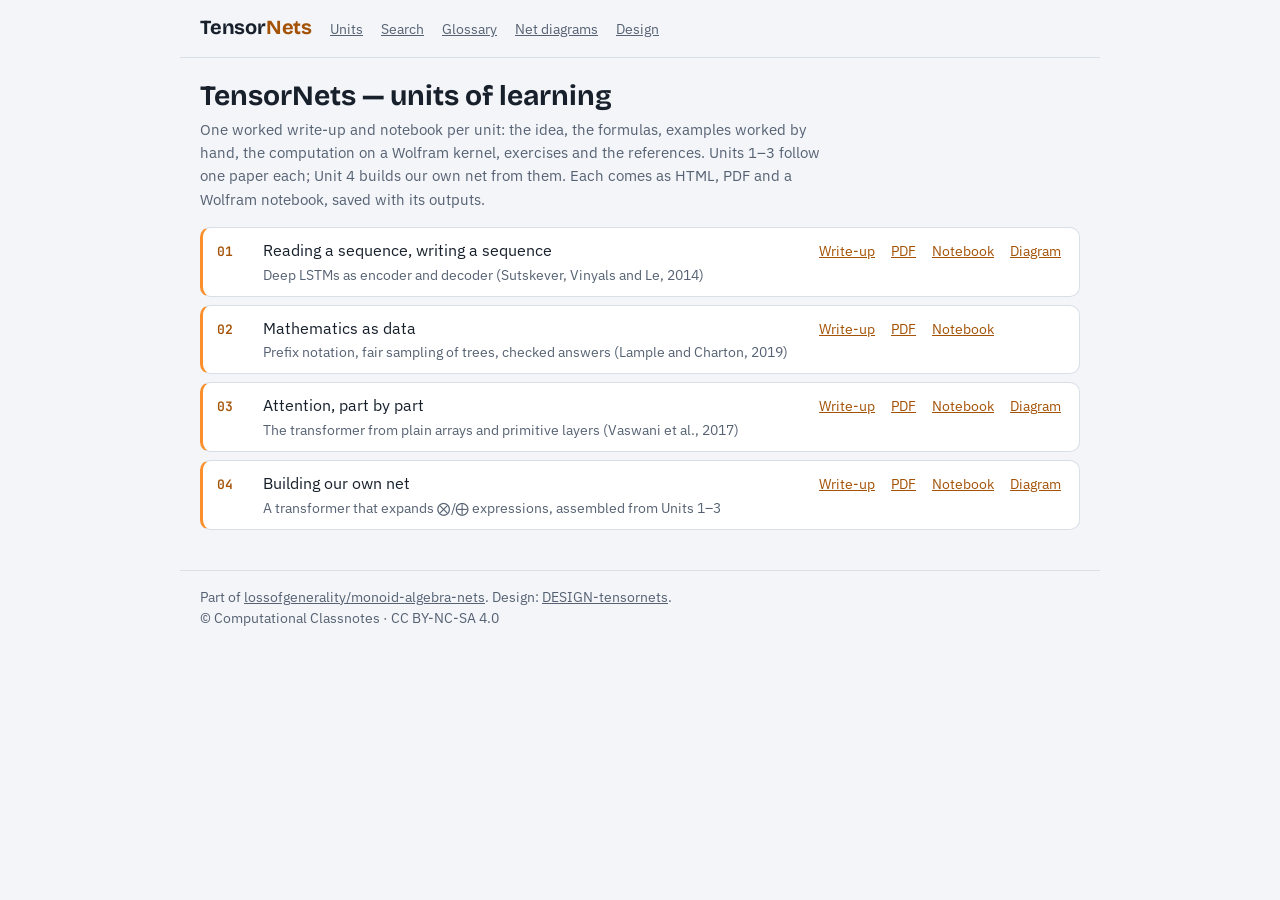
<file: index.html>
<!DOCTYPE html>
<html lang="en"><head><meta charset="utf-8"><meta name="viewport" content="width=device-width, initial-scale=1">
<title>TensorNets</title>
<meta http-equiv="refresh" content="0; url=docs/units/index.html">
</head><body style="font:16px system-ui;margin:40px">
<p><a href="docs/units/index.html">TensorNets · Units of learning</a> · <a href="docs/design.html">design</a> · <a href="docs/glossary.html">glossary</a> · <a href="docs/net-diagrams.html">net diagrams</a> · <a href="search.html">search</a></p>
<p>© 2026 Computational Classnotes · CC BY-NC-SA 4.0</p>
</body></html>
</file>
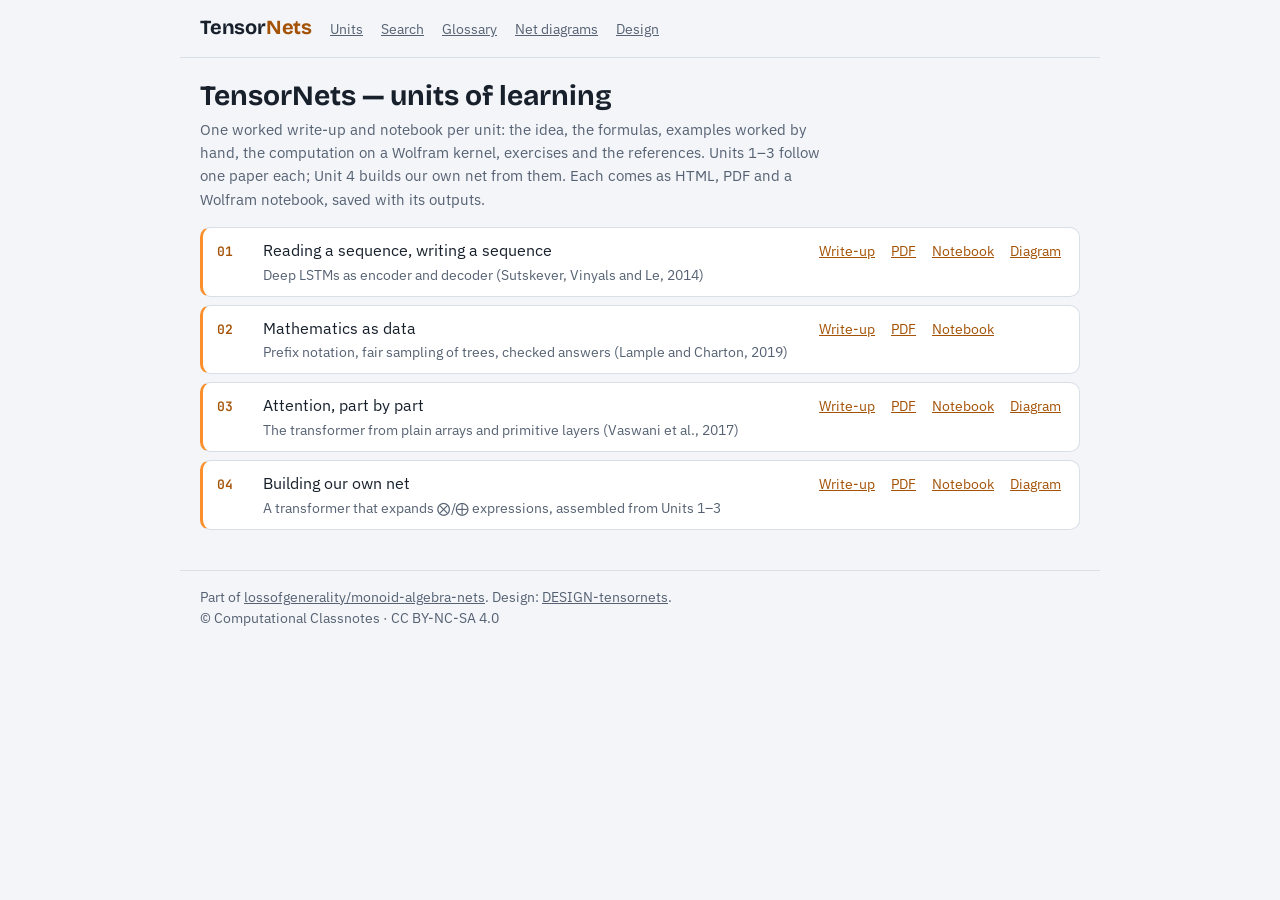
<file: docs/units/index.html>
<!DOCTYPE html>
<html lang="en"><head><meta charset="utf-8"><meta name="viewport" content="width=device-width, initial-scale=1">
<title>TensorNets — units of learning · Computational Classnotes</title>
<link rel="stylesheet" href="../../brand/ccn-tokens.css">
<style>
*{box-sizing:border-box} body{margin:0;background:var(--ccn-page);color:var(--ccn-ink);font:16px/1.55 var(--ccn-f-body)}
.top{display:flex;flex-wrap:wrap;gap:6px 18px;align-items:baseline;max-width:920px;margin:0 auto;padding:16px 20px;border-bottom:1px solid var(--ccn-line)}
.wm{font:700 20px/1.1 var(--ccn-f-display);letter-spacing:-.01em;white-space:nowrap;color:inherit;text-decoration:none} .wm b{color:var(--ccn-orange-ink)}
.top a.l{color:var(--ccn-soft);font-size:14px} .top a.l:first-of-type{margin-left:auto}
main{max-width:920px;margin:0 auto;padding:22px 20px 40px}
h1{font:700 clamp(24px,2.4vw,28px)/1.15 var(--ccn-f-display);margin:0 0 6px} .lede{color:var(--ccn-soft);font-size:15px;margin:0 0 16px;max-width:72ch}
footer{max-width:920px;margin:0 auto;padding:16px 20px 40px;color:var(--ccn-soft);font-size:13.5px;border-top:1px solid var(--ccn-line)} footer a{color:inherit}

ol{list-style:none;margin:0;padding:0;display:grid;gap:8px}
li{display:grid;grid-template-columns:34px 1fr auto;gap:12px;align-items:baseline;padding:10px 14px;background:var(--ccn-panel);border:1px solid var(--ccn-line);border-radius:10px}
li.on{border-left:3px solid var(--ccn-orange)}
.n{font:600 13px var(--ccn-f-mono);color:var(--ccn-soft)} li.on .n{color:var(--ccn-orange-ink)}
.t small{display:block;color:var(--ccn-soft);font-size:13.5px;margin-top:2px}
li .l{min-width:246px} .l a{color:var(--ccn-orange-ink);margin-left:12px;font-size:14px} li .l a:first-child{margin-left:0}
@media (max-width:640px){li{grid-template-columns:28px 1fr} li .l{grid-column:2;min-width:0} .l a:first-child{margin-left:0}}
</style></head><body>
<div class="top"><a class="wm" href="../../docs/units/index.html">Tensor<b>Nets</b></a><a class="l" href="../../docs/units/index.html">Units</a><a class="l" href="../../search.html">Search</a><a class="l" href="../../docs/glossary.html">Glossary</a><a class="l" href="../../docs/net-diagrams.html">Net diagrams</a><a class="l" href="../../docs/design.html">Design</a></div>
<main><h1>TensorNets — units of learning</h1><p class="lede">One worked write-up and notebook per unit: the idea, the formulas, examples worked by hand, the computation on a Wolfram kernel, exercises and the references. Units 1–3 follow one paper each; Unit 4 builds our own net from them. Each comes as HTML, PDF and a Wolfram notebook, saved with its outputs.</p><ol><li class="on"><span class="n">01</span><span class="t">Reading a sequence, writing a sequence<small>Deep LSTMs as encoder and decoder (Sutskever, Vinyals and Le, 2014)</small></span><span class="l"><a href="01-seq2seq.html">Write-up</a> <a href="01-seq2seq.pdf">PDF</a> <a href="../../unit1_seq2seq.nb" download>Notebook</a> <a href="https://lossofgenerality.github.io/ccn-nets/editor/net-diagram-editor.html?example=seq2seq">Diagram</a></span></li><li class="on"><span class="n">02</span><span class="t">Mathematics as data<small>Prefix notation, fair sampling of trees, checked answers (Lample and Charton, 2019)</small></span><span class="l"><a href="02-symbolic-data.html">Write-up</a> <a href="02-symbolic-data.pdf">PDF</a> <a href="../../unit2_symbolic_data.nb" download>Notebook</a></span></li><li class="on"><span class="n">03</span><span class="t">Attention, part by part<small>The transformer from plain arrays and primitive layers (Vaswani et al., 2017)</small></span><span class="l"><a href="03-transformer.html">Write-up</a> <a href="03-transformer.pdf">PDF</a> <a href="../../unit3_transformer.nb" download>Notebook</a> <a href="https://lossofgenerality.github.io/ccn-nets/editor/net-diagram-editor.html?example=transformer">Diagram</a></span></li><li class="on"><span class="n">04</span><span class="t">Building our own net<small>A transformer that expands ⨂/⨁ expressions, assembled from Units 1–3</small></span><span class="l"><a href="04-build-your-own.html">Write-up</a> <a href="04-build-your-own.pdf">PDF</a> <a href="../../unit4_build_your_own.nb" download>Notebook</a> <a href="https://lossofgenerality.github.io/ccn-nets/editor/net-diagram-editor.html?example=ownet">Diagram</a></span></li></ol></main>
<footer>Part of <a href="https://github.com/lossofgenerality/monoid-algebra-nets">lossofgenerality/monoid-algebra-nets</a>. Design: <a href="../design.html">DESIGN-tensornets</a>.<br>© Computational Classnotes · CC BY-NC-SA 4.0</footer>
</body></html>
</file>
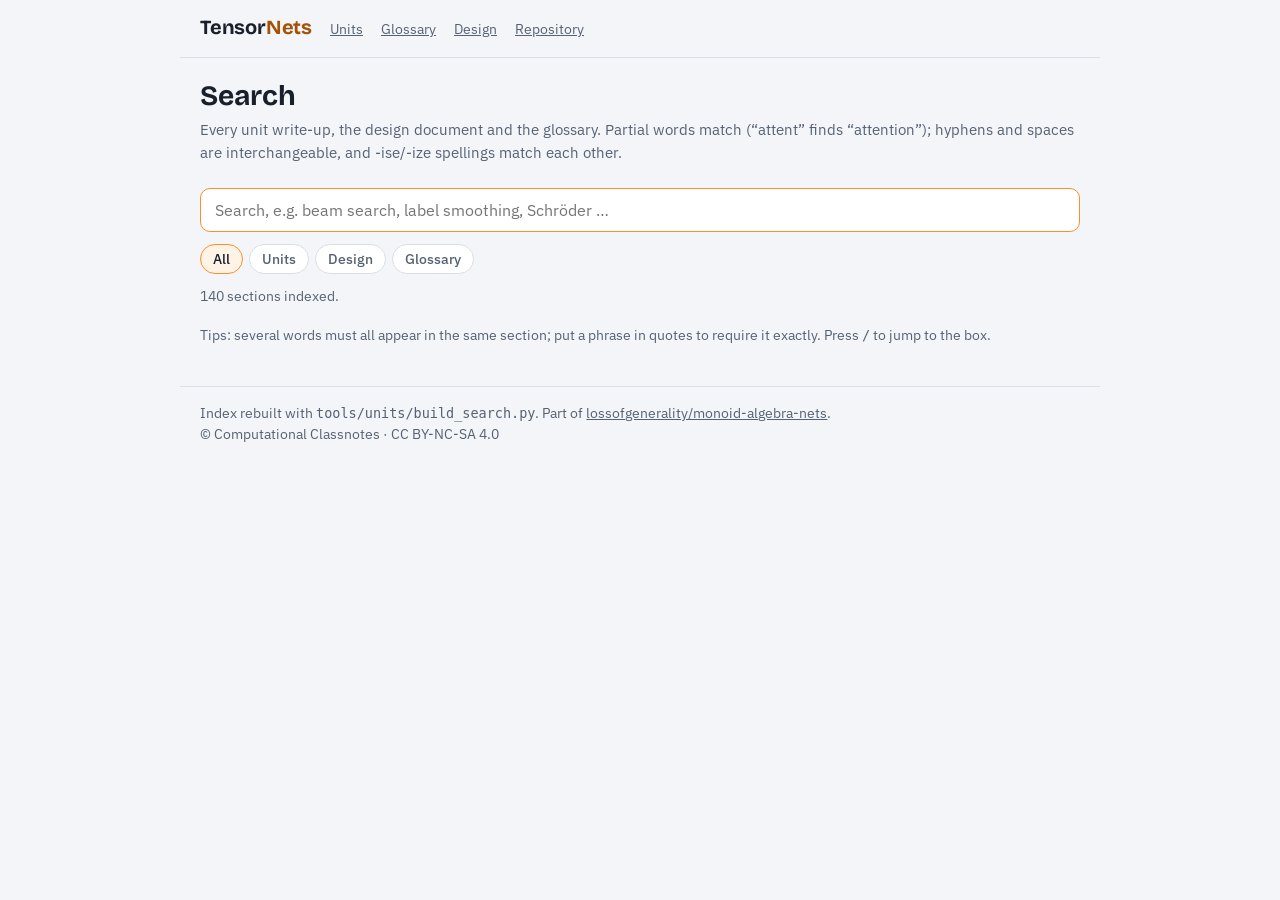
<file: search.html>
<!DOCTYPE html>
<html lang="en">
<head>
<meta charset="utf-8">
<meta name="viewport" content="width=device-width, initial-scale=1">
<title>Search — TensorNets · Computational Classnotes</title>
<link rel="stylesheet" href="brand/ccn-tokens.css">
<style>
*{box-sizing:border-box}
body{margin:0;background:var(--ccn-page);color:var(--ccn-ink);font:16px/1.55 var(--ccn-f-body)}
.top{display:flex;flex-wrap:wrap;gap:6px 18px;align-items:baseline;max-width:920px;margin:0 auto;padding:16px 20px;border-bottom:1px solid var(--ccn-line)}
.wm{font:700 20px/1.1 var(--ccn-f-display);letter-spacing:-.01em;white-space:nowrap;color:inherit;text-decoration:none}
.wm b{color:var(--ccn-orange-ink)}
.top a.l{color:var(--ccn-soft);font-size:14px} .top a.l:first-of-type{margin-left:auto}
main{max-width:920px;margin:0 auto;padding:22px 20px 40px}
h1{font:700 clamp(24px,2.4vw,28px)/1.15 var(--ccn-f-display);margin:0 0 6px}
p.lede{margin:0 0 16px;color:var(--ccn-soft);font-size:15px}
.box{display:flex;gap:8px;position:sticky;top:0;background:var(--ccn-page);padding:8px 0 10px;z-index:2}
#q{flex:1;font:16px var(--ccn-f-body);padding:11px 14px;border:1.5px solid var(--ccn-line);border-radius:10px;background:var(--ccn-panel);color:var(--ccn-ink);outline:none}
#q:focus{border-color:var(--ccn-orange)}
.filters{display:flex;flex-wrap:wrap;gap:6px;margin:2px 0 12px}
.filters button{font:500 13.5px var(--ccn-f-body);padding:5px 12px;border-radius:999px;border:1px solid var(--ccn-line);background:var(--ccn-panel);color:var(--ccn-soft);cursor:pointer}
.filters button.on{border-color:var(--ccn-orange);color:var(--ccn-ink);background:var(--ccn-orange-tint)}
#count{font-size:13.5px;color:var(--ccn-soft);margin:0 0 10px}
.r{display:block;text-decoration:none;color:inherit;background:var(--ccn-panel);border:1px solid var(--ccn-line);border-radius:10px;padding:12px 16px;margin-bottom:9px}
.r:hover,.r:focus{border-color:var(--ccn-orange);outline:none}
.r .src{font:600 11.5px var(--ccn-f-mono);letter-spacing:.06em;text-transform:uppercase;color:var(--ccn-orange-ink)}
.r .ttl{font:700 16.5px/1.3 var(--ccn-f-display);margin:2px 0 4px}
.r .ttl span{font:400 14px var(--ccn-f-body);color:var(--ccn-soft)}
.r .snip{font-size:14.5px;color:var(--ccn-ink)}
mark{background:#ffe0bf;color:inherit;border-radius:3px;padding:0 1px}
.empty{color:var(--ccn-soft);padding:20px 0}
.tips{font-size:13.5px;color:var(--ccn-soft);margin-top:18px}
footer{max-width:920px;margin:0 auto;padding:16px 20px 40px;color:var(--ccn-soft);font-size:13.5px;border-top:1px solid var(--ccn-line)}
footer a{color:inherit}
</style>
</head>
<body>
<div class="top"><a class="wm" href="docs/units/index.html">Tensor<b>Nets</b></a>
<a class="l" href="docs/units/index.html">Units</a><a class="l" href="docs/glossary.html">Glossary</a><a class="l" href="docs/design.html">Design</a><a class="l" href="https://github.com/lossofgenerality/monoid-algebra-nets">Repository</a></div>
<main>
<h1>Search</h1>
<p class="lede">Every unit write-up, the design document and the glossary. Partial words match (“attent” finds “attention”); hyphens and spaces are interchangeable, and -ise/-ize spellings match each other.</p>
<div class="box"><input id="q" type="search" placeholder="Search, e.g. beam search, label smoothing, Schröder …" autocomplete="off" autofocus aria-label="Search TensorNets"></div>
<div class="filters" role="group" aria-label="Filter by source">
<button data-f="" class="on">All</button><button data-f="Unit">Units</button><button data-f="Design">Design</button><button data-f="Glossary">Glossary</button></div>
<div id="count" aria-live="polite"></div>
<div id="res"></div>
<div class="tips">Tips: several words must all appear in the same section; put a phrase in quotes to require it exactly. Press <kbd>/</kbd> to jump to the box.</div>
</main>
<footer>Index rebuilt with <code>tools/units/build_search.py</code>. Part of <a href="https://github.com/lossofgenerality/monoid-algebra-nets">lossofgenerality/monoid-algebra-nets</a>.<br>© Computational Classnotes · CC BY-NC-SA 4.0</footer>
<script>
(() => {
  const SUB = { '₀':'0','₁':'1','₂':'2','₃':'3','₄':'4','₅':'5','₆':'6','₇':'7','₈':'8','₉':'9','⁰':'0','¹':'1','²':'2','³':'3','⁴':'4','⁵':'5','⁶':'6','⁷':'7','⁸':'8','⁹':'9','ₙ':'n','ₓ':'x' };
  // normalise a string, keeping a map from each normalised character back to the original index
  function norm(s) {
    let out = '', map = [];
    for (let i = 0; i < s.length; i++) {
      let c = SUB[s[i]] || s[i];
      c = c.normalize('NFD').replace(/[̀-ͯ]/g, '').toLowerCase();
      if (/[\-‐‑‒–—−_\s]/.test(c)) c = ' ';
      for (const ch of c) {
        if (ch === ' ' && out.endsWith(' ')) continue;
        out += ch; map.push(i);
      }
    }
    // -ise / -ize, -isation / -ization
    out = out.replace(/iz/g, 'is');
    return { out, map };
  }
  let DATA = [], filt = '';
  const $ = id => document.getElementById(id), q = $('q');
  const esc = s => s.replace(/[&<>"]/g, c => ({ '&': '&amp;', '<': '&lt;', '>': '&gt;', '"': '&quot;' }[c]));
  function terms(raw) {
    const t = [], re = /"([^"]+)"|(\S+)/g; let m;
    while ((m = re.exec(raw))) { const n = norm(m[1] || m[2]).out.trim(); if (n) t.push(n); }
    // a query typed with hyphens ("random-walk") also arrives as one phrase "random walk"
    return t;
  }
  function snippet(e, ts) {
    const N = e.nx || (e.nx = norm(e.x));
    let pos = -1, len = 0;
    for (const t of ts) { const p = N.out.indexOf(t); if (p >= 0 && (pos < 0 || p < pos)) { pos = p; len = t.length; } }
    if (pos < 0) return esc(e.x.slice(0, 200)) + (e.x.length > 200 ? ' …' : '');
    const a = N.map[pos], b = (N.map[pos + len - 1] ?? a) + 1;
    const from = Math.max(0, a - 90), to = Math.min(e.x.length, b + 140);
    let s = esc(e.x.slice(from, to));
    // highlight every term occurrence inside the window
    const W = norm(e.x.slice(from, to)), marks = [];
    for (const t of ts) { let p = -1; while ((p = W.out.indexOf(t, p + 1)) >= 0) marks.push([W.map[p], (W.map[p + t.length - 1] ?? W.map[p]) + 1]); }
    marks.sort((x, y) => x[0] - y[0]);
    const raw = e.x.slice(from, to); let html = '', at = 0;
    for (const [x, y] of marks) { if (x < at) continue; html += esc(raw.slice(at, x)) + '<mark>' + esc(raw.slice(x, y)) + '</mark>'; at = y; }
    html += esc(raw.slice(at));
    return (from > 0 ? '… ' : '') + html + (to < e.x.length ? ' …' : '');
  }
  function run() {
    const raw = q.value.trim(), ts = terms(raw), res = $('res');
    history.replaceState(null, '', raw ? '?q=' + encodeURIComponent(raw) : location.pathname);
    if (!ts.length) { res.innerHTML = ''; $('count').textContent = DATA.length + ' sections indexed.'; return; }
    const hits = [];
    for (const e of DATA) {
      if (filt && e.s !== filt) continue;
      const N = e.nx || (e.nx = norm(e.x)), H = e.nh || (e.nh = norm(e.t + ' ' + e.h).out);
      if (!ts.every(t => N.out.includes(t) || H.includes(t))) continue;
      let score = 0;
      for (const t of ts) { score += (H.includes(t) ? 8 : 0) + Math.min(5, N.out.split(t).length - 1); }
      if (ts.length > 1 && N.out.includes(ts.join(' '))) score += 10;
      hits.push([score, e]);
    }
    hits.sort((a, b) => b[0] - a[0]);
    $('count').textContent = hits.length ? hits.length + ' section' + (hits.length > 1 ? 's' : '') + ' found' : '';
    res.innerHTML = hits.length ? hits.slice(0, 60).map(([, e]) =>
      `<a class="r" href="${esc(e.u)}"><div class="src">${esc(e.s)} · ${esc(e.t)}</div><div class="ttl">${esc(e.h)}</div><div class="snip">${snippet(e, ts)}</div></a>`).join('')
      : '<div class="empty">No section contains all of these words. Try fewer words or part of a word.</div>';
  }
  document.querySelectorAll('.filters button').forEach(b => b.onclick = () => {
    document.querySelectorAll('.filters button').forEach(x => x.classList.toggle('on', x === b)); filt = b.dataset.f; run(); });
  let t; q.addEventListener('input', () => { clearTimeout(t); t = setTimeout(run, 120); });
  addEventListener('keydown', e => { if (e.key === '/' && document.activeElement !== q) { e.preventDefault(); q.focus(); q.select(); } });
  fetch('search-index.json').then(r => r.json()).then(d => {
    DATA = d; const p = new URLSearchParams(location.search).get('q'); if (p) q.value = p; run();
  }).catch(() => { $('count').textContent = 'The search index could not be loaded.'; });
})();
</script>
</body>
</html>
</file>
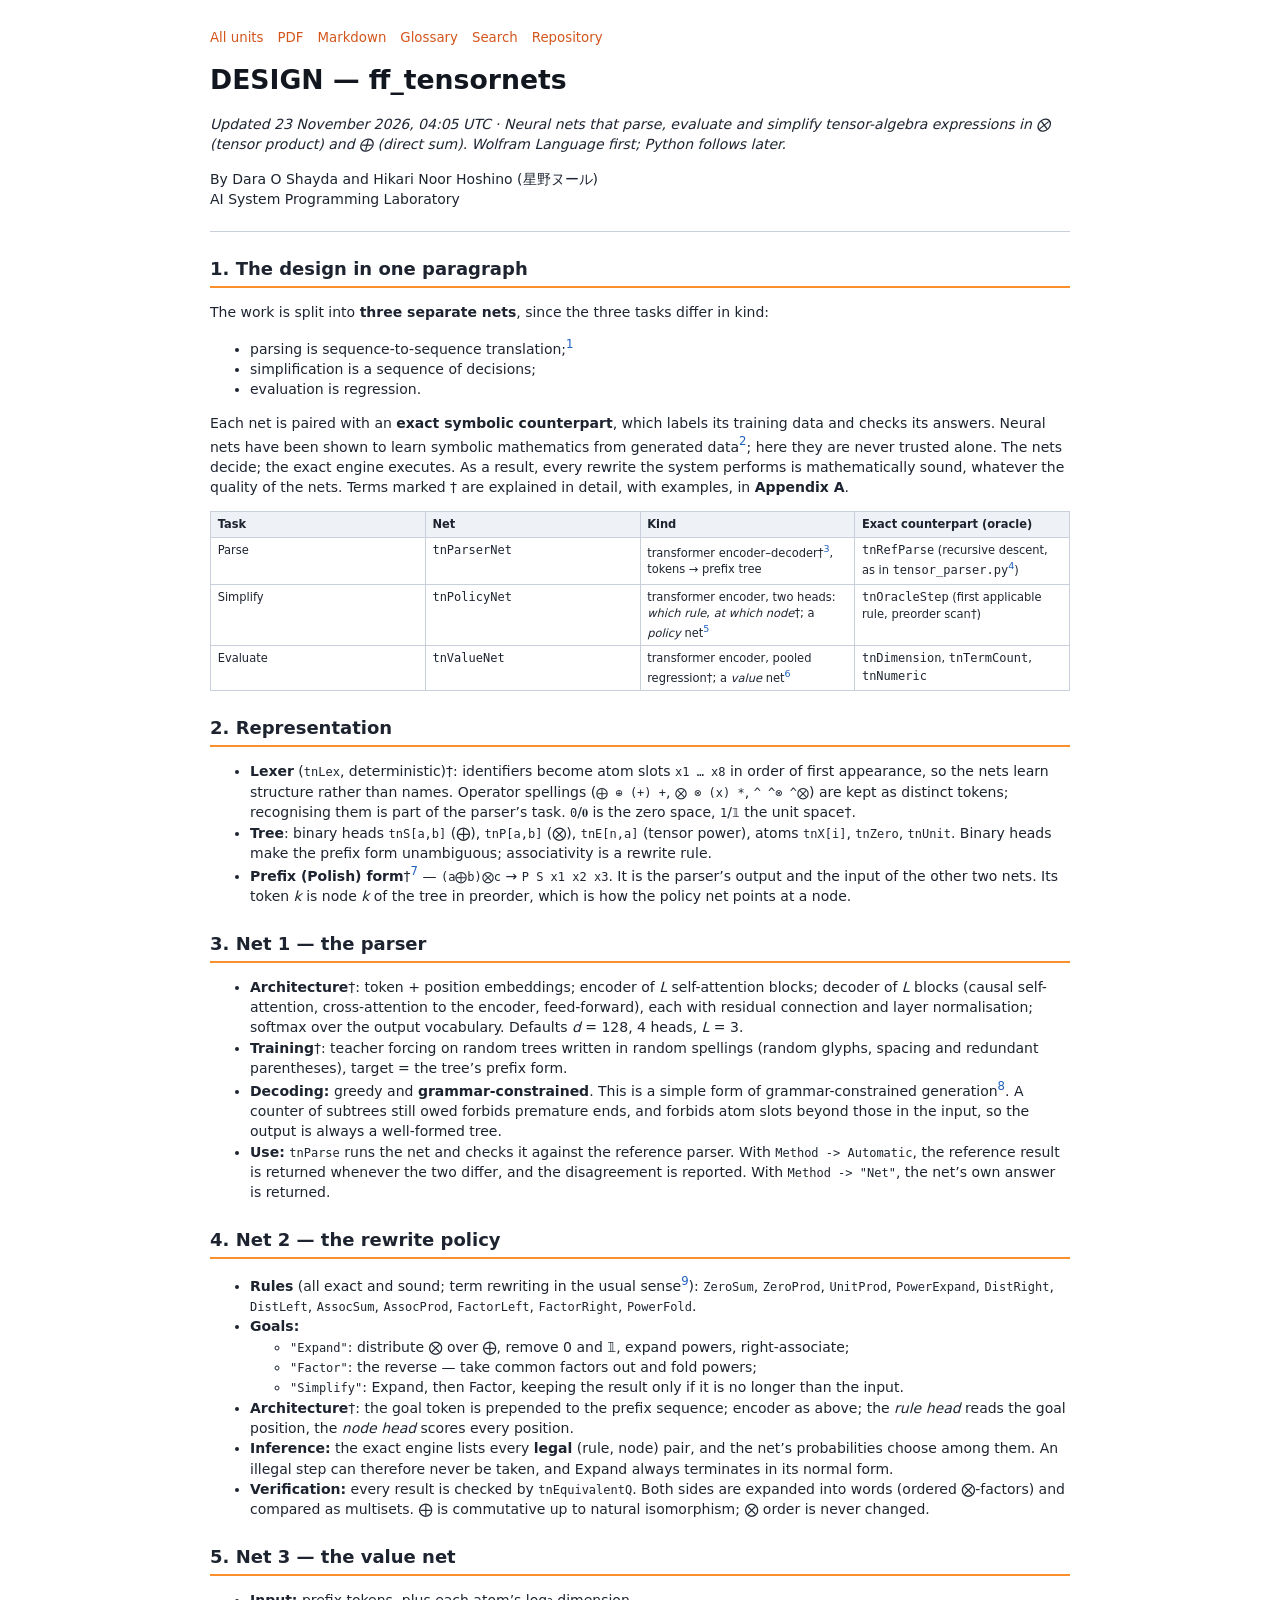
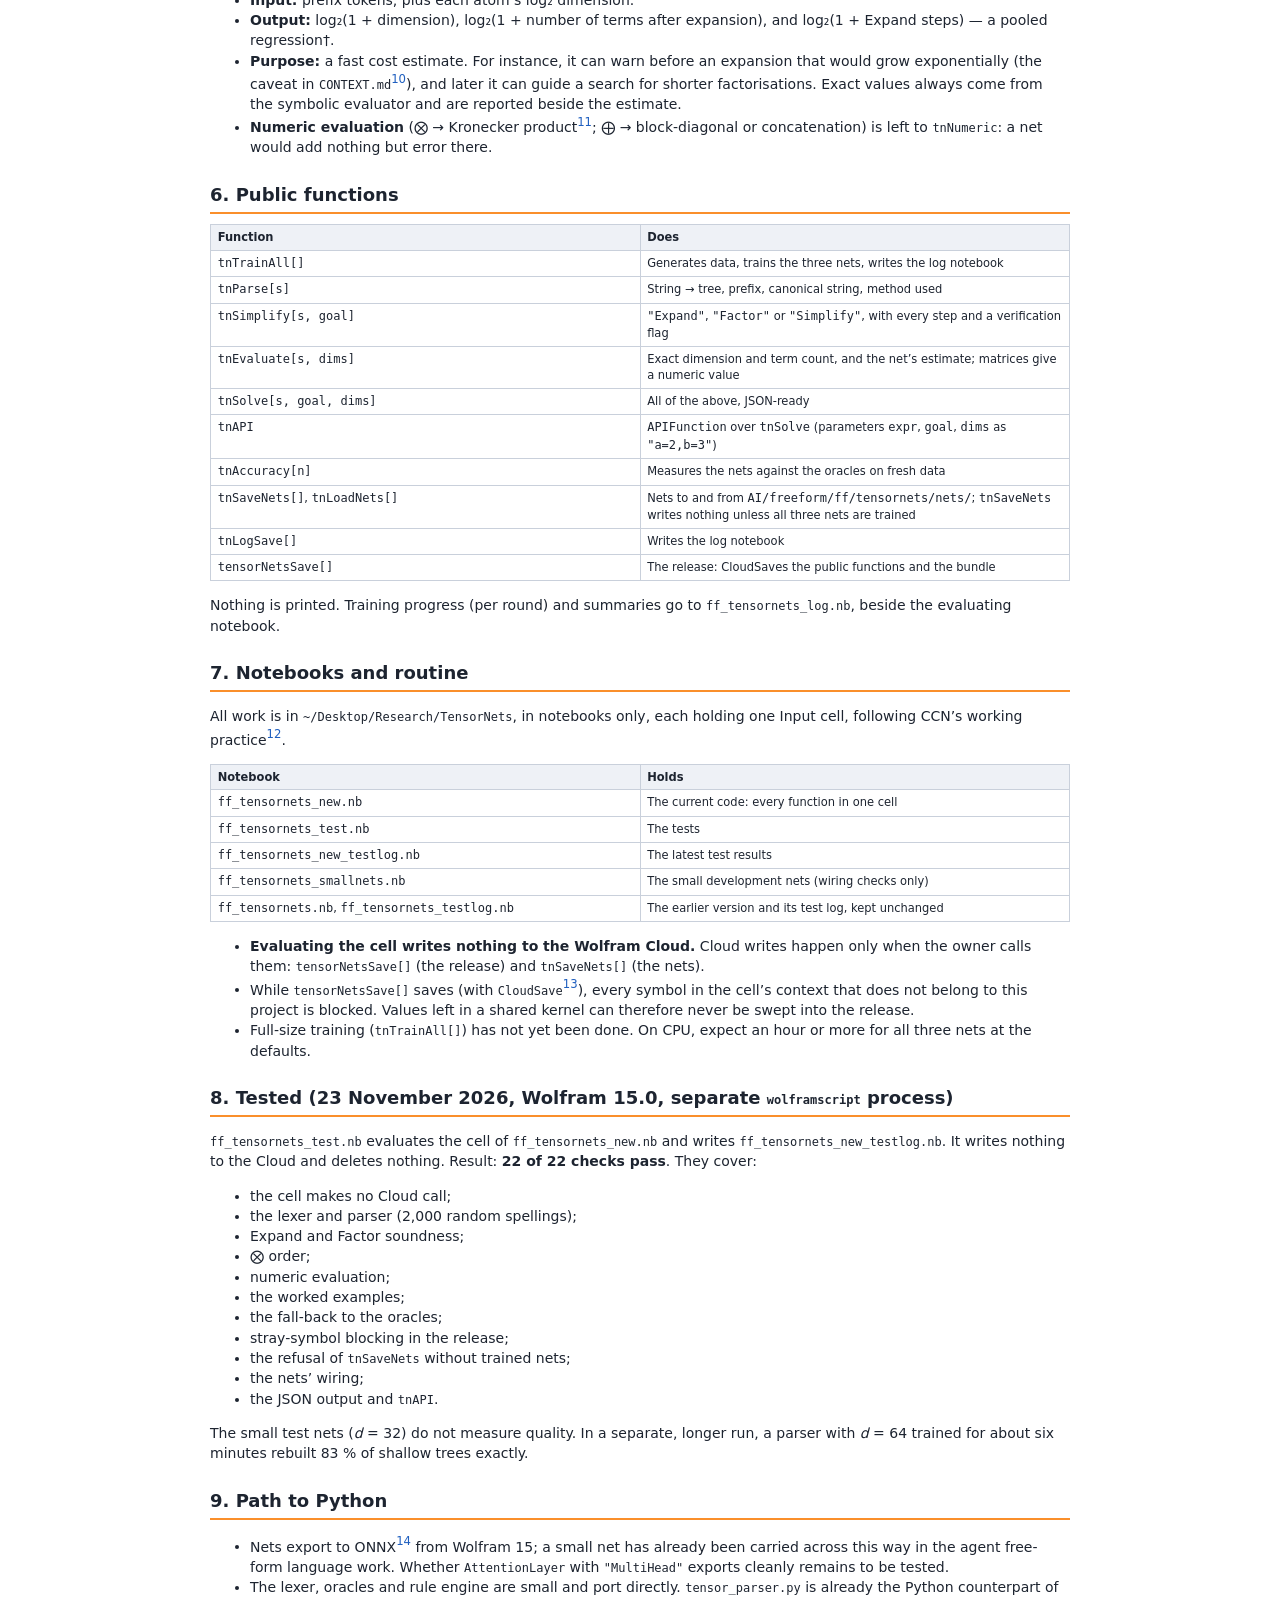
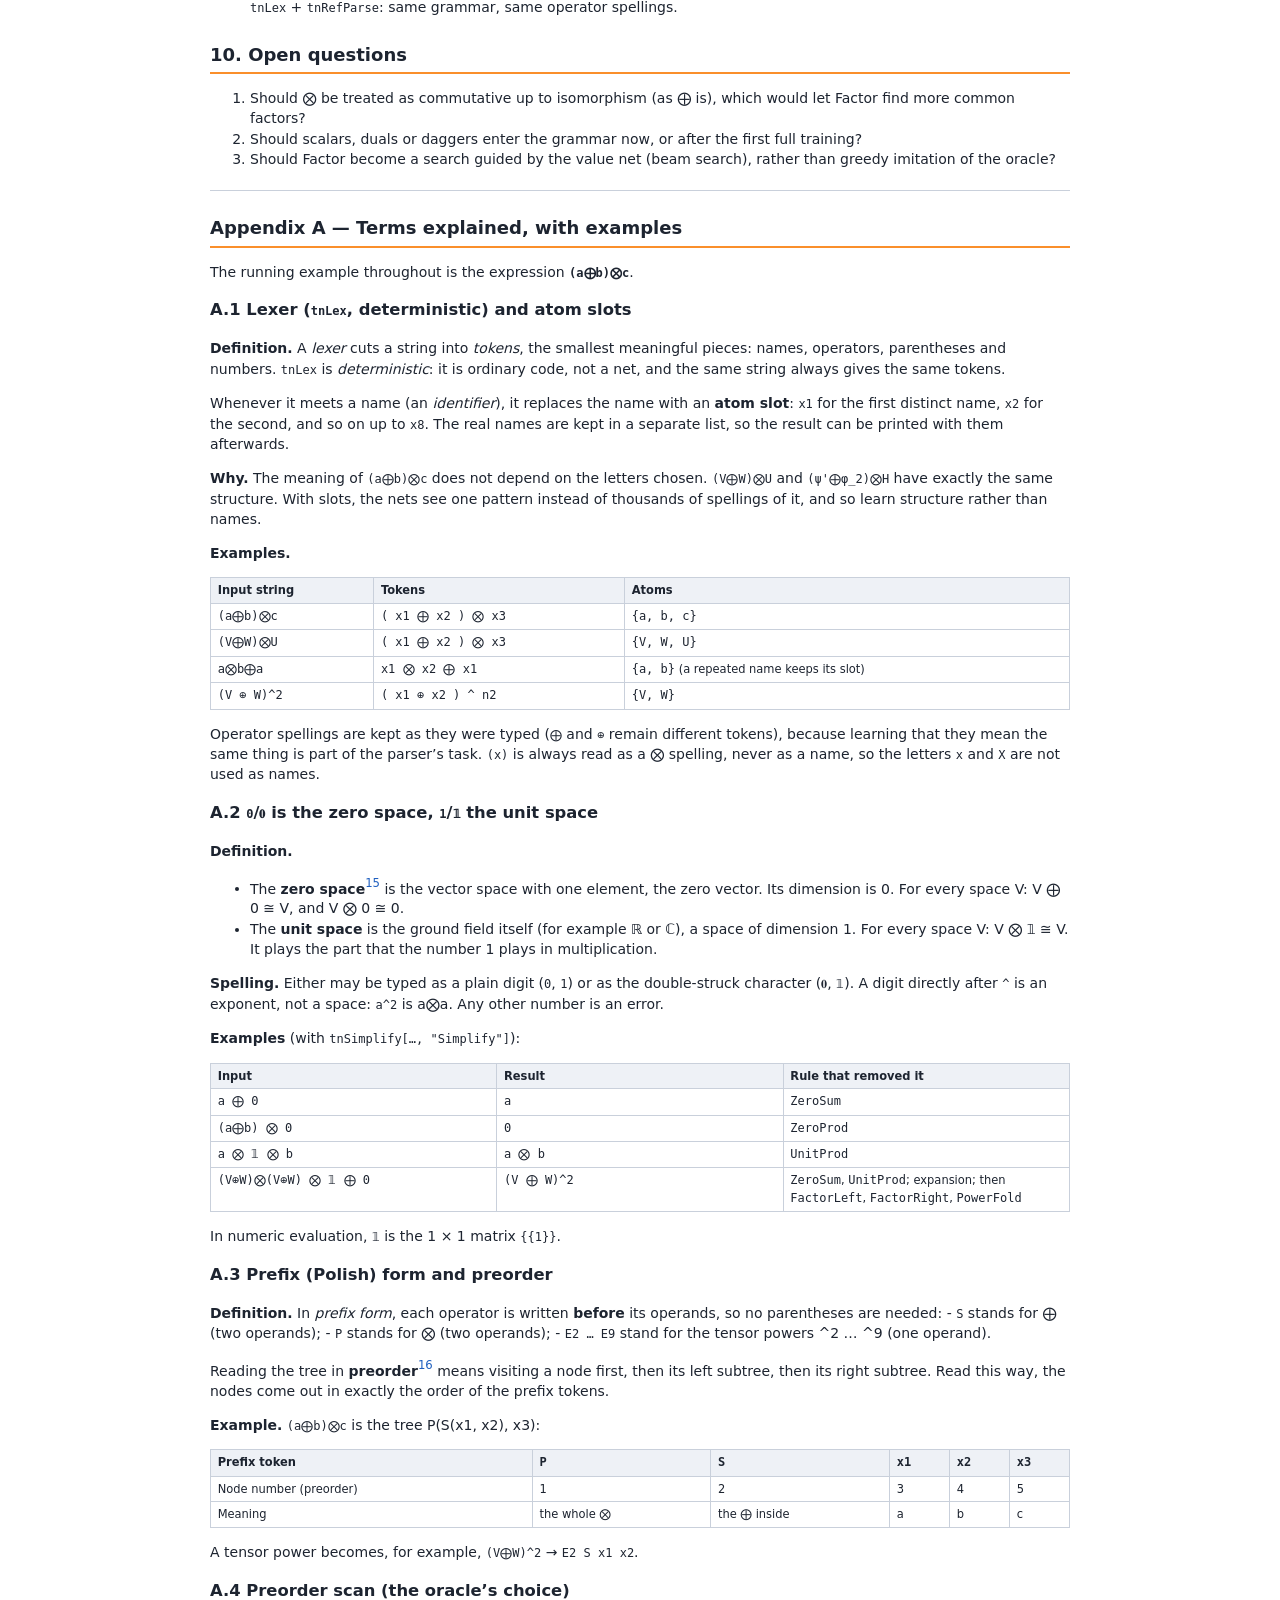
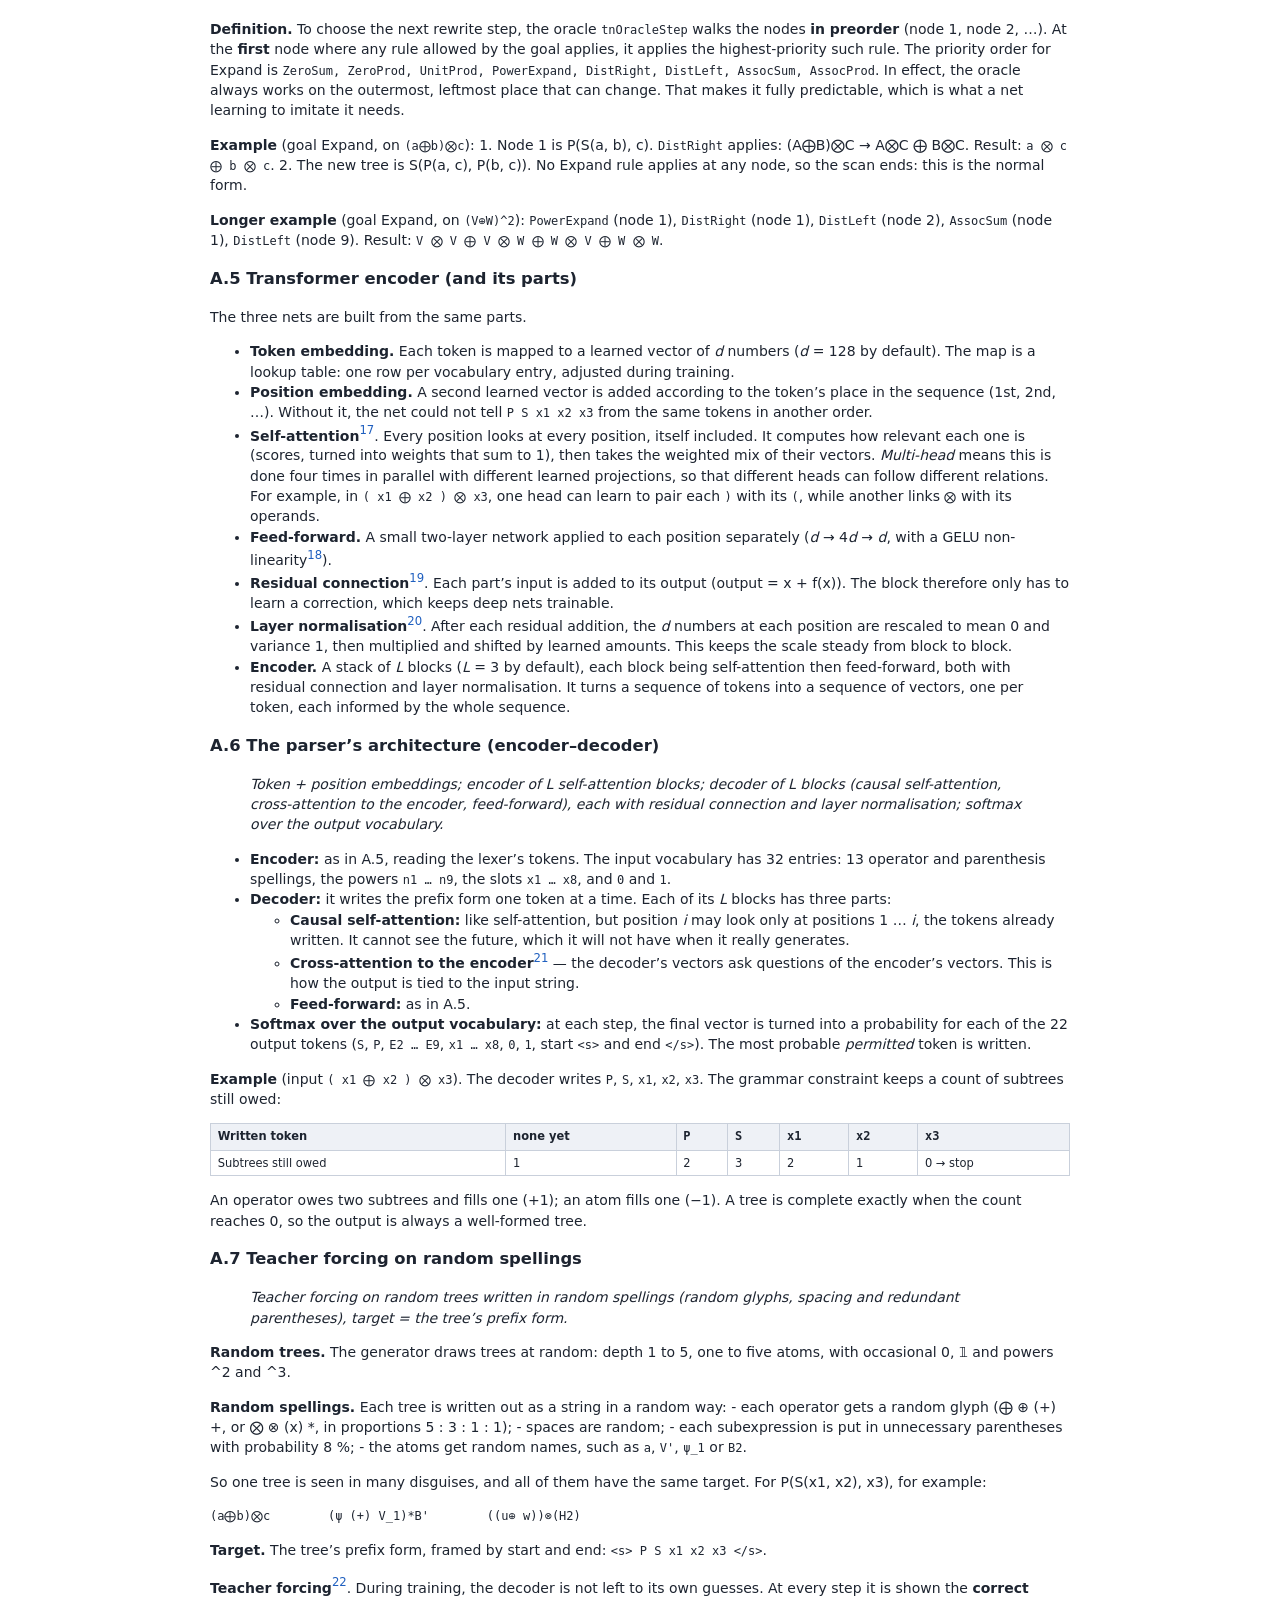
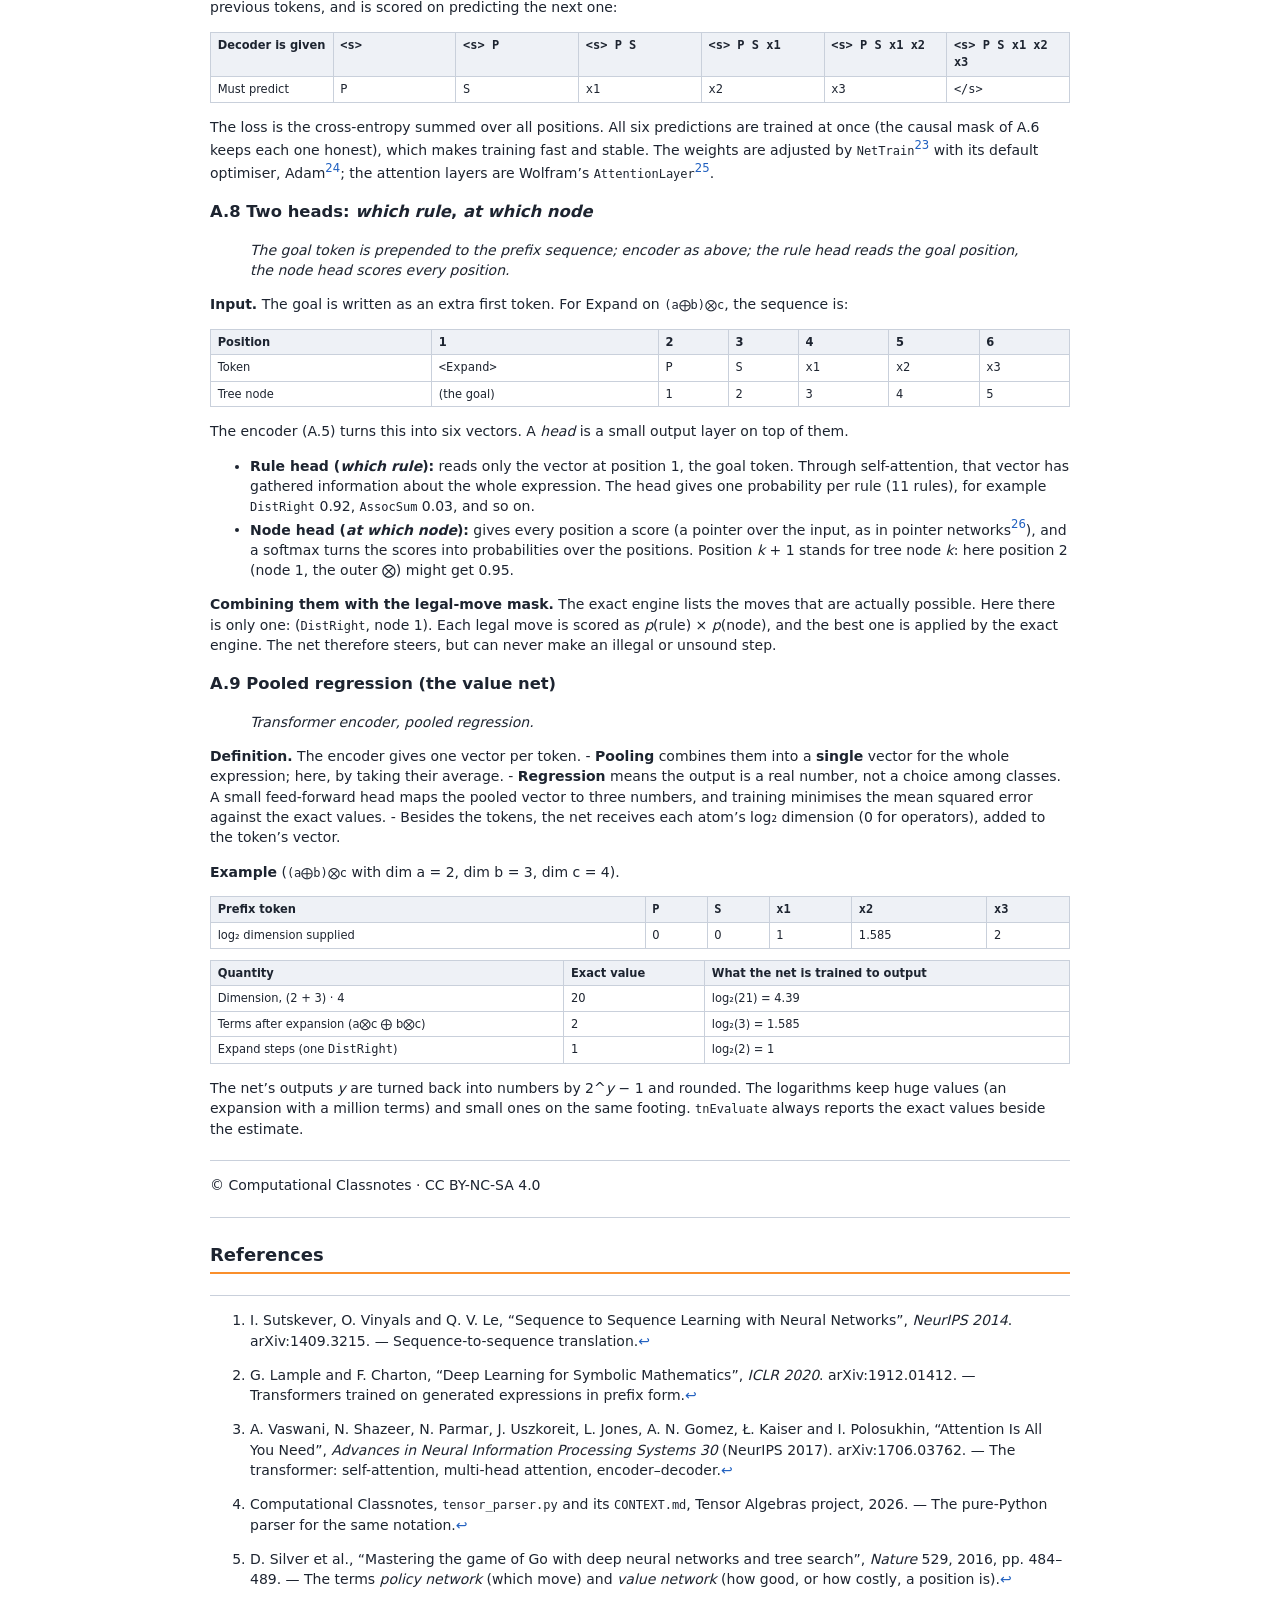
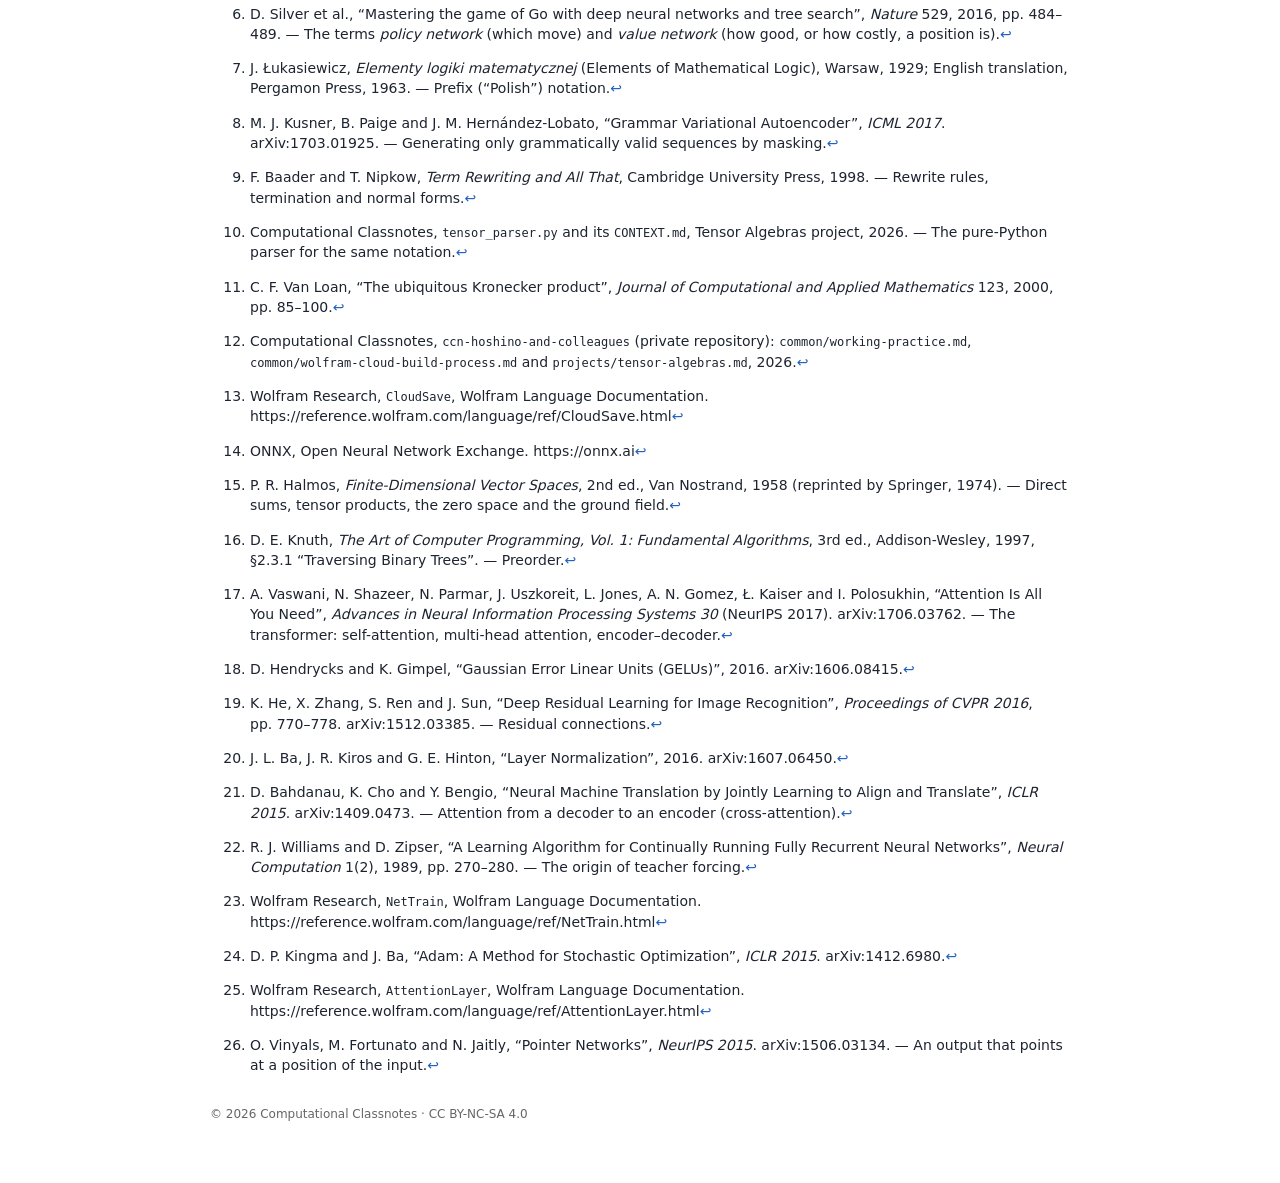
<file: docs/design.html>
<!DOCTYPE html>
<html lang="en"><head><meta charset="utf-8"><meta name="viewport" content="width=device-width, initial-scale=1"><title>DESIGN — ff_tensornets — Computational Classnotes</title><style>@page { size: A4; margin: 20mm 18mm 22mm 18mm;
  @bottom-center { content: "© 2026 Computational Classnotes · CC BY-NC-SA 4.0"; } }
body { font-family: "DejaVu Sans", sans-serif; font-size: 10.5pt; line-height: 1.45; color: #1d2430; }
h1 { font-size: 20pt; margin: 0 0 4pt; color: #11161f; }
h2 { font-size: 13.5pt; margin: 18pt 0 6pt; padding-bottom: 3pt; border-bottom: 2px solid rgb(250,143,43); break-after: avoid; }
p, li { orphans: 3; widows: 3; }
code { font-family: "DejaVu Sans Mono", monospace; font-size: 9pt; }
table { border-collapse: collapse; width: 100%; font-size: 8.6pt; margin: 8pt 0; break-inside: auto; }
th, td { border: 1px solid #c9d0db; padding: 3pt 5pt; vertical-align: top; text-align: left; }
th { background: #eef1f6; }
tr { break-inside: avoid; }
img { max-width: 100%; max-height: 105mm; display: block; margin: 4pt auto; }
figure { margin: 6pt 0; }
figcaption { display: none; }
math { font-family: "Latin Modern Math", "STIX Two Math", serif; }
math[display="block"] { display: block; margin: 8pt 0; font-size: 11pt; }
a { color: #1f5fbf; text-decoration: none; }
hr { border: 0; border-top: 1px solid #c9d0db; margin: 16pt 0 8pt; }
table { break-inside: avoid; }
body{max-width:860px;margin:0 auto;padding:28px 22px 60px;background:#fff} img{max-width:100%;height:auto}nav.wtop{font-size:10pt;margin-bottom:14px;display:flex;gap:14px;flex-wrap:wrap} nav.wtop a{color:rgb(212,86,28)} @media print{nav.wtop{display:none}}</style></head><body><nav class="wtop"><a href="units/index.html">All units</a><a href="../DESIGN-tensornets.pdf">PDF</a><a href="https://github.com/lossofgenerality/monoid-algebra-nets/blob/main/DESIGN-tensornets.md">Markdown</a><a href="glossary.html">Glossary</a><a href="../search.html">Search</a><a href="https://github.com/lossofgenerality/monoid-algebra-nets">Repository</a></nav><h1 id="design-ff_tensornets">DESIGN — ff_tensornets</h1>
<p><em>Updated 23 November 2026, 04:05 UTC · Neural nets that parse,
evaluate and simplify tensor-algebra expressions in ⨂ (tensor product)
and ⨁ (direct sum). Wolfram Language first; Python follows
later.</em></p>
<p>By Dara O Shayda and Hikari Noor Hoshino (星野ヌール)<br />
AI System Programming Laboratory</p>
<hr />
<h2 id="the-design-in-one-paragraph">1. The design in one paragraph</h2>
<p>The work is split into <strong>three separate nets</strong>, since
the three tasks differ in kind:</p>
<ul>
<li>parsing is sequence-to-sequence translation;<a href="#fn1"
class="footnote-ref" id="fnref1"
role="doc-noteref"><sup>1</sup></a></li>
<li>simplification is a sequence of decisions;</li>
<li>evaluation is regression.</li>
</ul>
<p>Each net is paired with an <strong>exact symbolic
counterpart</strong>, which labels its training data and checks its
answers. Neural nets have been shown to learn symbolic mathematics from
generated data<a href="#fn2" class="footnote-ref" id="fnref2"
role="doc-noteref"><sup>2</sup></a>; here they are never trusted alone.
The nets decide; the exact engine executes. As a result, every rewrite
the system performs is mathematically sound, whatever the quality of the
nets. Terms marked † are explained in detail, with examples, in
<strong>Appendix A</strong>.</p>
<table>
<colgroup>
<col style="width: 25%" />
<col style="width: 25%" />
<col style="width: 25%" />
<col style="width: 25%" />
</colgroup>
<thead>
<tr class="header">
<th>Task</th>
<th>Net</th>
<th>Kind</th>
<th>Exact counterpart (oracle)</th>
</tr>
</thead>
<tbody>
<tr class="odd">
<td>Parse</td>
<td><code>tnParserNet</code></td>
<td>transformer encoder–decoder†<a href="#fn3" class="footnote-ref"
id="fnref3" role="doc-noteref"><sup>3</sup></a>, tokens → prefix
tree</td>
<td><code>tnRefParse</code> (recursive descent, as in
<code>tensor_parser.py</code><a href="#fn4" class="footnote-ref"
id="fnref4" role="doc-noteref"><sup>4</sup></a>)</td>
</tr>
<tr class="even">
<td>Simplify</td>
<td><code>tnPolicyNet</code></td>
<td>transformer encoder, two heads: <em>which rule</em>, <em>at which
node</em>†; a <em>policy</em> net<a href="#fn5" class="footnote-ref"
id="fnref5" role="doc-noteref"><sup>5</sup></a></td>
<td><code>tnOracleStep</code> (first applicable rule, preorder
scan†)</td>
</tr>
<tr class="odd">
<td>Evaluate</td>
<td><code>tnValueNet</code></td>
<td>transformer encoder, pooled regression†; a <em>value</em> net<a
href="#fn6" class="footnote-ref" id="fnref6"
role="doc-noteref"><sup>6</sup></a></td>
<td><code>tnDimension</code>, <code>tnTermCount</code>,
<code>tnNumeric</code></td>
</tr>
</tbody>
</table>
<h2 id="representation">2. Representation</h2>
<ul>
<li><strong>Lexer</strong> (<code>tnLex</code>, deterministic)†:
identifiers become atom slots <code>x1 … x8</code> in order of first
appearance, so the nets learn structure rather than names. Operator
spellings (<code>⨁ ⊕ (+) +</code>, <code>⨂ ⊗ (x) *</code>,
<code>^ ^⊗ ^⨂</code>) are kept as distinct tokens; recognising them is
part of the parser’s task. <code>0</code>/<code>𝟎</code> is the zero
space, <code>1</code>/<code>𝟙</code> the unit space†.</li>
<li><strong>Tree</strong>: binary heads <code>tnS[a,b]</code> (⨁),
<code>tnP[a,b]</code> (⨂), <code>tnE[n,a]</code> (tensor power), atoms
<code>tnX[i]</code>, <code>tnZero</code>, <code>tnUnit</code>. Binary
heads make the prefix form unambiguous; associativity is a rewrite
rule.</li>
<li><strong>Prefix (Polish) form</strong>†<a href="#fn7"
class="footnote-ref" id="fnref7" role="doc-noteref"><sup>7</sup></a> —
<code>(a⨁b)⨂c</code> → <code>P S x1 x2 x3</code>. It is the parser’s
output and the input of the other two nets. Its token <em>k</em> is node
<em>k</em> of the tree in preorder, which is how the policy net points
at a node.</li>
</ul>
<h2 id="net-1-the-parser">3. Net 1 — the parser</h2>
<ul>
<li><strong>Architecture</strong>†: token + position embeddings; encoder
of <em>L</em> self-attention blocks; decoder of <em>L</em> blocks
(causal self-attention, cross-attention to the encoder, feed-forward),
each with residual connection and layer normalisation; softmax over the
output vocabulary. Defaults <em>d</em> = 128, 4 heads, <em>L</em> =
3.</li>
<li><strong>Training</strong>†: teacher forcing on random trees written
in random spellings (random glyphs, spacing and redundant parentheses),
target = the tree’s prefix form.</li>
<li><strong>Decoding:</strong> greedy and
<strong>grammar-constrained</strong>. This is a simple form of
grammar-constrained generation<a href="#fn8" class="footnote-ref"
id="fnref8" role="doc-noteref"><sup>8</sup></a>. A counter of subtrees
still owed forbids premature ends, and forbids atom slots beyond those
in the input, so the output is always a well-formed tree.</li>
<li><strong>Use:</strong> <code>tnParse</code> runs the net and checks
it against the reference parser. With
<code>Method -&gt; Automatic</code>, the reference result is returned
whenever the two differ, and the disagreement is reported. With
<code>Method -&gt; "Net"</code>, the net’s own answer is returned.</li>
</ul>
<h2 id="net-2-the-rewrite-policy">4. Net 2 — the rewrite policy</h2>
<ul>
<li><strong>Rules</strong> (all exact and sound; term rewriting in the
usual sense<a href="#fn9" class="footnote-ref" id="fnref9"
role="doc-noteref"><sup>9</sup></a>): <code>ZeroSum</code>,
<code>ZeroProd</code>, <code>UnitProd</code>, <code>PowerExpand</code>,
<code>DistRight</code>, <code>DistLeft</code>, <code>AssocSum</code>,
<code>AssocProd</code>, <code>FactorLeft</code>,
<code>FactorRight</code>, <code>PowerFold</code>.</li>
<li><strong>Goals:</strong>
<ul>
<li><code>"Expand"</code>: distribute ⨂ over ⨁, remove 0 and 𝟙, expand
powers, right-associate;</li>
<li><code>"Factor"</code>: the reverse — take common factors out and
fold powers;</li>
<li><code>"Simplify"</code>: Expand, then Factor, keeping the result
only if it is no longer than the input.</li>
</ul></li>
<li><strong>Architecture</strong>†: the goal token is prepended to the
prefix sequence; encoder as above; the <em>rule head</em> reads the goal
position, the <em>node head</em> scores every position.</li>
<li><strong>Inference:</strong> the exact engine lists every
<strong>legal</strong> (rule, node) pair, and the net’s probabilities
choose among them. An illegal step can therefore never be taken, and
Expand always terminates in its normal form.</li>
<li><strong>Verification:</strong> every result is checked by
<code>tnEquivalentQ</code>. Both sides are expanded into words (ordered
⨂-factors) and compared as multisets. ⨁ is commutative up to natural
isomorphism; ⨂ order is never changed.</li>
</ul>
<h2 id="net-3-the-value-net">5. Net 3 — the value net</h2>
<ul>
<li><strong>Input:</strong> prefix tokens, plus each atom’s log₂
dimension.</li>
<li><strong>Output:</strong> log₂(1 + dimension), log₂(1 + number of
terms after expansion), and log₂(1 + Expand steps) — a pooled
regression†.</li>
<li><strong>Purpose:</strong> a fast cost estimate. For instance, it can
warn before an expansion that would grow exponentially (the caveat in
<code>CONTEXT.md</code><a href="#fn10" class="footnote-ref" id="fnref10"
role="doc-noteref"><sup>10</sup></a>), and later it can guide a search
for shorter factorisations. Exact values always come from the symbolic
evaluator and are reported beside the estimate.</li>
<li><strong>Numeric evaluation</strong> (⨂ → Kronecker product<a
href="#fn11" class="footnote-ref" id="fnref11"
role="doc-noteref"><sup>11</sup></a>; ⨁ → block-diagonal or
concatenation) is left to <code>tnNumeric</code>: a net would add
nothing but error there.</li>
</ul>
<h2 id="public-functions">6. Public functions</h2>
<table>
<colgroup>
<col style="width: 50%" />
<col style="width: 50%" />
</colgroup>
<thead>
<tr class="header">
<th>Function</th>
<th>Does</th>
</tr>
</thead>
<tbody>
<tr class="odd">
<td><code>tnTrainAll[]</code></td>
<td>Generates data, trains the three nets, writes the log notebook</td>
</tr>
<tr class="even">
<td><code>tnParse[s]</code></td>
<td>String → tree, prefix, canonical string, method used</td>
</tr>
<tr class="odd">
<td><code>tnSimplify[s, goal]</code></td>
<td><code>"Expand"</code>, <code>"Factor"</code> or
<code>"Simplify"</code>, with every step and a verification flag</td>
</tr>
<tr class="even">
<td><code>tnEvaluate[s, dims]</code></td>
<td>Exact dimension and term count, and the net’s estimate; matrices
give a numeric value</td>
</tr>
<tr class="odd">
<td><code>tnSolve[s, goal, dims]</code></td>
<td>All of the above, JSON-ready</td>
</tr>
<tr class="even">
<td><code>tnAPI</code></td>
<td><code>APIFunction</code> over <code>tnSolve</code> (parameters
<code>expr</code>, <code>goal</code>, <code>dims</code> as
<code>"a=2,b=3"</code>)</td>
</tr>
<tr class="odd">
<td><code>tnAccuracy[n]</code></td>
<td>Measures the nets against the oracles on fresh data</td>
</tr>
<tr class="even">
<td><code>tnSaveNets[]</code>, <code>tnLoadNets[]</code></td>
<td>Nets to and from <code>AI/freeform/ff/tensornets/nets/</code>;
<code>tnSaveNets</code> writes nothing unless all three nets are
trained</td>
</tr>
<tr class="odd">
<td><code>tnLogSave[]</code></td>
<td>Writes the log notebook</td>
</tr>
<tr class="even">
<td><code>tensorNetsSave[]</code></td>
<td>The release: CloudSaves the public functions and the bundle</td>
</tr>
</tbody>
</table>
<p>Nothing is printed. Training progress (per round) and summaries go to
<code>ff_tensornets_log.nb</code>, beside the evaluating notebook.</p>
<h2 id="notebooks-and-routine">7. Notebooks and routine</h2>
<p>All work is in <code>~/Desktop/Research/TensorNets</code>, in
notebooks only, each holding one Input cell, following CCN’s working
practice<a href="#fn12" class="footnote-ref" id="fnref12"
role="doc-noteref"><sup>12</sup></a>.</p>
<table>
<colgroup>
<col style="width: 50%" />
<col style="width: 50%" />
</colgroup>
<thead>
<tr class="header">
<th>Notebook</th>
<th>Holds</th>
</tr>
</thead>
<tbody>
<tr class="odd">
<td><code>ff_tensornets_new.nb</code></td>
<td>The current code: every function in one cell</td>
</tr>
<tr class="even">
<td><code>ff_tensornets_test.nb</code></td>
<td>The tests</td>
</tr>
<tr class="odd">
<td><code>ff_tensornets_new_testlog.nb</code></td>
<td>The latest test results</td>
</tr>
<tr class="even">
<td><code>ff_tensornets_smallnets.nb</code></td>
<td>The small development nets (wiring checks only)</td>
</tr>
<tr class="odd">
<td><code>ff_tensornets.nb</code>,
<code>ff_tensornets_testlog.nb</code></td>
<td>The earlier version and its test log, kept unchanged</td>
</tr>
</tbody>
</table>
<ul>
<li><strong>Evaluating the cell writes nothing to the Wolfram
Cloud.</strong> Cloud writes happen only when the owner calls them:
<code>tensorNetsSave[]</code> (the release) and
<code>tnSaveNets[]</code> (the nets).</li>
<li>While <code>tensorNetsSave[]</code> saves (with
<code>CloudSave</code><a href="#fn13" class="footnote-ref" id="fnref13"
role="doc-noteref"><sup>13</sup></a>), every symbol in the cell’s
context that does not belong to this project is blocked. Values left in
a shared kernel can therefore never be swept into the release.</li>
<li>Full-size training (<code>tnTrainAll[]</code>) has not yet been
done. On CPU, expect an hour or more for all three nets at the
defaults.</li>
</ul>
<h2
id="tested-23-november-2026-wolfram-15.0-separate-wolframscript-process">8.
Tested (23 November 2026, Wolfram 15.0, separate
<code>wolframscript</code> process)</h2>
<p><code>ff_tensornets_test.nb</code> evaluates the cell of
<code>ff_tensornets_new.nb</code> and writes
<code>ff_tensornets_new_testlog.nb</code>. It writes nothing to the
Cloud and deletes nothing. Result: <strong>22 of 22 checks
pass</strong>. They cover:</p>
<ul>
<li>the cell makes no Cloud call;</li>
<li>the lexer and parser (2,000 random spellings);</li>
<li>Expand and Factor soundness;</li>
<li>⨂ order;</li>
<li>numeric evaluation;</li>
<li>the worked examples;</li>
<li>the fall-back to the oracles;</li>
<li>stray-symbol blocking in the release;</li>
<li>the refusal of <code>tnSaveNets</code> without trained nets;</li>
<li>the nets’ wiring;</li>
<li>the JSON output and <code>tnAPI</code>.</li>
</ul>
<p>The small test nets (<em>d</em> = 32) do not measure quality. In a
separate, longer run, a parser with <em>d</em> = 64 trained for about
six minutes rebuilt 83 % of shallow trees exactly.</p>
<h2 id="path-to-python">9. Path to Python</h2>
<ul>
<li>Nets export to ONNX<a href="#fn14" class="footnote-ref" id="fnref14"
role="doc-noteref"><sup>14</sup></a> from Wolfram 15; a small net has
already been carried across this way in the agent free-form language
work. Whether <code>AttentionLayer</code> with <code>"MultiHead"</code>
exports cleanly remains to be tested.</li>
<li>The lexer, oracles and rule engine are small and port directly.
<code>tensor_parser.py</code> is already the Python counterpart of
<code>tnLex</code> + <code>tnRefParse</code>: same grammar, same
operator spellings.</li>
</ul>
<h2 id="open-questions">10. Open questions</h2>
<ol type="1">
<li>Should ⨂ be treated as commutative up to isomorphism (as ⨁ is),
which would let Factor find more common factors?</li>
<li>Should scalars, duals or daggers enter the grammar now, or after the
first full training?</li>
<li>Should Factor become a search guided by the value net (beam search),
rather than greedy imitation of the oracle?</li>
</ol>
<hr />
<h2 id="appendix-a-terms-explained-with-examples">Appendix A — Terms
explained, with examples</h2>
<p>The running example throughout is the expression
<strong><code>(a⨁b)⨂c</code></strong>.</p>
<h3 id="a.1-lexer-tnlex-deterministic-and-atom-slots">A.1 Lexer
(<code>tnLex</code>, deterministic) and atom slots</h3>
<p><strong>Definition.</strong> A <em>lexer</em> cuts a string into
<em>tokens</em>, the smallest meaningful pieces: names, operators,
parentheses and numbers. <code>tnLex</code> is <em>deterministic</em>:
it is ordinary code, not a net, and the same string always gives the
same tokens.</p>
<p>Whenever it meets a name (an <em>identifier</em>), it replaces the
name with an <strong>atom slot</strong>: <code>x1</code> for the first
distinct name, <code>x2</code> for the second, and so on up to
<code>x8</code>. The real names are kept in a separate list, so the
result can be printed with them afterwards.</p>
<p><strong>Why.</strong> The meaning of <code>(a⨁b)⨂c</code> does not
depend on the letters chosen. <code>(V⨁W)⨂U</code> and
<code>(ψ'⨁φ_2)⨂H</code> have exactly the same structure. With slots, the
nets see one pattern instead of thousands of spellings of it, and so
learn structure rather than names.</p>
<p><strong>Examples.</strong></p>
<table>
<thead>
<tr class="header">
<th>Input string</th>
<th>Tokens</th>
<th>Atoms</th>
</tr>
</thead>
<tbody>
<tr class="odd">
<td><code>(a⨁b)⨂c</code></td>
<td><code>( x1 ⨁ x2 ) ⨂ x3</code></td>
<td><code>{a, b, c}</code></td>
</tr>
<tr class="even">
<td><code>(V⨁W)⨂U</code></td>
<td><code>( x1 ⨁ x2 ) ⨂ x3</code></td>
<td><code>{V, W, U}</code></td>
</tr>
<tr class="odd">
<td><code>a⨂b⨁a</code></td>
<td><code>x1 ⨂ x2 ⨁ x1</code></td>
<td><code>{a, b}</code> (a repeated name keeps its slot)</td>
</tr>
<tr class="even">
<td><code>(V ⊕ W)^2</code></td>
<td><code>( x1 ⊕ x2 ) ^ n2</code></td>
<td><code>{V, W}</code></td>
</tr>
</tbody>
</table>
<p>Operator spellings are kept as they were typed (<code>⨁</code> and
<code>⊕</code> remain different tokens), because learning that they mean
the same thing is part of the parser’s task. <code>(x)</code> is always
read as a ⨂ spelling, never as a name, so the letters <code>x</code> and
<code>X</code> are not used as names.</p>
<h3 id="a.2-0𝟎-is-the-zero-space-1𝟙-the-unit-space">A.2
<code>0</code>/<code>𝟎</code> is the zero space,
<code>1</code>/<code>𝟙</code> the unit space</h3>
<p><strong>Definition.</strong></p>
<ul>
<li>The <strong>zero space</strong><a href="#fn15" class="footnote-ref"
id="fnref15" role="doc-noteref"><sup>15</sup></a> is the vector space
with one element, the zero vector. Its dimension is 0. For every space
V: V ⨁ 0 ≅ V, and V ⨂ 0 ≅ 0.</li>
<li>The <strong>unit space</strong> is the ground field itself (for
example ℝ or ℂ), a space of dimension 1. For every space V: V ⨂ 𝟙 ≅ V.
It plays the part that the number 1 plays in multiplication.</li>
</ul>
<p><strong>Spelling.</strong> Either may be typed as a plain digit
(<code>0</code>, <code>1</code>) or as the double-struck character
(<code>𝟎</code>, <code>𝟙</code>). A digit directly after <code>^</code>
is an exponent, not a space: <code>a^2</code> is a⨂a. Any other number
is an error.</p>
<p><strong>Examples</strong> (with
<code>tnSimplify[…, "Simplify"]</code>):</p>
<table>
<colgroup>
<col style="width: 33%" />
<col style="width: 33%" />
<col style="width: 33%" />
</colgroup>
<thead>
<tr class="header">
<th>Input</th>
<th>Result</th>
<th>Rule that removed it</th>
</tr>
</thead>
<tbody>
<tr class="odd">
<td><code>a ⨁ 0</code></td>
<td><code>a</code></td>
<td><code>ZeroSum</code></td>
</tr>
<tr class="even">
<td><code>(a⨁b) ⨂ 0</code></td>
<td><code>0</code></td>
<td><code>ZeroProd</code></td>
</tr>
<tr class="odd">
<td><code>a ⨂ 𝟙 ⨂ b</code></td>
<td><code>a ⨂ b</code></td>
<td><code>UnitProd</code></td>
</tr>
<tr class="even">
<td><code>(V⊕W)⨂(V⊕W) ⨂ 𝟙 ⨁ 0</code></td>
<td><code>(V ⨁ W)^2</code></td>
<td><code>ZeroSum</code>, <code>UnitProd</code>; expansion; then
<code>FactorLeft</code>, <code>FactorRight</code>,
<code>PowerFold</code></td>
</tr>
</tbody>
</table>
<p>In numeric evaluation, <code>𝟙</code> is the 1 × 1 matrix
<code>{{1}}</code>.</p>
<h3 id="a.3-prefix-polish-form-and-preorder">A.3 Prefix (Polish) form
and preorder</h3>
<p><strong>Definition.</strong> In <em>prefix form</em>, each operator
is written <strong>before</strong> its operands, so no parentheses are
needed: - <code>S</code> stands for ⨁ (two operands); - <code>P</code>
stands for ⨂ (two operands); - <code>E2 … E9</code> stand for the tensor
powers ^2 … ^9 (one operand).</p>
<p>Reading the tree in <strong>preorder</strong><a href="#fn16"
class="footnote-ref" id="fnref16" role="doc-noteref"><sup>16</sup></a>
means visiting a node first, then its left subtree, then its right
subtree. Read this way, the nodes come out in exactly the order of the
prefix tokens.</p>
<p><strong>Example.</strong> <code>(a⨁b)⨂c</code> is the tree P(S(x1,
x2), x3):</p>
<table>
<thead>
<tr class="header">
<th>Prefix token</th>
<th><code>P</code></th>
<th><code>S</code></th>
<th><code>x1</code></th>
<th><code>x2</code></th>
<th><code>x3</code></th>
</tr>
</thead>
<tbody>
<tr class="odd">
<td>Node number (preorder)</td>
<td>1</td>
<td>2</td>
<td>3</td>
<td>4</td>
<td>5</td>
</tr>
<tr class="even">
<td>Meaning</td>
<td>the whole ⨂</td>
<td>the ⨁ inside</td>
<td>a</td>
<td>b</td>
<td>c</td>
</tr>
</tbody>
</table>
<p>A tensor power becomes, for example, <code>(V⨁W)^2</code> →
<code>E2 S x1 x2</code>.</p>
<h3 id="a.4-preorder-scan-the-oracles-choice">A.4 Preorder scan (the
oracle’s choice)</h3>
<p><strong>Definition.</strong> To choose the next rewrite step, the
oracle <code>tnOracleStep</code> walks the nodes <strong>in
preorder</strong> (node 1, node 2, …). At the <strong>first</strong>
node where any rule allowed by the goal applies, it applies the
highest-priority such rule. The priority order for Expand is
<code>ZeroSum, ZeroProd, UnitProd, PowerExpand, DistRight, DistLeft, AssocSum, AssocProd</code>.
In effect, the oracle always works on the outermost, leftmost place that
can change. That makes it fully predictable, which is what a net
learning to imitate it needs.</p>
<p><strong>Example</strong> (goal Expand, on <code>(a⨁b)⨂c</code>): 1.
Node 1 is P(S(a, b), c). <code>DistRight</code> applies: (A⨁B)⨂C → A⨂C ⨁
B⨂C. Result: <code>a ⨂ c ⨁ b ⨂ c</code>. 2. The new tree is S(P(a, c),
P(b, c)). No Expand rule applies at any node, so the scan ends: this is
the normal form.</p>
<p><strong>Longer example</strong> (goal Expand, on
<code>(V⊕W)^2</code>): <code>PowerExpand</code> (node 1),
<code>DistRight</code> (node 1), <code>DistLeft</code> (node 2),
<code>AssocSum</code> (node 1), <code>DistLeft</code> (node 9). Result:
<code>V ⨂ V ⨁ V ⨂ W ⨁ W ⨂ V ⨁ W ⨂ W</code>.</p>
<h3 id="a.5-transformer-encoder-and-its-parts">A.5 Transformer encoder
(and its parts)</h3>
<p>The three nets are built from the same parts.</p>
<ul>
<li><strong>Token embedding.</strong> Each token is mapped to a learned
vector of <em>d</em> numbers (<em>d</em> = 128 by default). The map is a
lookup table: one row per vocabulary entry, adjusted during
training.</li>
<li><strong>Position embedding.</strong> A second learned vector is
added according to the token’s place in the sequence (1st, 2nd, …).
Without it, the net could not tell <code>P S x1 x2 x3</code> from the
same tokens in another order.</li>
<li><strong>Self-attention</strong><a href="#fn17" class="footnote-ref"
id="fnref17" role="doc-noteref"><sup>17</sup></a>. Every position looks
at every position, itself included. It computes how relevant each one is
(scores, turned into weights that sum to 1), then takes the weighted mix
of their vectors. <em>Multi-head</em> means this is done four times in
parallel with different learned projections, so that different heads can
follow different relations. For example, in
<code>( x1 ⨁ x2 ) ⨂ x3</code>, one head can learn to pair each
<code>)</code> with its <code>(</code>, while another links
<code>⨂</code> with its operands.</li>
<li><strong>Feed-forward.</strong> A small two-layer network applied to
each position separately (<em>d</em> → 4<em>d</em> → <em>d</em>, with a
GELU non-linearity<a href="#fn18" class="footnote-ref" id="fnref18"
role="doc-noteref"><sup>18</sup></a>).</li>
<li><strong>Residual connection</strong><a href="#fn19"
class="footnote-ref" id="fnref19" role="doc-noteref"><sup>19</sup></a>.
Each part’s input is added to its output (output = x + f(x)). The block
therefore only has to learn a correction, which keeps deep nets
trainable.</li>
<li><strong>Layer normalisation</strong><a href="#fn20"
class="footnote-ref" id="fnref20" role="doc-noteref"><sup>20</sup></a>.
After each residual addition, the <em>d</em> numbers at each position
are rescaled to mean 0 and variance 1, then multiplied and shifted by
learned amounts. This keeps the scale steady from block to block.</li>
<li><strong>Encoder.</strong> A stack of <em>L</em> blocks (<em>L</em> =
3 by default), each block being self-attention then feed-forward, both
with residual connection and layer normalisation. It turns a sequence of
tokens into a sequence of vectors, one per token, each informed by the
whole sequence.</li>
</ul>
<h3 id="a.6-the-parsers-architecture-encoderdecoder">A.6 The parser’s
architecture (encoder–decoder)</h3>
<blockquote>
<p><em>Token + position embeddings; encoder of L self-attention blocks;
decoder of L blocks (causal self-attention, cross-attention to the
encoder, feed-forward), each with residual connection and layer
normalisation; softmax over the output vocabulary.</em></p>
</blockquote>
<ul>
<li><strong>Encoder:</strong> as in A.5, reading the lexer’s tokens. The
input vocabulary has 32 entries: 13 operator and parenthesis spellings,
the powers <code>n1 … n9</code>, the slots <code>x1 … x8</code>, and
<code>0</code> and <code>1</code>.</li>
<li><strong>Decoder:</strong> it writes the prefix form one token at a
time. Each of its <em>L</em> blocks has three parts:
<ul>
<li><strong>Causal self-attention:</strong> like self-attention, but
position <em>i</em> may look only at positions 1 … <em>i</em>, the
tokens already written. It cannot see the future, which it will not have
when it really generates.</li>
<li><strong>Cross-attention to the encoder</strong><a href="#fn21"
class="footnote-ref" id="fnref21" role="doc-noteref"><sup>21</sup></a> —
the decoder’s vectors ask questions of the encoder’s vectors. This is
how the output is tied to the input string.</li>
<li><strong>Feed-forward:</strong> as in A.5.</li>
</ul></li>
<li><strong>Softmax over the output vocabulary:</strong> at each step,
the final vector is turned into a probability for each of the 22 output
tokens (<code>S</code>, <code>P</code>, <code>E2 … E9</code>,
<code>x1 … x8</code>, <code>0</code>, <code>1</code>, start
<code>&lt;s&gt;</code> and end <code>&lt;/s&gt;</code>). The most
probable <em>permitted</em> token is written.</li>
</ul>
<p><strong>Example</strong> (input <code>( x1 ⨁ x2 ) ⨂ x3</code>). The
decoder writes <code>P</code>, <code>S</code>, <code>x1</code>,
<code>x2</code>, <code>x3</code>. The grammar constraint keeps a count
of subtrees still owed:</p>
<table>
<thead>
<tr class="header">
<th>Written token</th>
<th>none yet</th>
<th><code>P</code></th>
<th><code>S</code></th>
<th><code>x1</code></th>
<th><code>x2</code></th>
<th><code>x3</code></th>
</tr>
</thead>
<tbody>
<tr class="odd">
<td>Subtrees still owed</td>
<td>1</td>
<td>2</td>
<td>3</td>
<td>2</td>
<td>1</td>
<td>0 → stop</td>
</tr>
</tbody>
</table>
<p>An operator owes two subtrees and fills one (+1); an atom fills one
(−1). A tree is complete exactly when the count reaches 0, so the output
is always a well-formed tree.</p>
<h3 id="a.7-teacher-forcing-on-random-spellings">A.7 Teacher forcing on
random spellings</h3>
<blockquote>
<p><em>Teacher forcing on random trees written in random spellings
(random glyphs, spacing and redundant parentheses), target = the tree’s
prefix form.</em></p>
</blockquote>
<p><strong>Random trees.</strong> The generator draws trees at random:
depth 1 to 5, one to five atoms, with occasional 0, 𝟙 and powers ^2 and
^3.</p>
<p><strong>Random spellings.</strong> Each tree is written out as a
string in a random way: - each operator gets a random glyph (⨁ ⊕ (+) +,
or ⨂ ⊗ (x) *, in proportions 5 : 3 : 1 : 1); - spaces are random; - each
subexpression is put in unnecessary parentheses with probability 8 %; -
the atoms get random names, such as <code>a</code>, <code>V'</code>,
<code>ψ_1</code> or <code>B2</code>.</p>
<p>So one tree is seen in many disguises, and all of them have the same
target. For P(S(x1, x2), x3), for example:</p>
<pre><code>(a⨁b)⨂c        (ψ (+) V_1)*B&#39;        ((u⊕ w))⊗(H2)</code></pre>
<p><strong>Target.</strong> The tree’s prefix form, framed by start and
end: <code>&lt;s&gt; P S x1 x2 x3 &lt;/s&gt;</code>.</p>
<p><strong>Teacher forcing</strong><a href="#fn22" class="footnote-ref"
id="fnref22" role="doc-noteref"><sup>22</sup></a>. During training, the
decoder is not left to its own guesses. At every step it is shown the
<strong>correct</strong> previous tokens, and is scored on predicting
the next one:</p>
<table style="width:100%;">
<colgroup>
<col style="width: 14%" />
<col style="width: 14%" />
<col style="width: 14%" />
<col style="width: 14%" />
<col style="width: 14%" />
<col style="width: 14%" />
<col style="width: 14%" />
</colgroup>
<thead>
<tr class="header">
<th>Decoder is given</th>
<th><code>&lt;s&gt;</code></th>
<th><code>&lt;s&gt; P</code></th>
<th><code>&lt;s&gt; P S</code></th>
<th><code>&lt;s&gt; P S x1</code></th>
<th><code>&lt;s&gt; P S x1 x2</code></th>
<th><code>&lt;s&gt; P S x1 x2 x3</code></th>
</tr>
</thead>
<tbody>
<tr class="odd">
<td>Must predict</td>
<td><code>P</code></td>
<td><code>S</code></td>
<td><code>x1</code></td>
<td><code>x2</code></td>
<td><code>x3</code></td>
<td><code>&lt;/s&gt;</code></td>
</tr>
</tbody>
</table>
<p>The loss is the cross-entropy summed over all positions. All six
predictions are trained at once (the causal mask of A.6 keeps each one
honest), which makes training fast and stable. The weights are adjusted
by <code>NetTrain</code><a href="#fn23" class="footnote-ref"
id="fnref23" role="doc-noteref"><sup>23</sup></a> with its default
optimiser, Adam<a href="#fn24" class="footnote-ref" id="fnref24"
role="doc-noteref"><sup>24</sup></a>; the attention layers are Wolfram’s
<code>AttentionLayer</code><a href="#fn25" class="footnote-ref"
id="fnref25" role="doc-noteref"><sup>25</sup></a>.</p>
<h3 id="a.8-two-heads-which-rule-at-which-node">A.8 Two heads: <em>which
rule</em>, <em>at which node</em></h3>
<blockquote>
<p><em>The goal token is prepended to the prefix sequence; encoder as
above; the rule head reads the goal position, the node head scores every
position.</em></p>
</blockquote>
<p><strong>Input.</strong> The goal is written as an extra first token.
For Expand on <code>(a⨁b)⨂c</code>, the sequence is:</p>
<table>
<thead>
<tr class="header">
<th>Position</th>
<th>1</th>
<th>2</th>
<th>3</th>
<th>4</th>
<th>5</th>
<th>6</th>
</tr>
</thead>
<tbody>
<tr class="odd">
<td>Token</td>
<td><code>&lt;Expand&gt;</code></td>
<td><code>P</code></td>
<td><code>S</code></td>
<td><code>x1</code></td>
<td><code>x2</code></td>
<td><code>x3</code></td>
</tr>
<tr class="even">
<td>Tree node</td>
<td>(the goal)</td>
<td>1</td>
<td>2</td>
<td>3</td>
<td>4</td>
<td>5</td>
</tr>
</tbody>
</table>
<p>The encoder (A.5) turns this into six vectors. A <em>head</em> is a
small output layer on top of them.</p>
<ul>
<li><strong>Rule head (<em>which rule</em>):</strong> reads only the
vector at position 1, the goal token. Through self-attention, that
vector has gathered information about the whole expression. The head
gives one probability per rule (11 rules), for example
<code>DistRight</code> 0.92, <code>AssocSum</code> 0.03, and so on.</li>
<li><strong>Node head (<em>at which node</em>):</strong> gives every
position a score (a pointer over the input, as in pointer networks<a
href="#fn26" class="footnote-ref" id="fnref26"
role="doc-noteref"><sup>26</sup></a>), and a softmax turns the scores
into probabilities over the positions. Position <em>k</em> + 1 stands
for tree node <em>k</em>: here position 2 (node 1, the outer ⨂) might
get 0.95.</li>
</ul>
<p><strong>Combining them with the legal-move mask.</strong> The exact
engine lists the moves that are actually possible. Here there is only
one: (<code>DistRight</code>, node 1). Each legal move is scored as
<em>p</em>(rule) × <em>p</em>(node), and the best one is applied by the
exact engine. The net therefore steers, but can never make an illegal or
unsound step.</p>
<h3 id="a.9-pooled-regression-the-value-net">A.9 Pooled regression (the
value net)</h3>
<blockquote>
<p><em>Transformer encoder, pooled regression.</em></p>
</blockquote>
<p><strong>Definition.</strong> The encoder gives one vector per token.
- <strong>Pooling</strong> combines them into a <strong>single</strong>
vector for the whole expression; here, by taking their average. -
<strong>Regression</strong> means the output is a real number, not a
choice among classes. A small feed-forward head maps the pooled vector
to three numbers, and training minimises the mean squared error against
the exact values. - Besides the tokens, the net receives each atom’s
log₂ dimension (0 for operators), added to the token’s vector.</p>
<p><strong>Example</strong> (<code>(a⨁b)⨂c</code> with dim a = 2, dim b
= 3, dim c = 4).</p>
<table>
<thead>
<tr class="header">
<th>Prefix token</th>
<th><code>P</code></th>
<th><code>S</code></th>
<th><code>x1</code></th>
<th><code>x2</code></th>
<th><code>x3</code></th>
</tr>
</thead>
<tbody>
<tr class="odd">
<td>log₂ dimension supplied</td>
<td>0</td>
<td>0</td>
<td>1</td>
<td>1.585</td>
<td>2</td>
</tr>
</tbody>
</table>
<table>
<thead>
<tr class="header">
<th>Quantity</th>
<th>Exact value</th>
<th>What the net is trained to output</th>
</tr>
</thead>
<tbody>
<tr class="odd">
<td>Dimension, (2 + 3) · 4</td>
<td>20</td>
<td>log₂(21) = 4.39</td>
</tr>
<tr class="even">
<td>Terms after expansion (a⨂c ⨁ b⨂c)</td>
<td>2</td>
<td>log₂(3) = 1.585</td>
</tr>
<tr class="odd">
<td>Expand steps (one <code>DistRight</code>)</td>
<td>1</td>
<td>log₂(2) = 1</td>
</tr>
</tbody>
</table>
<p>The net’s outputs <em>y</em> are turned back into numbers by
2^<em>y</em> − 1 and rounded. The logarithms keep huge values (an
expansion with a million terms) and small ones on the same footing.
<code>tnEvaluate</code> always reports the exact values beside the
estimate.</p>
<hr />
<p>© Computational Classnotes · CC BY-NC-SA 4.0</p>
<hr />
<h2 id="references">References</h2>
<aside id="footnotes" class="footnotes footnotes-end-of-document"
role="doc-endnotes">
<hr />
<ol>
<li id="fn1"><p>I. Sutskever, O. Vinyals and Q. V. Le, “Sequence to
Sequence Learning with Neural Networks”, <em>NeurIPS 2014</em>.
arXiv:1409.3215. — Sequence-to-sequence translation.<a href="#fnref1"
class="footnote-back" role="doc-backlink">↩︎</a></p></li>
<li id="fn2"><p>G. Lample and F. Charton, “Deep Learning for Symbolic
Mathematics”, <em>ICLR 2020</em>. arXiv:1912.01412. — Transformers
trained on generated expressions in prefix form.<a href="#fnref2"
class="footnote-back" role="doc-backlink">↩︎</a></p></li>
<li id="fn3"><p>A. Vaswani, N. Shazeer, N. Parmar, J. Uszkoreit, L.
Jones, A. N. Gomez, Ł. Kaiser and I. Polosukhin, “Attention Is All You
Need”, <em>Advances in Neural Information Processing Systems 30</em>
(NeurIPS 2017). arXiv:1706.03762. — The transformer: self-attention,
multi-head attention, encoder–decoder.<a href="#fnref3"
class="footnote-back" role="doc-backlink">↩︎</a></p></li>
<li id="fn4"><p>Computational Classnotes, <code>tensor_parser.py</code>
and its <code>CONTEXT.md</code>, Tensor Algebras project, 2026. — The
pure-Python parser for the same notation.<a href="#fnref4"
class="footnote-back" role="doc-backlink">↩︎</a></p></li>
<li id="fn5"><p>D. Silver et al., “Mastering the game of Go with deep
neural networks and tree search”, <em>Nature</em> 529, 2016,
pp. 484–489. — The terms <em>policy network</em> (which move) and
<em>value network</em> (how good, or how costly, a position is).<a
href="#fnref5" class="footnote-back" role="doc-backlink">↩︎</a></p></li>
<li id="fn6"><p>D. Silver et al., “Mastering the game of Go with deep
neural networks and tree search”, <em>Nature</em> 529, 2016,
pp. 484–489. — The terms <em>policy network</em> (which move) and
<em>value network</em> (how good, or how costly, a position is).<a
href="#fnref6" class="footnote-back" role="doc-backlink">↩︎</a></p></li>
<li id="fn7"><p>J. Łukasiewicz, <em>Elementy logiki matematycznej</em>
(Elements of Mathematical Logic), Warsaw, 1929; English translation,
Pergamon Press, 1963. — Prefix (“Polish”) notation.<a href="#fnref7"
class="footnote-back" role="doc-backlink">↩︎</a></p></li>
<li id="fn8"><p>M. J. Kusner, B. Paige and J. M. Hernández-Lobato,
“Grammar Variational Autoencoder”, <em>ICML 2017</em>. arXiv:1703.01925.
— Generating only grammatically valid sequences by masking.<a
href="#fnref8" class="footnote-back" role="doc-backlink">↩︎</a></p></li>
<li id="fn9"><p>F. Baader and T. Nipkow, <em>Term Rewriting and All
That</em>, Cambridge University Press, 1998. — Rewrite rules,
termination and normal forms.<a href="#fnref9" class="footnote-back"
role="doc-backlink">↩︎</a></p></li>
<li id="fn10"><p>Computational Classnotes, <code>tensor_parser.py</code>
and its <code>CONTEXT.md</code>, Tensor Algebras project, 2026. — The
pure-Python parser for the same notation.<a href="#fnref10"
class="footnote-back" role="doc-backlink">↩︎</a></p></li>
<li id="fn11"><p>C. F. Van Loan, “The ubiquitous Kronecker product”,
<em>Journal of Computational and Applied Mathematics</em> 123, 2000,
pp. 85–100.<a href="#fnref11" class="footnote-back"
role="doc-backlink">↩︎</a></p></li>
<li id="fn12"><p>Computational Classnotes,
<code>ccn-hoshino-and-colleagues</code> (private repository):
<code>common/working-practice.md</code>,
<code>common/wolfram-cloud-build-process.md</code> and
<code>projects/tensor-algebras.md</code>, 2026.<a href="#fnref12"
class="footnote-back" role="doc-backlink">↩︎</a></p></li>
<li id="fn13"><p>Wolfram Research, <code>CloudSave</code>, Wolfram
Language Documentation.
https://reference.wolfram.com/language/ref/CloudSave.html<a
href="#fnref13" class="footnote-back" role="doc-backlink">↩︎</a></p></li>
<li id="fn14"><p>ONNX, Open Neural Network Exchange. https://onnx.ai<a
href="#fnref14" class="footnote-back" role="doc-backlink">↩︎</a></p></li>
<li id="fn15"><p>P. R. Halmos, <em>Finite-Dimensional Vector
Spaces</em>, 2nd ed., Van Nostrand, 1958 (reprinted by Springer, 1974).
— Direct sums, tensor products, the zero space and the ground field.<a
href="#fnref15" class="footnote-back" role="doc-backlink">↩︎</a></p></li>
<li id="fn16"><p>D. E. Knuth, <em>The Art of Computer Programming, Vol.
1: Fundamental Algorithms</em>, 3rd ed., Addison-Wesley, 1997, §2.3.1
“Traversing Binary Trees”. — Preorder.<a href="#fnref16"
class="footnote-back" role="doc-backlink">↩︎</a></p></li>
<li id="fn17"><p>A. Vaswani, N. Shazeer, N. Parmar, J. Uszkoreit, L.
Jones, A. N. Gomez, Ł. Kaiser and I. Polosukhin, “Attention Is All You
Need”, <em>Advances in Neural Information Processing Systems 30</em>
(NeurIPS 2017). arXiv:1706.03762. — The transformer: self-attention,
multi-head attention, encoder–decoder.<a href="#fnref17"
class="footnote-back" role="doc-backlink">↩︎</a></p></li>
<li id="fn18"><p>D. Hendrycks and K. Gimpel, “Gaussian Error Linear
Units (GELUs)”, 2016. arXiv:1606.08415.<a href="#fnref18"
class="footnote-back" role="doc-backlink">↩︎</a></p></li>
<li id="fn19"><p>K. He, X. Zhang, S. Ren and J. Sun, “Deep Residual
Learning for Image Recognition”, <em>Proceedings of CVPR 2016</em>,
pp. 770–778. arXiv:1512.03385. — Residual connections.<a href="#fnref19"
class="footnote-back" role="doc-backlink">↩︎</a></p></li>
<li id="fn20"><p>J. L. Ba, J. R. Kiros and G. E. Hinton, “Layer
Normalization”, 2016. arXiv:1607.06450.<a href="#fnref20"
class="footnote-back" role="doc-backlink">↩︎</a></p></li>
<li id="fn21"><p>D. Bahdanau, K. Cho and Y. Bengio, “Neural Machine
Translation by Jointly Learning to Align and Translate”, <em>ICLR
2015</em>. arXiv:1409.0473. — Attention from a decoder to an encoder
(cross-attention).<a href="#fnref21" class="footnote-back"
role="doc-backlink">↩︎</a></p></li>
<li id="fn22"><p>R. J. Williams and D. Zipser, “A Learning Algorithm for
Continually Running Fully Recurrent Neural Networks”, <em>Neural
Computation</em> 1(2), 1989, pp. 270–280. — The origin of teacher
forcing.<a href="#fnref22" class="footnote-back"
role="doc-backlink">↩︎</a></p></li>
<li id="fn23"><p>Wolfram Research, <code>NetTrain</code>, Wolfram
Language Documentation.
https://reference.wolfram.com/language/ref/NetTrain.html<a
href="#fnref23" class="footnote-back" role="doc-backlink">↩︎</a></p></li>
<li id="fn24"><p>D. P. Kingma and J. Ba, “Adam: A Method for Stochastic
Optimization”, <em>ICLR 2015</em>. arXiv:1412.6980.<a href="#fnref24"
class="footnote-back" role="doc-backlink">↩︎</a></p></li>
<li id="fn25"><p>Wolfram Research, <code>AttentionLayer</code>, Wolfram
Language Documentation.
https://reference.wolfram.com/language/ref/AttentionLayer.html<a
href="#fnref25" class="footnote-back" role="doc-backlink">↩︎</a></p></li>
<li id="fn26"><p>O. Vinyals, M. Fortunato and N. Jaitly, “Pointer
Networks”, <em>NeurIPS 2015</em>. arXiv:1506.03134. — An output that
points at a position of the input.<a href="#fnref26"
class="footnote-back" role="doc-backlink">↩︎</a></p></li>
</ol>
</aside>
<footer style="margin-top:30px;font-size:9pt;color:#666">© 2026 Computational Classnotes · CC BY-NC-SA 4.0</footer></body></html>
</file>
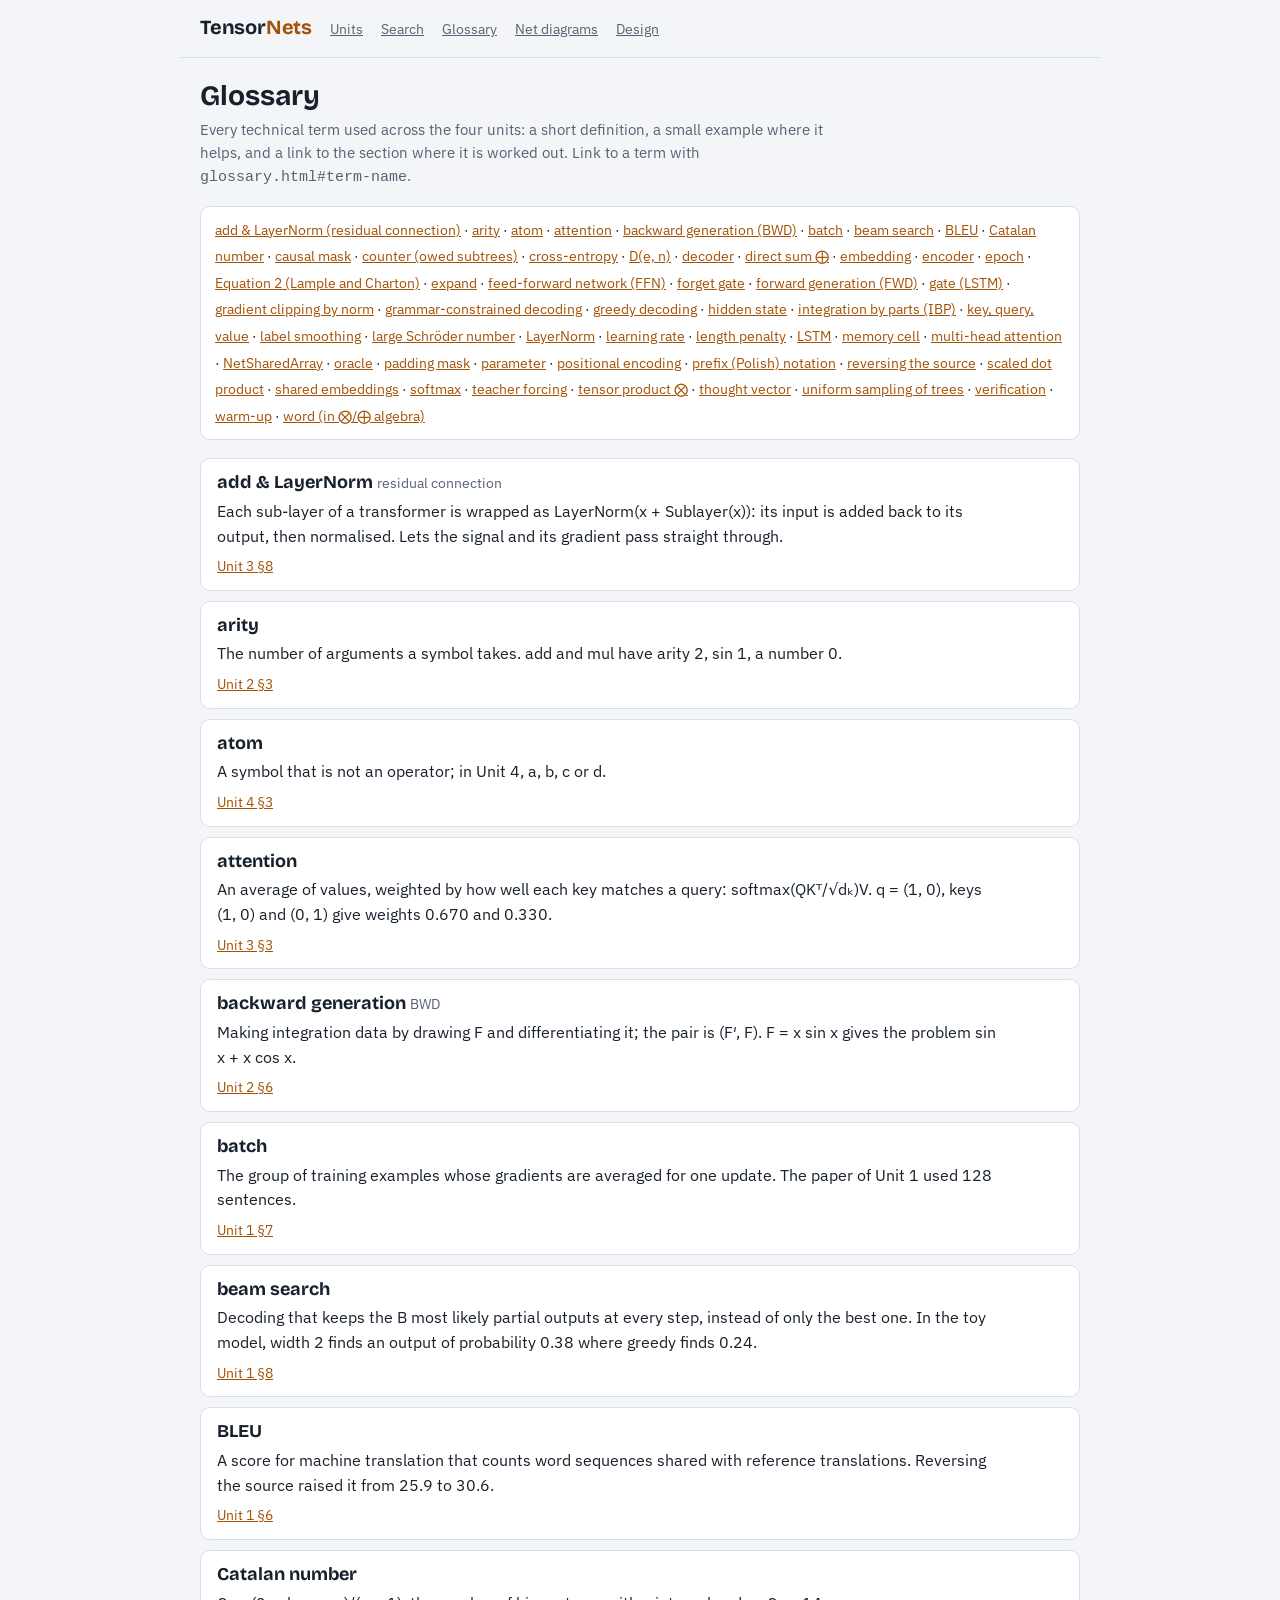
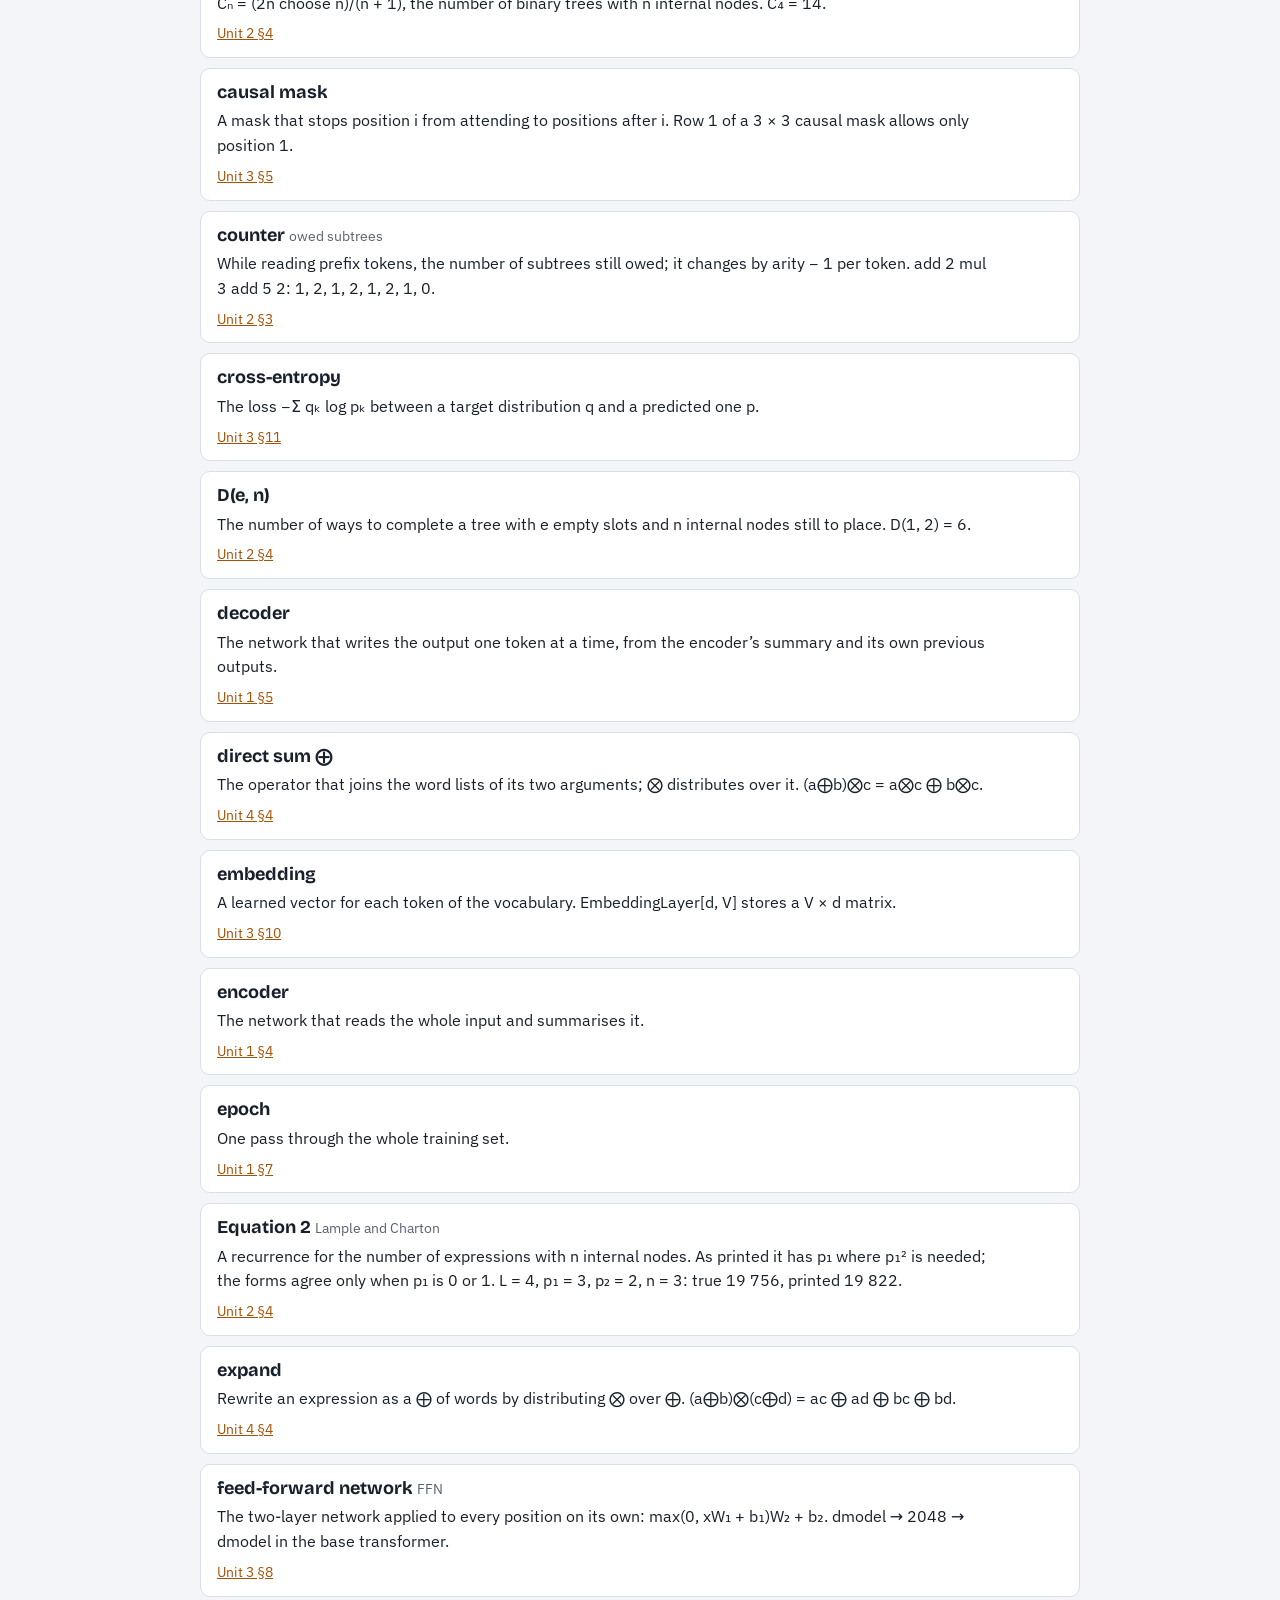
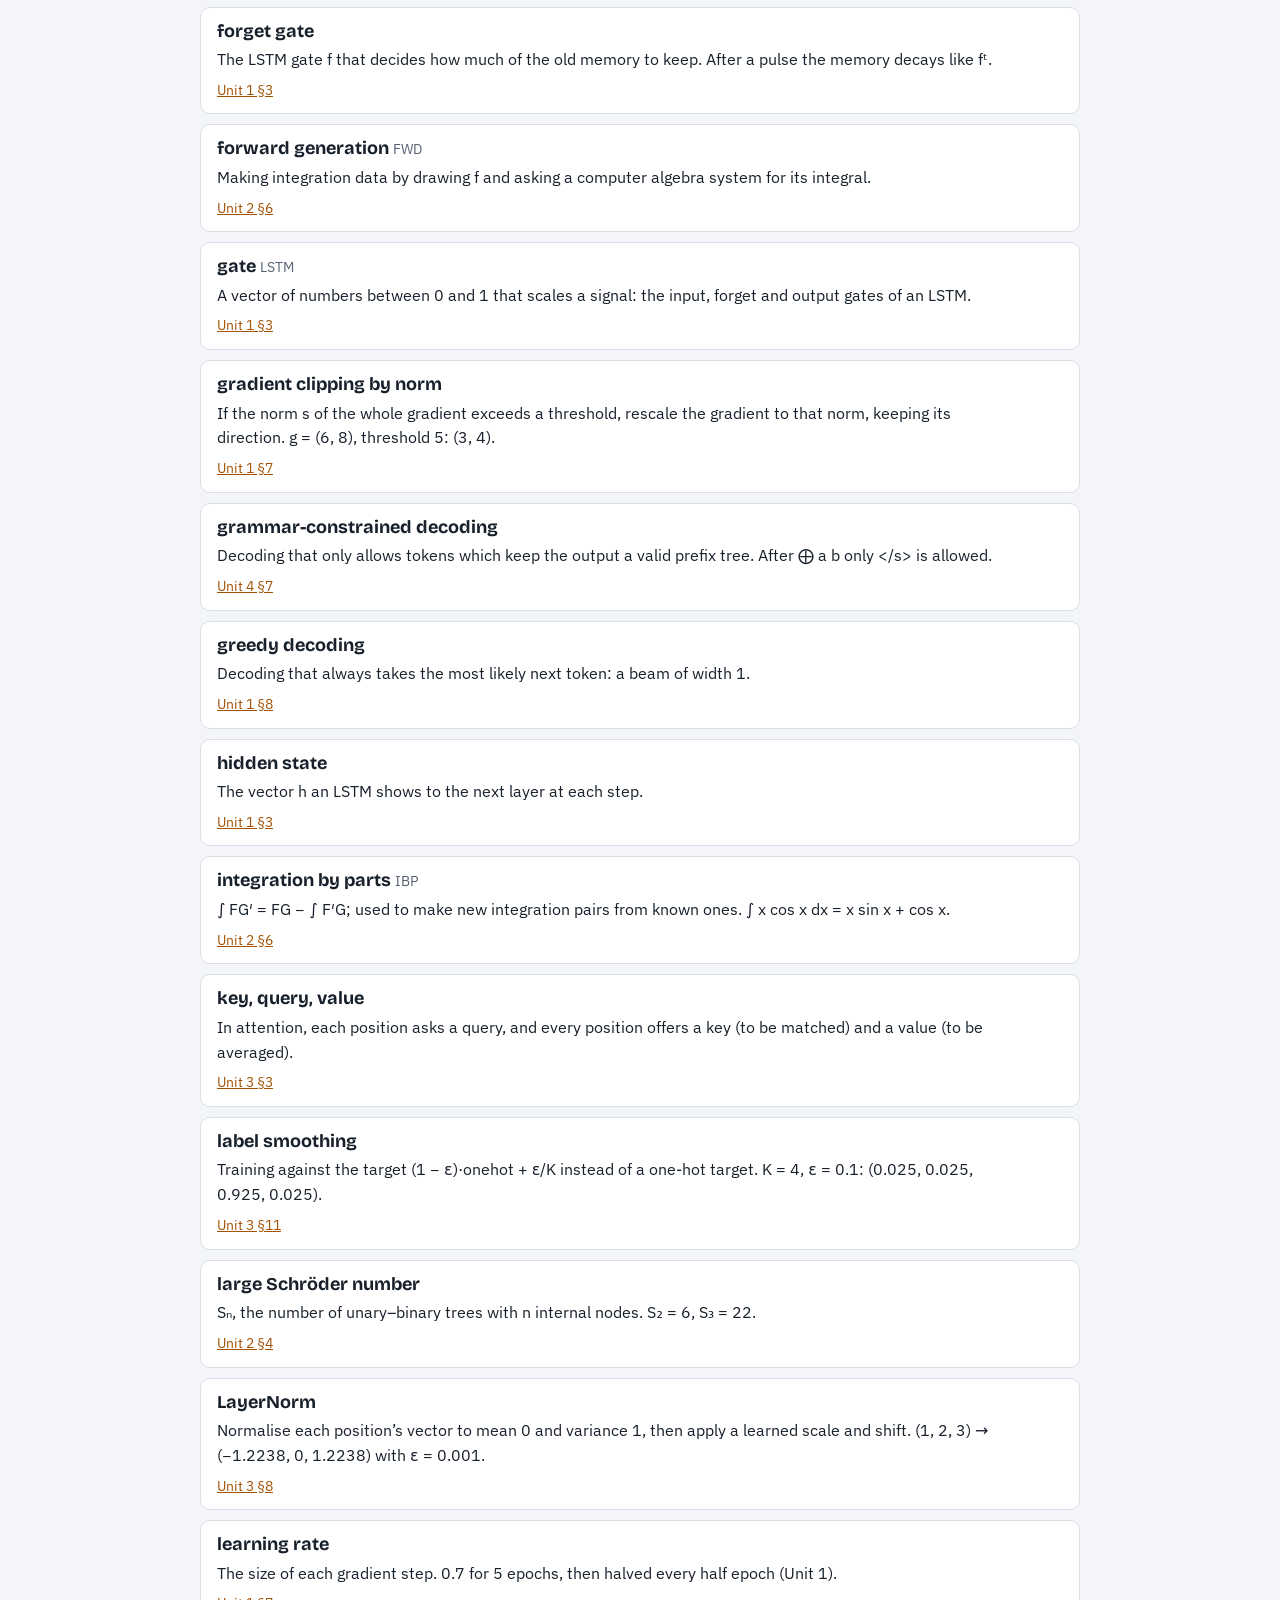
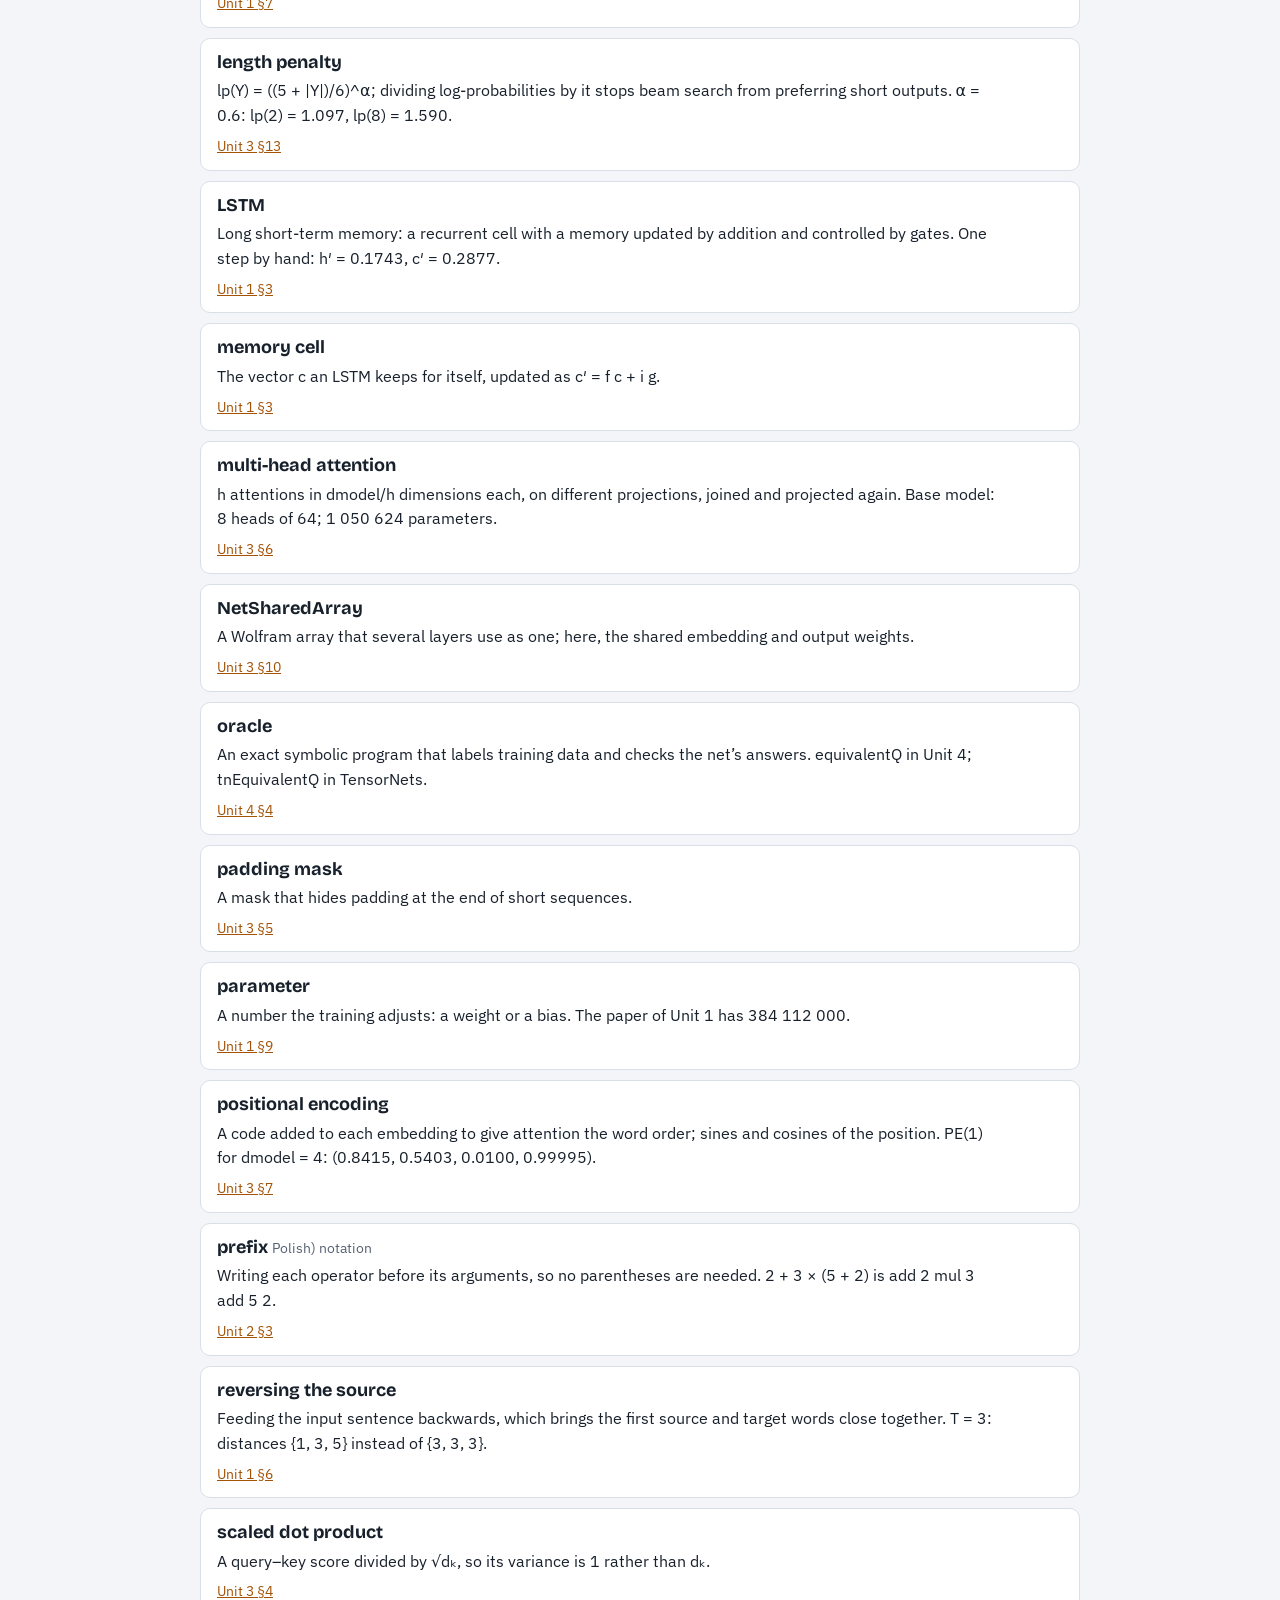
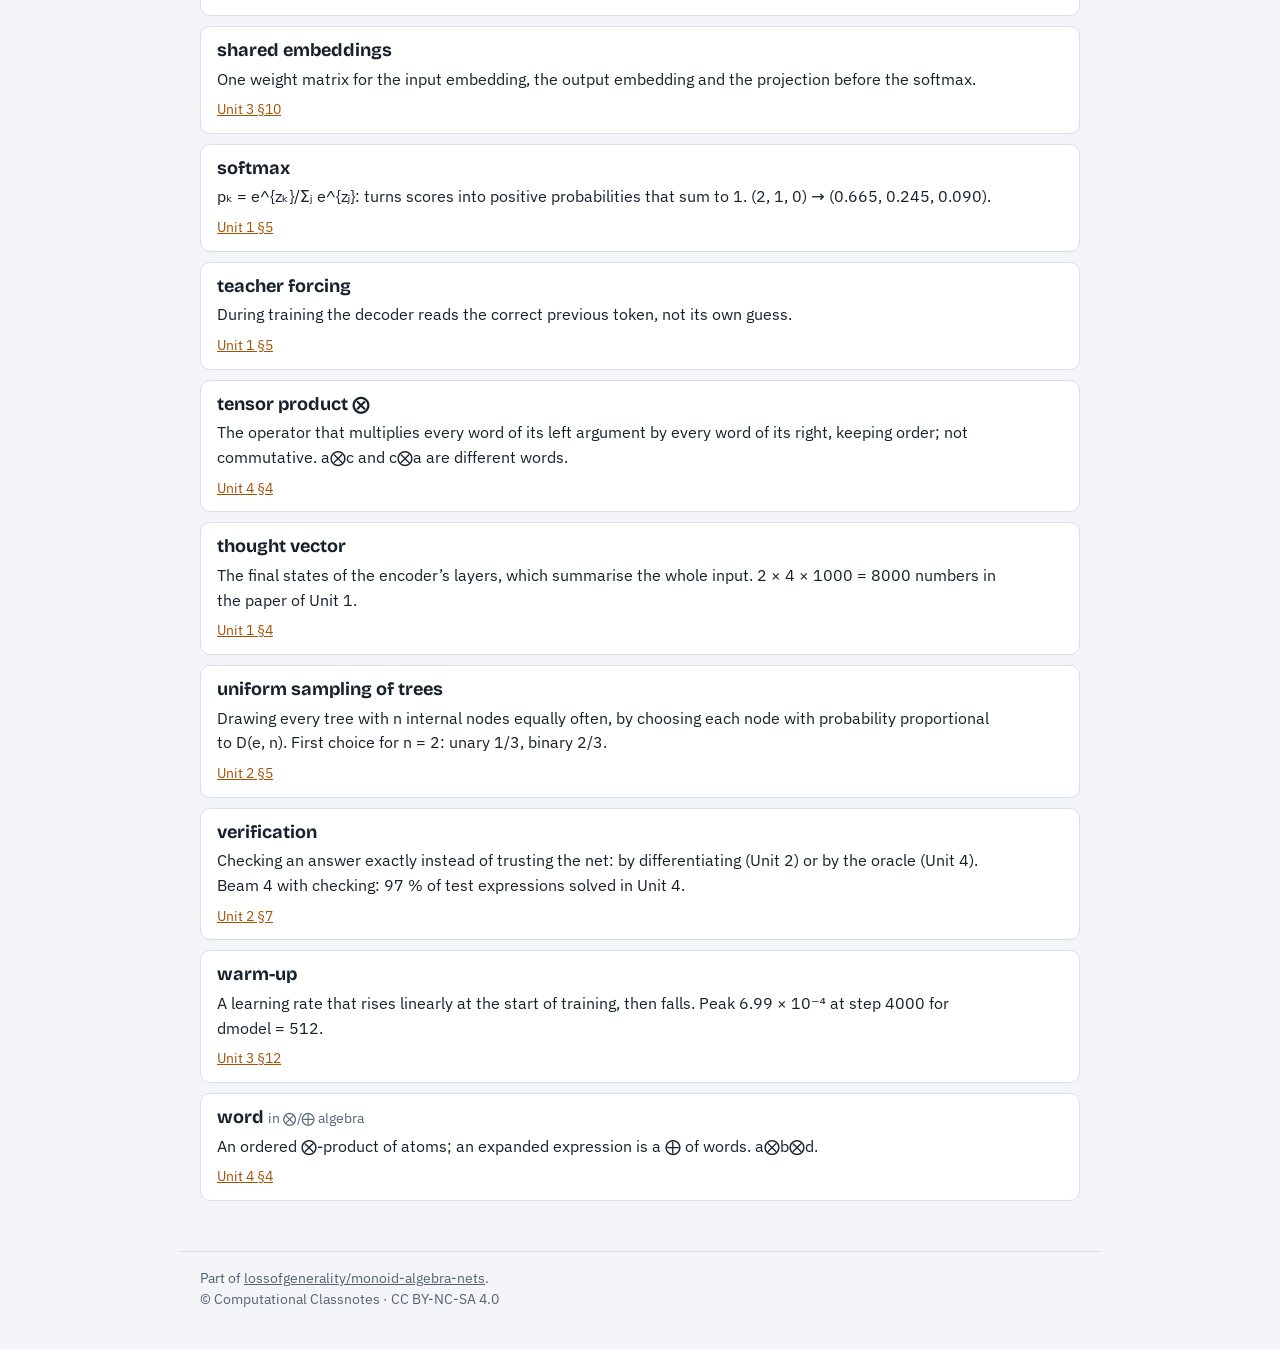
<file: docs/glossary.html>
<!DOCTYPE html>
<html lang="en"><head><meta charset="utf-8"><meta name="viewport" content="width=device-width, initial-scale=1">
<title>Glossary — TensorNets · Computational Classnotes</title>
<link rel="stylesheet" href="../brand/ccn-tokens.css">
<style>
*{box-sizing:border-box} body{margin:0;background:var(--ccn-page);color:var(--ccn-ink);font:16px/1.55 var(--ccn-f-body)}
.top{display:flex;flex-wrap:wrap;gap:6px 18px;align-items:baseline;max-width:920px;margin:0 auto;padding:16px 20px;border-bottom:1px solid var(--ccn-line)}
.wm{font:700 20px/1.1 var(--ccn-f-display);letter-spacing:-.01em;white-space:nowrap;color:inherit;text-decoration:none} .wm b{color:var(--ccn-orange-ink)}
.top a.l{color:var(--ccn-soft);font-size:14px} .top a.l:first-of-type{margin-left:auto}
main{max-width:920px;margin:0 auto;padding:22px 20px 40px}
h1{font:700 clamp(24px,2.4vw,28px)/1.15 var(--ccn-f-display);margin:0 0 6px} .lede{color:var(--ccn-soft);font-size:15px;margin:0 0 16px;max-width:72ch}
footer{max-width:920px;margin:0 auto;padding:16px 20px 40px;color:var(--ccn-soft);font-size:13.5px;border-top:1px solid var(--ccn-line)} footer a{color:inherit}

.toc{font-size:14px;line-height:1.9;background:var(--ccn-panel);border:1px solid var(--ccn-line);border-radius:10px;padding:10px 14px;margin-bottom:18px}
.toc a{color:var(--ccn-orange-ink)}
.g{background:var(--ccn-panel);border:1px solid var(--ccn-line);border-radius:10px;padding:12px 16px;margin-bottom:10px;scroll-margin-top:12px}
.g:target{border-color:var(--ccn-orange);box-shadow:0 0 0 3px var(--ccn-orange-tint)}
.g h2{font:700 18px/1.3 var(--ccn-f-display);margin:0 0 4px} .g .al{font:400 13.5px var(--ccn-f-body);color:var(--ccn-soft)}
.g p{margin:0 0 8px;max-width:78ch} .lk{display:flex;flex-wrap:wrap;gap:6px 14px;font-size:14px} .lk a{color:var(--ccn-orange-ink)}
</style></head><body>
<div class="top"><a class="wm" href="../docs/units/index.html">Tensor<b>Nets</b></a><a class="l" href="../docs/units/index.html">Units</a><a class="l" href="../search.html">Search</a><a class="l" href="../docs/glossary.html">Glossary</a><a class="l" href="../docs/net-diagrams.html">Net diagrams</a><a class="l" href="../docs/design.html">Design</a></div>
<main><h1>Glossary</h1><p class="lede">Every technical term used across the four units: a short definition, a small example where it helps, and a link to the section where it is worked out. Link to a term with <code>glossary.html#term-name</code>.</p><div class="toc"><a href="#add-layernorm-residual-connection">add &amp; LayerNorm (residual connection)</a> · <a href="#arity">arity</a> · <a href="#atom">atom</a> · <a href="#attention">attention</a> · <a href="#backward-generation-bwd">backward generation (BWD)</a> · <a href="#batch">batch</a> · <a href="#beam-search">beam search</a> · <a href="#bleu">BLEU</a> · <a href="#catalan-number">Catalan number</a> · <a href="#causal-mask">causal mask</a> · <a href="#counter-owed-subtrees">counter (owed subtrees)</a> · <a href="#cross-entropy">cross-entropy</a> · <a href="#d-e-n">D(e, n)</a> · <a href="#decoder">decoder</a> · <a href="#direct-sum">direct sum ⨁</a> · <a href="#embedding">embedding</a> · <a href="#encoder">encoder</a> · <a href="#epoch">epoch</a> · <a href="#equation-2-lample-and-charton">Equation 2 (Lample and Charton)</a> · <a href="#expand">expand</a> · <a href="#feed-forward-network-ffn">feed-forward network (FFN)</a> · <a href="#forget-gate">forget gate</a> · <a href="#forward-generation-fwd">forward generation (FWD)</a> · <a href="#gate-lstm">gate (LSTM)</a> · <a href="#gradient-clipping-by-norm">gradient clipping by norm</a> · <a href="#grammar-constrained-decoding">grammar-constrained decoding</a> · <a href="#greedy-decoding">greedy decoding</a> · <a href="#hidden-state">hidden state</a> · <a href="#integration-by-parts-ibp">integration by parts (IBP)</a> · <a href="#key-query-value">key, query, value</a> · <a href="#label-smoothing">label smoothing</a> · <a href="#large-schr-der-number">large Schröder number</a> · <a href="#layernorm">LayerNorm</a> · <a href="#learning-rate">learning rate</a> · <a href="#length-penalty">length penalty</a> · <a href="#lstm">LSTM</a> · <a href="#memory-cell">memory cell</a> · <a href="#multi-head-attention">multi-head attention</a> · <a href="#netsharedarray">NetSharedArray</a> · <a href="#oracle">oracle</a> · <a href="#padding-mask">padding mask</a> · <a href="#parameter">parameter</a> · <a href="#positional-encoding">positional encoding</a> · <a href="#prefix-polish-notation">prefix (Polish) notation</a> · <a href="#reversing-the-source">reversing the source</a> · <a href="#scaled-dot-product">scaled dot product</a> · <a href="#shared-embeddings">shared embeddings</a> · <a href="#softmax">softmax</a> · <a href="#teacher-forcing">teacher forcing</a> · <a href="#tensor-product">tensor product ⨂</a> · <a href="#thought-vector">thought vector</a> · <a href="#uniform-sampling-of-trees">uniform sampling of trees</a> · <a href="#verification">verification</a> · <a href="#warm-up">warm-up</a> · <a href="#word-in-algebra">word (in ⨂/⨁ algebra)</a></div><section class="g" id="add-layernorm-residual-connection"><h2>add &amp; LayerNorm <span class="al">residual connection</span></h2><p>Each sub-layer of a transformer is wrapped as LayerNorm(x + Sublayer(x)): its input is added back to its output, then normalised. Lets the signal and its gradient pass straight through.</p><div class="lk"><a href="units/03-transformer.html#feed-forward-residual-and-layernorm">Unit 3 §8</a></div></section><section class="g" id="arity"><h2>arity</h2><p>The number of arguments a symbol takes. add and mul have arity 2, sin 1, a number 0.</p><div class="lk"><a href="units/02-symbolic-data.html#prefix-notation">Unit 2 §3</a></div></section><section class="g" id="atom"><h2>atom</h2><p>A symbol that is not an operator; in Unit 4, a, b, c or d.</p><div class="lk"><a href="units/04-build-your-own.html#the-data">Unit 4 §3</a></div></section><section class="g" id="attention"><h2>attention</h2><p>An average of values, weighted by how well each key matches a query: softmax(QKᵀ/√dₖ)V. q = (1, 0), keys (1, 0) and (0, 1) give weights 0.670 and 0.330.</p><div class="lk"><a href="units/03-transformer.html#scaled-dot-product-attention">Unit 3 §3</a></div></section><section class="g" id="backward-generation-bwd"><h2>backward generation <span class="al">BWD</span></h2><p>Making integration data by drawing F and differentiating it; the pair is (F′, F). F = x sin x gives the problem sin x + x cos x.</p><div class="lk"><a href="units/02-symbolic-data.html#making-integration-data">Unit 2 §6</a></div></section><section class="g" id="batch"><h2>batch</h2><p>The group of training examples whose gradients are averaged for one update. The paper of Unit 1 used 128 sentences.</p><div class="lk"><a href="units/01-seq2seq.html#the-training-recipe">Unit 1 §7</a></div></section><section class="g" id="beam-search"><h2>beam search</h2><p>Decoding that keeps the B most likely partial outputs at every step, instead of only the best one. In the toy model, width 2 finds an output of probability 0.38 where greedy finds 0.24.</p><div class="lk"><a href="units/01-seq2seq.html#beam-search">Unit 1 §8</a></div></section><section class="g" id="bleu"><h2>BLEU</h2><p>A score for machine translation that counts word sequences shared with reference translations. Reversing the source raised it from 25.9 to 30.6.</p><div class="lk"><a href="units/01-seq2seq.html#reversing-the-source">Unit 1 §6</a></div></section><section class="g" id="catalan-number"><h2>Catalan number</h2><p>Cₙ = (2n choose n)/(n + 1), the number of binary trees with n internal nodes. C₄ = 14.</p><div class="lk"><a href="units/02-symbolic-data.html#counting-trees-and-expressions">Unit 2 §4</a></div></section><section class="g" id="causal-mask"><h2>causal mask</h2><p>A mask that stops position i from attending to positions after i. Row 1 of a 3 × 3 causal mask allows only position 1.</p><div class="lk"><a href="units/03-transformer.html#masks">Unit 3 §5</a></div></section><section class="g" id="counter-owed-subtrees"><h2>counter <span class="al">owed subtrees</span></h2><p>While reading prefix tokens, the number of subtrees still owed; it changes by arity − 1 per token. add 2 mul 3 add 5 2: 1, 2, 1, 2, 1, 2, 1, 0.</p><div class="lk"><a href="units/02-symbolic-data.html#prefix-notation">Unit 2 §3</a></div></section><section class="g" id="cross-entropy"><h2>cross-entropy</h2><p>The loss −Σ qₖ log pₖ between a target distribution q and a predicted one p.</p><div class="lk"><a href="units/03-transformer.html#label-smoothing">Unit 3 §11</a></div></section><section class="g" id="d-e-n"><h2>D(e, n)</h2><p>The number of ways to complete a tree with e empty slots and n internal nodes still to place. D(1, 2) = 6.</p><div class="lk"><a href="units/02-symbolic-data.html#counting-trees-and-expressions">Unit 2 §4</a></div></section><section class="g" id="decoder"><h2>decoder</h2><p>The network that writes the output one token at a time, from the encoder’s summary and its own previous outputs.</p><div class="lk"><a href="units/01-seq2seq.html#the-decoder">Unit 1 §5</a></div></section><section class="g" id="direct-sum"><h2>direct sum ⨁</h2><p>The operator that joins the word lists of its two arguments; ⨂ distributes over it. (a⨁b)⨂c = a⨂c ⨁ b⨂c.</p><div class="lk"><a href="units/04-build-your-own.html#the-oracle">Unit 4 §4</a></div></section><section class="g" id="embedding"><h2>embedding</h2><p>A learned vector for each token of the vocabulary. EmbeddingLayer[d, V] stores a V × d matrix.</p><div class="lk"><a href="units/03-transformer.html#shared-embeddings-multiplied-by-dmodel">Unit 3 §10</a></div></section><section class="g" id="encoder"><h2>encoder</h2><p>The network that reads the whole input and summarises it.</p><div class="lk"><a href="units/01-seq2seq.html#a-deep-encoder-and-its-thought-vector">Unit 1 §4</a></div></section><section class="g" id="epoch"><h2>epoch</h2><p>One pass through the whole training set.</p><div class="lk"><a href="units/01-seq2seq.html#the-training-recipe">Unit 1 §7</a></div></section><section class="g" id="equation-2-lample-and-charton"><h2>Equation 2 <span class="al">Lample and Charton</span></h2><p>A recurrence for the number of expressions with n internal nodes. As printed it has p₁ where p₁² is needed; the forms agree only when p₁ is 0 or 1. L = 4, p₁ = 3, p₂ = 2, n = 3: true 19 756, printed 19 822.</p><div class="lk"><a href="units/02-symbolic-data.html#counting-trees-and-expressions">Unit 2 §4</a></div></section><section class="g" id="expand"><h2>expand</h2><p>Rewrite an expression as a ⨁ of words by distributing ⨂ over ⨁. (a⨁b)⨂(c⨁d) = ac ⨁ ad ⨁ bc ⨁ bd.</p><div class="lk"><a href="units/04-build-your-own.html#the-oracle">Unit 4 §4</a></div></section><section class="g" id="feed-forward-network-ffn"><h2>feed-forward network <span class="al">FFN</span></h2><p>The two-layer network applied to every position on its own: max(0, xW₁ + b₁)W₂ + b₂. dmodel → 2048 → dmodel in the base transformer.</p><div class="lk"><a href="units/03-transformer.html#feed-forward-residual-and-layernorm">Unit 3 §8</a></div></section><section class="g" id="forget-gate"><h2>forget gate</h2><p>The LSTM gate f that decides how much of the old memory to keep. After a pulse the memory decays like fᵗ.</p><div class="lk"><a href="units/01-seq2seq.html#the-lstm-cell">Unit 1 §3</a></div></section><section class="g" id="forward-generation-fwd"><h2>forward generation <span class="al">FWD</span></h2><p>Making integration data by drawing f and asking a computer algebra system for its integral.</p><div class="lk"><a href="units/02-symbolic-data.html#making-integration-data">Unit 2 §6</a></div></section><section class="g" id="gate-lstm"><h2>gate <span class="al">LSTM</span></h2><p>A vector of numbers between 0 and 1 that scales a signal: the input, forget and output gates of an LSTM.</p><div class="lk"><a href="units/01-seq2seq.html#the-lstm-cell">Unit 1 §3</a></div></section><section class="g" id="gradient-clipping-by-norm"><h2>gradient clipping by norm</h2><p>If the norm s of the whole gradient exceeds a threshold, rescale the gradient to that norm, keeping its direction. g = (6, 8), threshold 5: (3, 4).</p><div class="lk"><a href="units/01-seq2seq.html#the-training-recipe">Unit 1 §7</a></div></section><section class="g" id="grammar-constrained-decoding"><h2>grammar-constrained decoding</h2><p>Decoding that only allows tokens which keep the output a valid prefix tree. After ⨁ a b only &lt;/s&gt; is allowed.</p><div class="lk"><a href="units/04-build-your-own.html#decoding-and-checking">Unit 4 §7</a></div></section><section class="g" id="greedy-decoding"><h2>greedy decoding</h2><p>Decoding that always takes the most likely next token: a beam of width 1.</p><div class="lk"><a href="units/01-seq2seq.html#beam-search">Unit 1 §8</a></div></section><section class="g" id="hidden-state"><h2>hidden state</h2><p>The vector h an LSTM shows to the next layer at each step.</p><div class="lk"><a href="units/01-seq2seq.html#the-lstm-cell">Unit 1 §3</a></div></section><section class="g" id="integration-by-parts-ibp"><h2>integration by parts <span class="al">IBP</span></h2><p>∫ FG′ = FG − ∫ F′G; used to make new integration pairs from known ones. ∫ x cos x dx = x sin x + cos x.</p><div class="lk"><a href="units/02-symbolic-data.html#making-integration-data">Unit 2 §6</a></div></section><section class="g" id="key-query-value"><h2>key, query, value</h2><p>In attention, each position asks a query, and every position offers a key (to be matched) and a value (to be averaged).</p><div class="lk"><a href="units/03-transformer.html#scaled-dot-product-attention">Unit 3 §3</a></div></section><section class="g" id="label-smoothing"><h2>label smoothing</h2><p>Training against the target (1 − ε)·onehot + ε/K instead of a one-hot target. K = 4, ε = 0.1: (0.025, 0.025, 0.925, 0.025).</p><div class="lk"><a href="units/03-transformer.html#label-smoothing">Unit 3 §11</a></div></section><section class="g" id="large-schr-der-number"><h2>large Schröder number</h2><p>Sₙ, the number of unary–binary trees with n internal nodes. S₂ = 6, S₃ = 22.</p><div class="lk"><a href="units/02-symbolic-data.html#counting-trees-and-expressions">Unit 2 §4</a></div></section><section class="g" id="layernorm"><h2>LayerNorm</h2><p>Normalise each position’s vector to mean 0 and variance 1, then apply a learned scale and shift. (1, 2, 3) → (−1.2238, 0, 1.2238) with ε = 0.001.</p><div class="lk"><a href="units/03-transformer.html#feed-forward-residual-and-layernorm">Unit 3 §8</a></div></section><section class="g" id="learning-rate"><h2>learning rate</h2><p>The size of each gradient step. 0.7 for 5 epochs, then halved every half epoch (Unit 1).</p><div class="lk"><a href="units/01-seq2seq.html#the-training-recipe">Unit 1 §7</a></div></section><section class="g" id="length-penalty"><h2>length penalty</h2><p>lp(Y) = ((5 + |Y|)/6)^α; dividing log-probabilities by it stops beam search from preferring short outputs. α = 0.6: lp(2) = 1.097, lp(8) = 1.590.</p><div class="lk"><a href="units/03-transformer.html#beam-search-with-a-length-penalty">Unit 3 §13</a></div></section><section class="g" id="lstm"><h2>LSTM</h2><p>Long short-term memory: a recurrent cell with a memory updated by addition and controlled by gates. One step by hand: h′ = 0.1743, c′ = 0.2877.</p><div class="lk"><a href="units/01-seq2seq.html#the-lstm-cell">Unit 1 §3</a></div></section><section class="g" id="memory-cell"><h2>memory cell</h2><p>The vector c an LSTM keeps for itself, updated as c′ = f c + i g.</p><div class="lk"><a href="units/01-seq2seq.html#the-lstm-cell">Unit 1 §3</a></div></section><section class="g" id="multi-head-attention"><h2>multi-head attention</h2><p>h attentions in dmodel/h dimensions each, on different projections, joined and projected again. Base model: 8 heads of 64; 1 050 624 parameters.</p><div class="lk"><a href="units/03-transformer.html#multi-head-attention">Unit 3 §6</a></div></section><section class="g" id="netsharedarray"><h2>NetSharedArray</h2><p>A Wolfram array that several layers use as one; here, the shared embedding and output weights.</p><div class="lk"><a href="units/03-transformer.html#shared-embeddings-multiplied-by-dmodel">Unit 3 §10</a></div></section><section class="g" id="oracle"><h2>oracle</h2><p>An exact symbolic program that labels training data and checks the net’s answers. equivalentQ in Unit 4; tnEquivalentQ in TensorNets.</p><div class="lk"><a href="units/04-build-your-own.html#the-oracle">Unit 4 §4</a></div></section><section class="g" id="padding-mask"><h2>padding mask</h2><p>A mask that hides padding at the end of short sequences.</p><div class="lk"><a href="units/03-transformer.html#masks">Unit 3 §5</a></div></section><section class="g" id="parameter"><h2>parameter</h2><p>A number the training adjusts: a weight or a bias. The paper of Unit 1 has 384 112 000.</p><div class="lk"><a href="units/01-seq2seq.html#how-big-is-the-papers-model">Unit 1 §9</a></div></section><section class="g" id="positional-encoding"><h2>positional encoding</h2><p>A code added to each embedding to give attention the word order; sines and cosines of the position. PE(1) for dmodel = 4: (0.8415, 0.5403, 0.0100, 0.99995).</p><div class="lk"><a href="units/03-transformer.html#positional-encoding">Unit 3 §7</a></div></section><section class="g" id="prefix-polish-notation"><h2>prefix <span class="al">Polish) notation</span></h2><p>Writing each operator before its arguments, so no parentheses are needed. 2 + 3 × (5 + 2) is add 2 mul 3 add 5 2.</p><div class="lk"><a href="units/02-symbolic-data.html#prefix-notation">Unit 2 §3</a></div></section><section class="g" id="reversing-the-source"><h2>reversing the source</h2><p>Feeding the input sentence backwards, which brings the first source and target words close together. T = 3: distances {1, 3, 5} instead of {3, 3, 3}.</p><div class="lk"><a href="units/01-seq2seq.html#reversing-the-source">Unit 1 §6</a></div></section><section class="g" id="scaled-dot-product"><h2>scaled dot product</h2><p>A query–key score divided by √dₖ, so its variance is 1 rather than dₖ.</p><div class="lk"><a href="units/03-transformer.html#why-divide-by-dₖ">Unit 3 §4</a></div></section><section class="g" id="shared-embeddings"><h2>shared embeddings</h2><p>One weight matrix for the input embedding, the output embedding and the projection before the softmax.</p><div class="lk"><a href="units/03-transformer.html#shared-embeddings-multiplied-by-dmodel">Unit 3 §10</a></div></section><section class="g" id="softmax"><h2>softmax</h2><p>pₖ = e^{zₖ}/Σⱼ e^{zⱼ}: turns scores into positive probabilities that sum to 1. (2, 1, 0) → (0.665, 0.245, 0.090).</p><div class="lk"><a href="units/01-seq2seq.html#the-decoder">Unit 1 §5</a></div></section><section class="g" id="teacher-forcing"><h2>teacher forcing</h2><p>During training the decoder reads the correct previous token, not its own guess.</p><div class="lk"><a href="units/01-seq2seq.html#the-decoder">Unit 1 §5</a></div></section><section class="g" id="tensor-product"><h2>tensor product ⨂</h2><p>The operator that multiplies every word of its left argument by every word of its right, keeping order; not commutative. a⨂c and c⨂a are different words.</p><div class="lk"><a href="units/04-build-your-own.html#the-oracle">Unit 4 §4</a></div></section><section class="g" id="thought-vector"><h2>thought vector</h2><p>The final states of the encoder’s layers, which summarise the whole input. 2 × 4 × 1000 = 8000 numbers in the paper of Unit 1.</p><div class="lk"><a href="units/01-seq2seq.html#a-deep-encoder-and-its-thought-vector">Unit 1 §4</a></div></section><section class="g" id="uniform-sampling-of-trees"><h2>uniform sampling of trees</h2><p>Drawing every tree with n internal nodes equally often, by choosing each node with probability proportional to D(e, n). First choice for n = 2: unary 1/3, binary 2/3.</p><div class="lk"><a href="units/02-symbolic-data.html#sampling-trees-uniformly">Unit 2 §5</a></div></section><section class="g" id="verification"><h2>verification</h2><p>Checking an answer exactly instead of trusting the net: by differentiating (Unit 2) or by the oracle (Unit 4). Beam 4 with checking: 97 % of test expressions solved in Unit 4.</p><div class="lk"><a href="units/02-symbolic-data.html#checking-answers-instead-of-trusting-them">Unit 2 §7</a></div></section><section class="g" id="warm-up"><h2>warm-up</h2><p>A learning rate that rises linearly at the start of training, then falls. Peak 6.99 × 10⁻⁴ at step 4000 for dmodel = 512.</p><div class="lk"><a href="units/03-transformer.html#the-warm-up-learning-rate-schedule">Unit 3 §12</a></div></section><section class="g" id="word-in-algebra"><h2>word <span class="al">in ⨂/⨁ algebra</span></h2><p>An ordered ⨂-product of atoms; an expanded expression is a ⨁ of words. a⨂b⨂d.</p><div class="lk"><a href="units/04-build-your-own.html#the-oracle">Unit 4 §4</a></div></section></main>
<footer>Part of <a href="https://github.com/lossofgenerality/monoid-algebra-nets">lossofgenerality/monoid-algebra-nets</a>.<br>© Computational Classnotes · CC BY-NC-SA 4.0</footer>
</body></html>
</file>
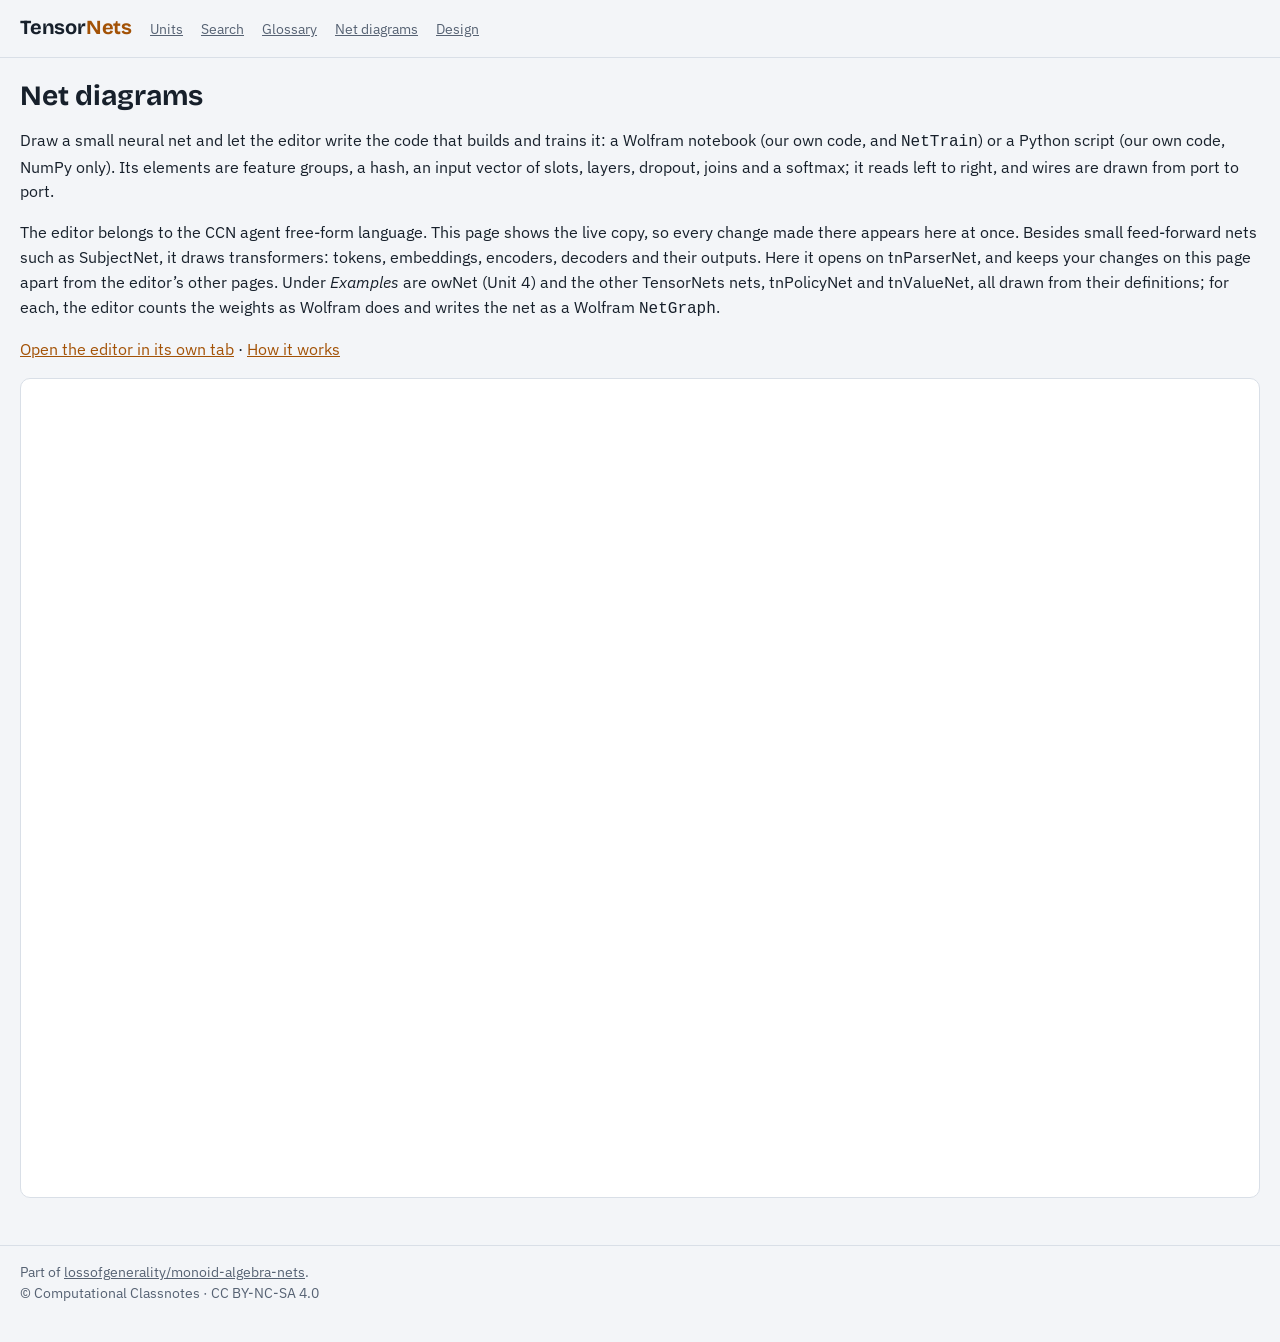
<file: docs/net-diagrams.html>
<!DOCTYPE html>
<html lang="en"><head><meta charset="utf-8"><meta name="viewport" content="width=device-width, initial-scale=1">
<title>Net diagrams — TensorNets · Computational Classnotes</title>
<link rel="stylesheet" href="../brand/ccn-tokens.css">
<style>
*{box-sizing:border-box} body{margin:0;background:var(--ccn-page);color:var(--ccn-ink);font:16px/1.55 var(--ccn-f-body)}
.top{display:flex;flex-wrap:wrap;gap:6px 18px;align-items:baseline;max-width:920px;margin:0 auto;padding:16px 20px;border-bottom:1px solid var(--ccn-line)}
.wm{font:700 20px/1.1 var(--ccn-f-display);letter-spacing:-.01em;white-space:nowrap;color:inherit;text-decoration:none} .wm b{color:var(--ccn-orange-ink)}
.top a.l{color:var(--ccn-soft);font-size:14px} .top a.l:first-of-type{margin-left:auto}
main{max-width:920px;margin:0 auto;padding:22px 20px 40px}
h1{font:700 clamp(24px,2.4vw,28px)/1.15 var(--ccn-f-display);margin:0 0 6px} .lede{color:var(--ccn-soft);font-size:15px;margin:0 0 16px;max-width:72ch}
footer{max-width:920px;margin:0 auto;padding:16px 20px 40px;color:var(--ccn-soft);font-size:13.5px;border-top:1px solid var(--ccn-line)} footer a{color:inherit}
main{max-width:1280px} .top,footer{max-width:1280px} main p a{color:var(--ccn-orange-ink)}</style></head><body>
<div class="top"><a class="wm" href="../docs/units/index.html">Tensor<b>Nets</b></a><a class="l" href="../docs/units/index.html">Units</a><a class="l" href="../search.html">Search</a><a class="l" href="../docs/glossary.html">Glossary</a><a class="l" href="../docs/net-diagrams.html">Net diagrams</a><a class="l" href="../docs/design.html">Design</a></div>
<main><h1>Net diagrams</h1><p>Draw a small neural net and let the editor write the code that builds and trains it: a Wolfram notebook (our own code, and <code>NetTrain</code>) or a Python script (our own code, NumPy only). Its elements are feature groups, a hash, an input vector of slots, layers, dropout, joins and a softmax; it reads left to right, and wires are drawn from port to port.</p><p>The editor belongs to the CCN agent free-form language. This page shows the live copy, so every change made there appears here at once. Besides small feed-forward nets such as SubjectNet, it draws transformers: tokens, embeddings, encoders, decoders and their outputs. Here it opens on tnParserNet, and keeps your changes on this page apart from the editor’s other pages. Under <i>Examples</i> are owNet (Unit 4) and the other TensorNets nets, tnPolicyNet and tnValueNet, all drawn from their definitions; for each, the editor counts the weights as Wolfram does and writes the net as a Wolfram <code>NetGraph</code>.</p><p><a href="https://lossofgenerality.github.io/ccn-nets/editor/net-diagram-editor.html?example=tnparser">Open the editor in its own tab</a> · <a href="https://lossofgenerality.github.io/ccn-nets/editor/guide.html">How it works</a></p><iframe src="https://lossofgenerality.github.io/ccn-nets/editor/net-diagram-editor.html?example=tnparser" title="CCN Net Diagrams editor" style="width:100%;height:820px;border:1px solid var(--ccn-line);border-radius:10px;background:#fff" loading="lazy"></iframe></main>
<footer>Part of <a href="https://github.com/lossofgenerality/monoid-algebra-nets">lossofgenerality/monoid-algebra-nets</a>.<br>© Computational Classnotes · CC BY-NC-SA 4.0</footer>
</body></html>
</file>
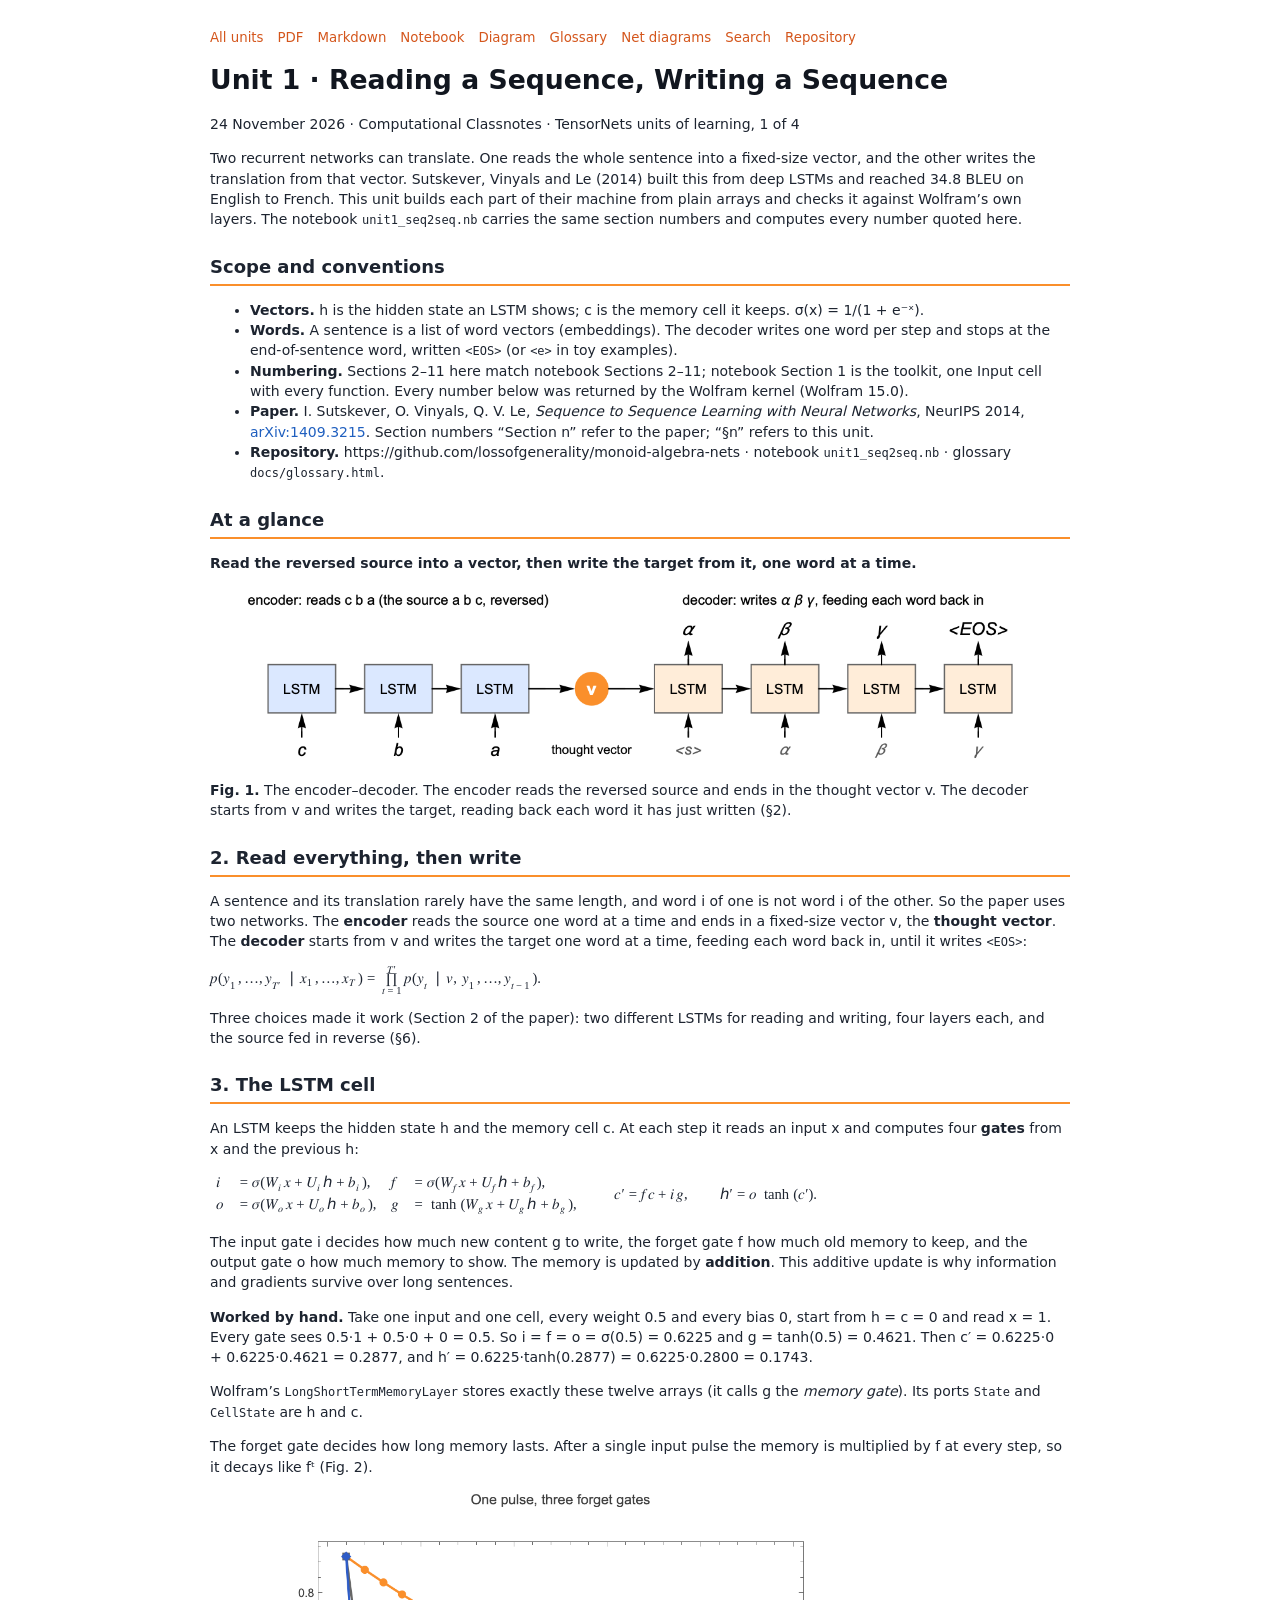
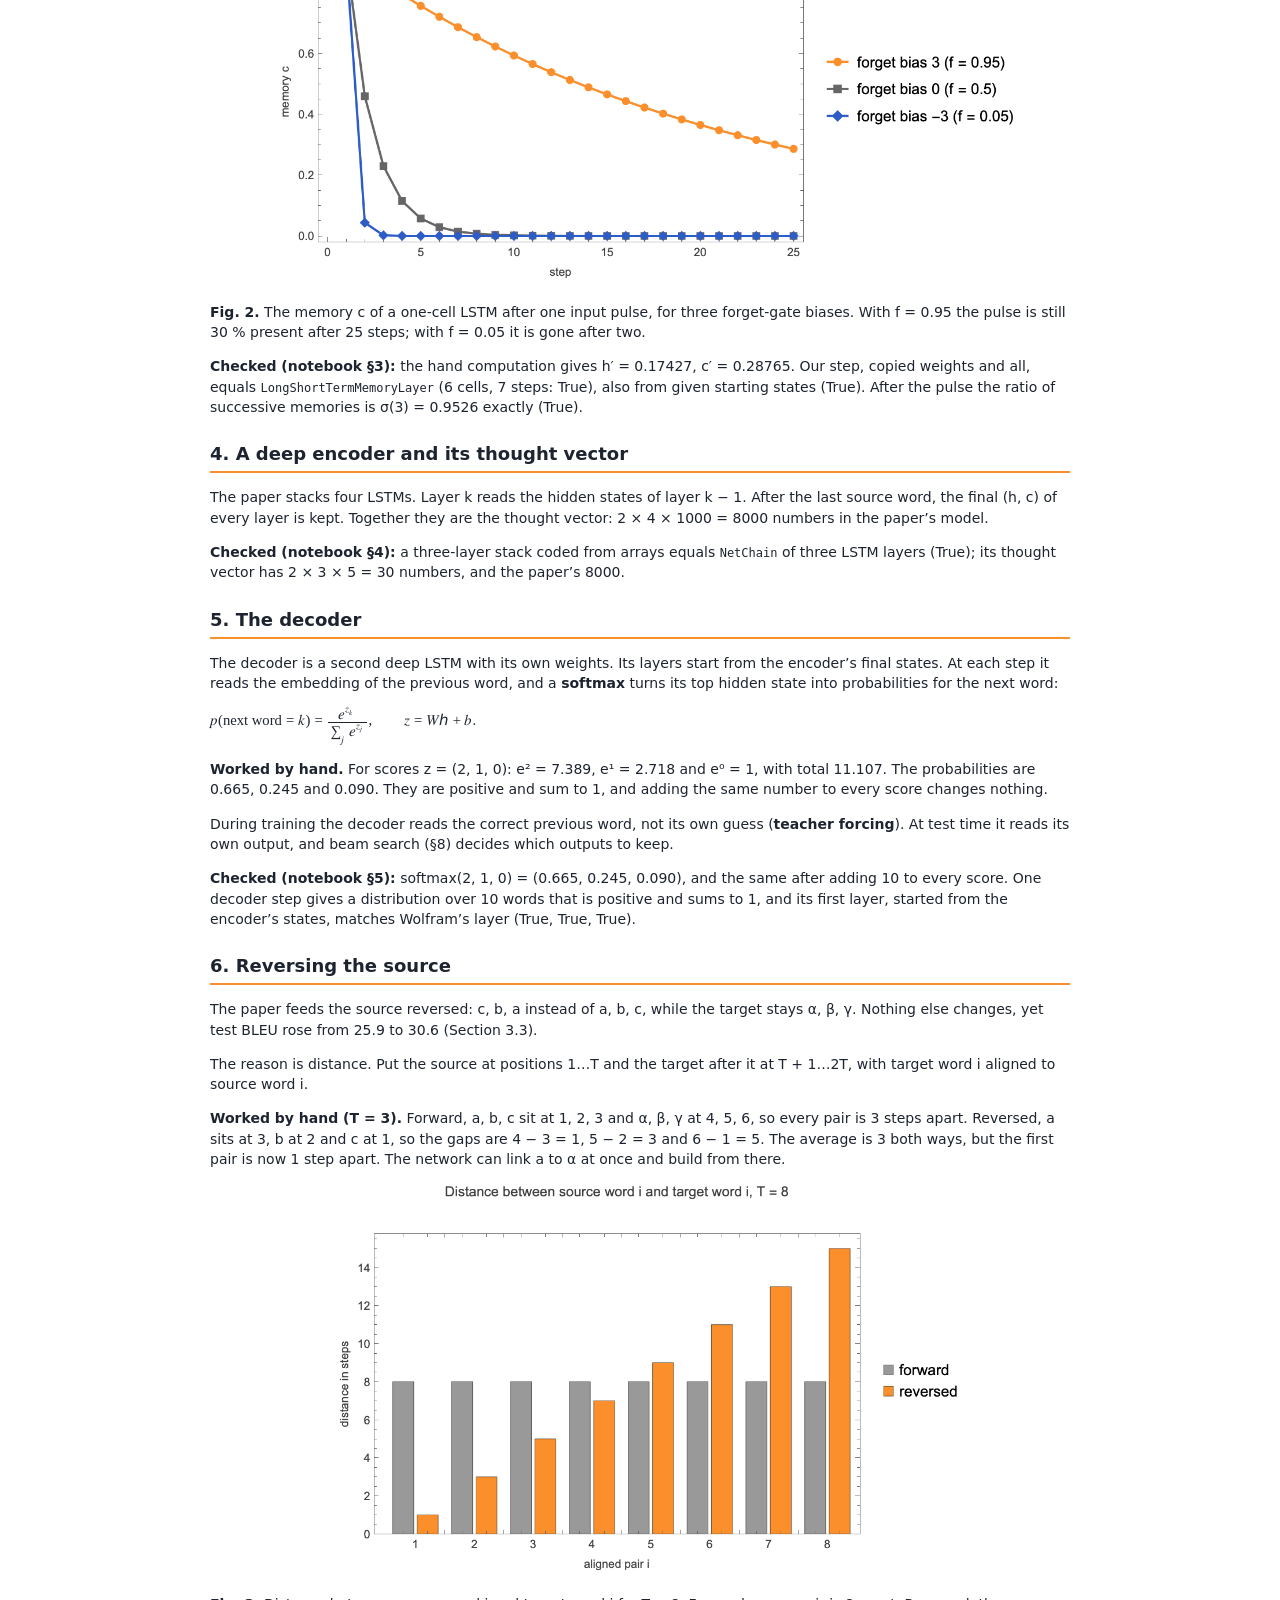
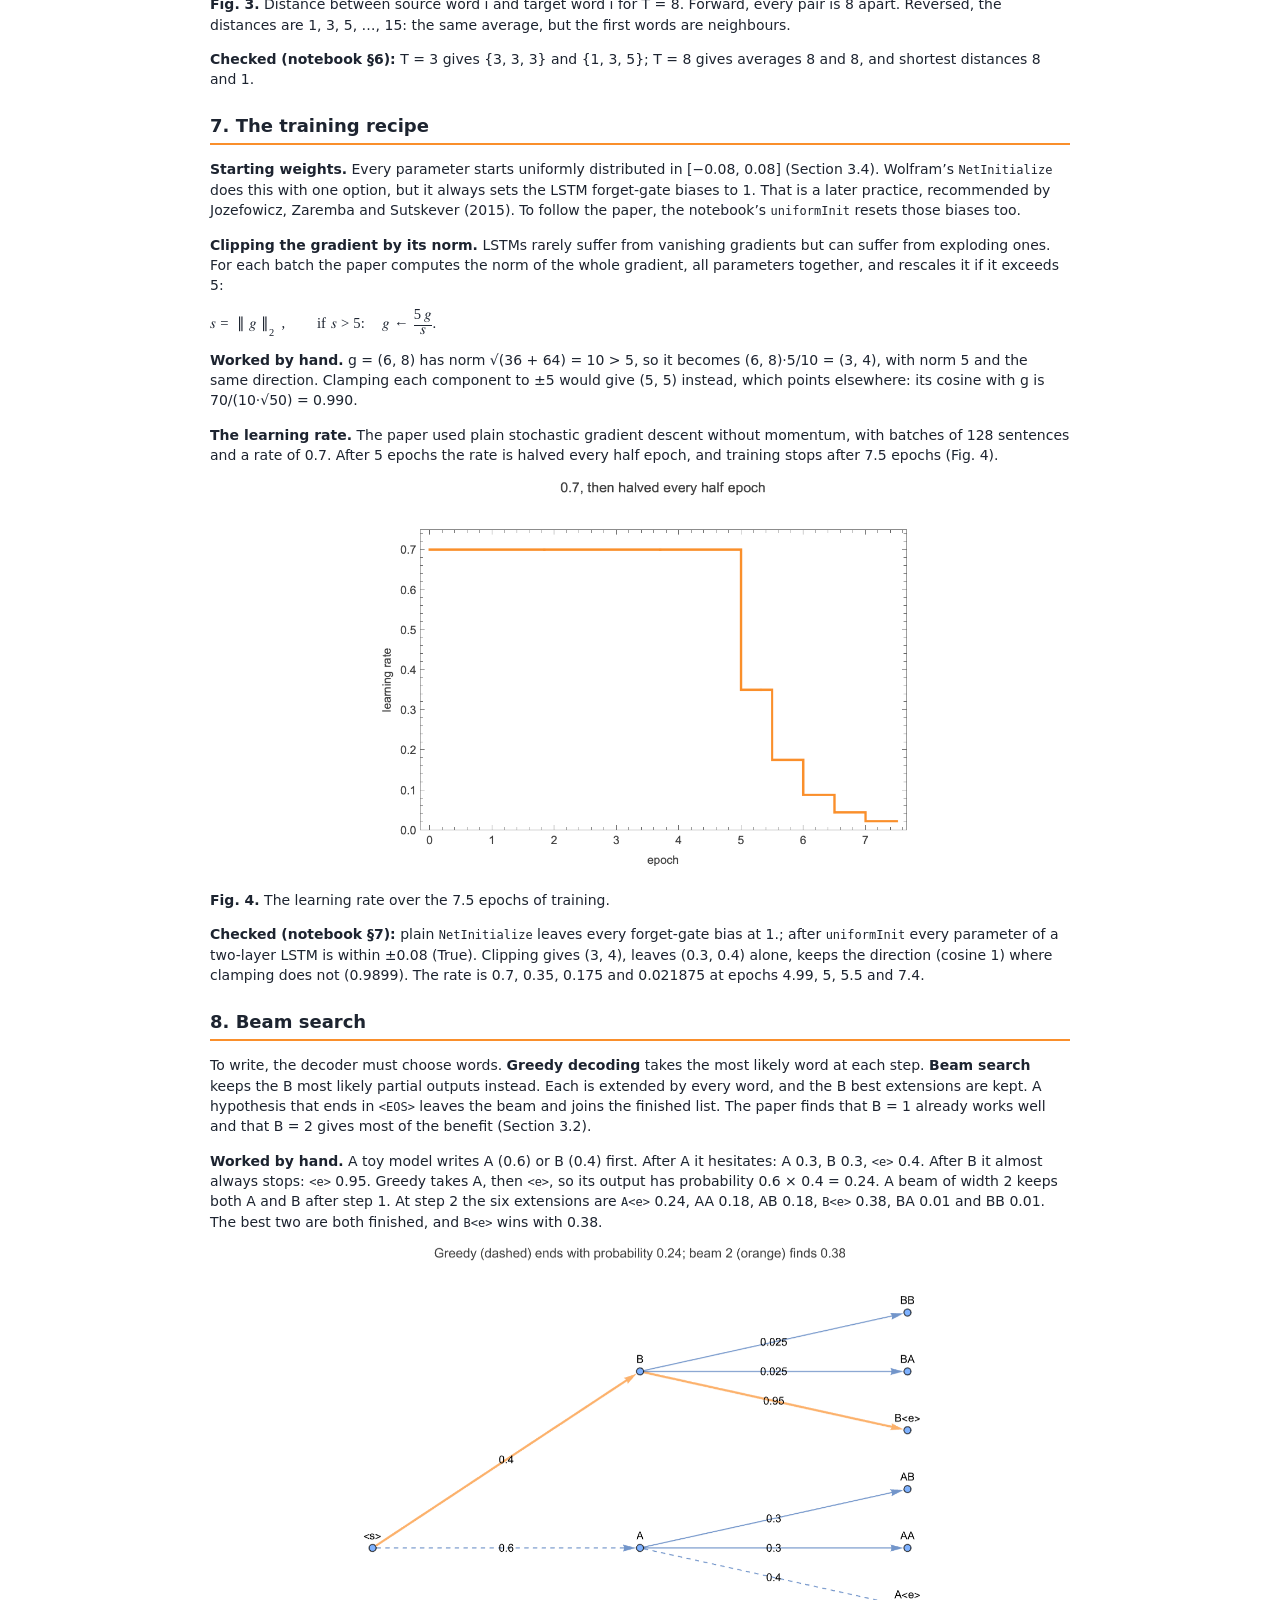
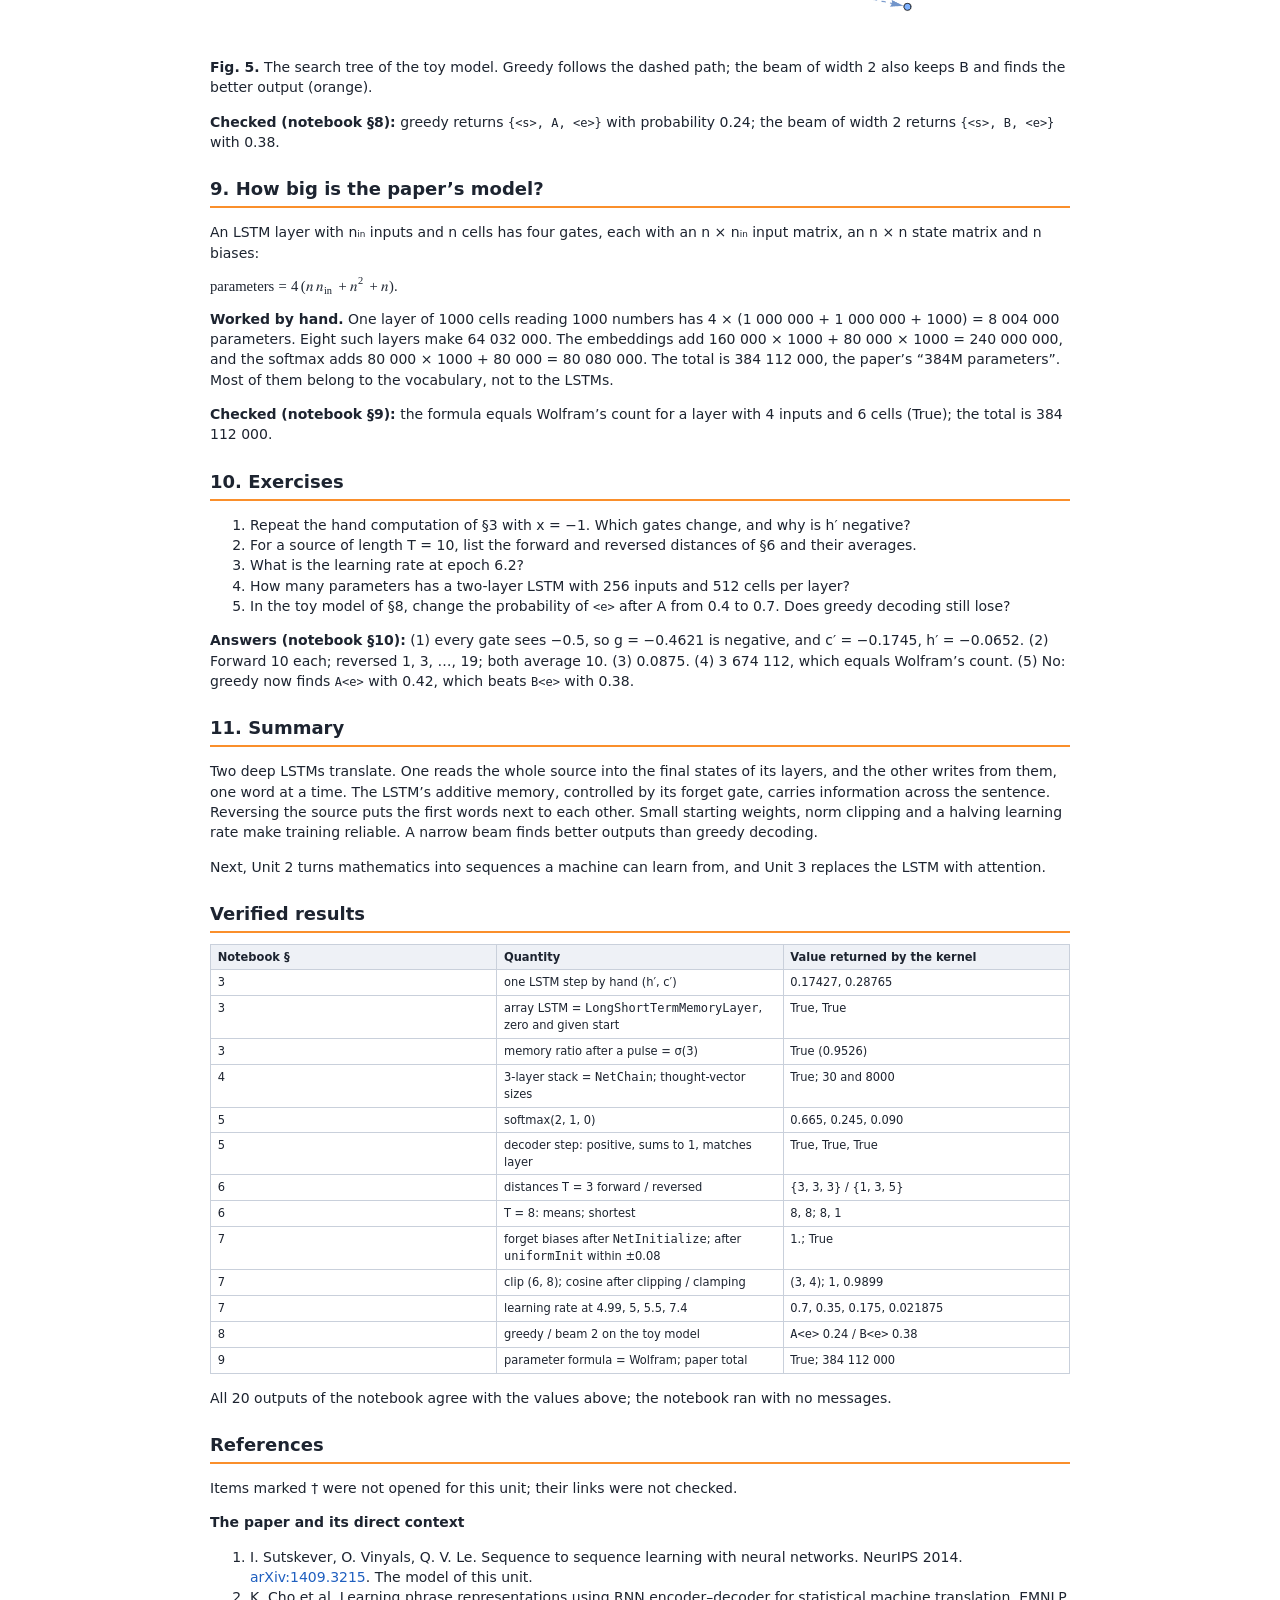
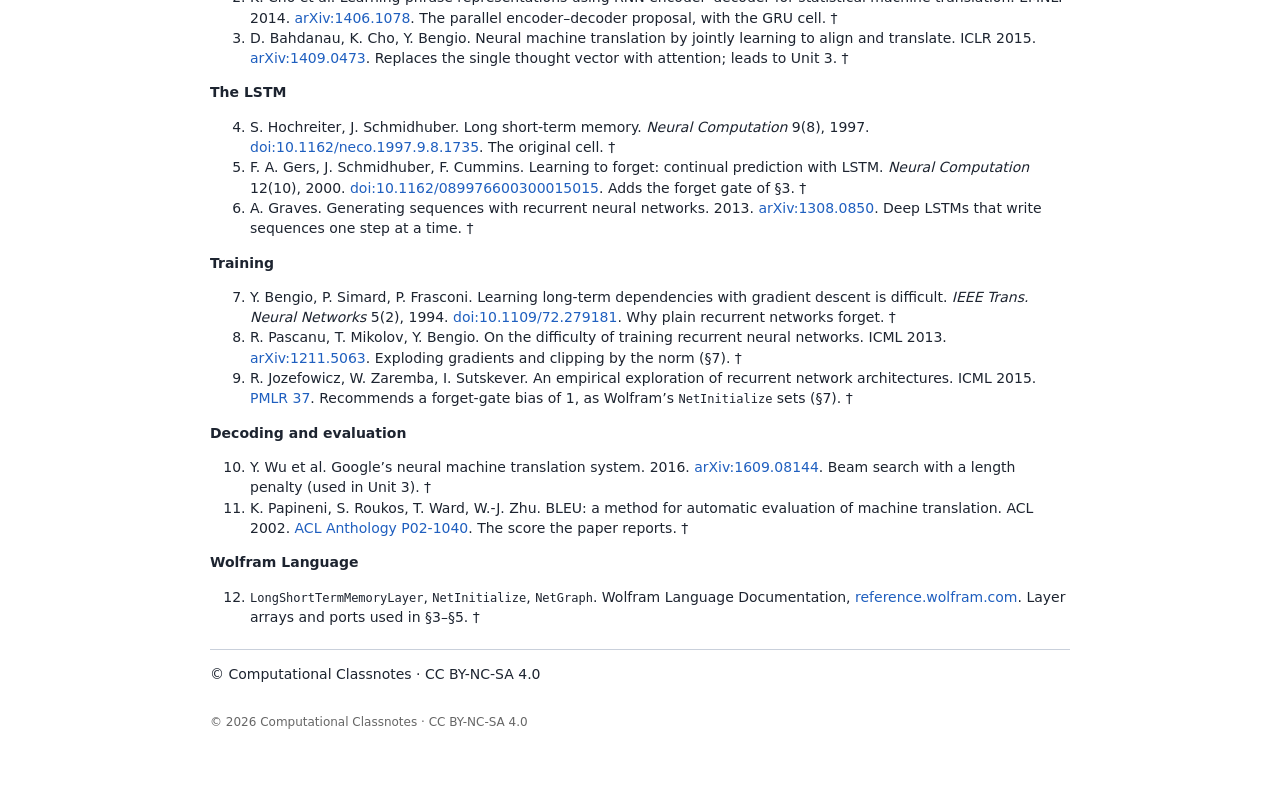
<file: docs/units/01-seq2seq.html>
<!DOCTYPE html>
<html lang="en"><head><meta charset="utf-8"><meta name="viewport" content="width=device-width, initial-scale=1"><title>Unit 1 · Reading a Sequence, Writing a Sequence — Computational Classnotes</title><style>@page { size: A4; margin: 20mm 18mm 22mm 18mm;
  @bottom-center { content: "© 2026 Computational Classnotes · CC BY-NC-SA 4.0"; } }
body { font-family: "DejaVu Sans", sans-serif; font-size: 10.5pt; line-height: 1.45; color: #1d2430; }
h1 { font-size: 20pt; margin: 0 0 4pt; color: #11161f; }
h2 { font-size: 13.5pt; margin: 18pt 0 6pt; padding-bottom: 3pt; border-bottom: 2px solid rgb(250,143,43); break-after: avoid; }
p, li { orphans: 3; widows: 3; }
code { font-family: "DejaVu Sans Mono", monospace; font-size: 9pt; }
table { border-collapse: collapse; width: 100%; font-size: 8.6pt; margin: 8pt 0; break-inside: auto; }
th, td { border: 1px solid #c9d0db; padding: 3pt 5pt; vertical-align: top; text-align: left; }
th { background: #eef1f6; }
tr { break-inside: avoid; }
img { max-width: 100%; max-height: 105mm; display: block; margin: 4pt auto; }
figure { margin: 6pt 0; }
figcaption { display: none; }
math { font-family: "Latin Modern Math", "STIX Two Math", serif; }
math[display="block"] { display: block; margin: 8pt 0; font-size: 11pt; }
a { color: #1f5fbf; text-decoration: none; }
hr { border: 0; border-top: 1px solid #c9d0db; margin: 16pt 0 8pt; }
table { break-inside: avoid; }

body{max-width:860px;margin:0 auto;padding:28px 22px 60px;background:#fff}
img{max-width:100%;height:auto}
nav.wtop{font-size:10pt;margin-bottom:14px;display:flex;gap:14px;flex-wrap:wrap}
nav.wtop a{color:rgb(212,86,28)}
@media print{nav.wtop{display:none} footer{display:none}}
</style></head><body><nav class="wtop"><a href="index.html">All units</a><a href="01-seq2seq.pdf">PDF</a><a href="https://github.com/lossofgenerality/monoid-algebra-nets/blob/main/docs/units/01-seq2seq.md">Markdown</a><a href="../../unit1_seq2seq.nb" download>Notebook</a><a href="https://lossofgenerality.github.io/ccn-nets/editor/net-diagram-editor.html?example=seq2seq">Diagram</a><a href="../glossary.html">Glossary</a><a href="../net-diagrams.html">Net diagrams</a><a href="../../search.html">Search</a><a href="https://github.com/lossofgenerality/monoid-algebra-nets">Repository</a></nav><h1 id="unit-1-reading-a-sequence-writing-a-sequence">Unit 1 · Reading a
Sequence, Writing a Sequence</h1>
<p>24 November 2026 · Computational Classnotes · TensorNets units of
learning, 1 of 4</p>
<p>Two recurrent networks can translate. One reads the whole sentence
into a fixed-size vector, and the other writes the translation from that
vector. Sutskever, Vinyals and Le (2014) built this from deep LSTMs and
reached 34.8 BLEU on English to French. This unit builds each part of
their machine from plain arrays and checks it against Wolfram’s own
layers. The notebook <code>unit1_seq2seq.nb</code> carries the same
section numbers and computes every number quoted here.</p>
<h2 id="scope-and-conventions">Scope and conventions</h2>
<ul>
<li><strong>Vectors.</strong> h is the hidden state an LSTM shows; c is
the memory cell it keeps. σ(x) = 1/(1 + e⁻ˣ).</li>
<li><strong>Words.</strong> A sentence is a list of word vectors
(embeddings). The decoder writes one word per step and stops at the
end-of-sentence word, written <code>&lt;EOS&gt;</code> (or
<code>&lt;e&gt;</code> in toy examples).</li>
<li><strong>Numbering.</strong> Sections 2–11 here match notebook
Sections 2–11; notebook Section 1 is the toolkit, one Input cell with
every function. Every number below was returned by the Wolfram kernel
(Wolfram 15.0).</li>
<li><strong>Paper.</strong> I. Sutskever, O. Vinyals, Q. V. Le,
<em>Sequence to Sequence Learning with Neural Networks</em>, NeurIPS
2014, <a href="https://arxiv.org/abs/1409.3215">arXiv:1409.3215</a>.
Section numbers “Section n” refer to the paper; “§n” refers to this
unit.</li>
<li><strong>Repository.</strong>
https://github.com/lossofgenerality/monoid-algebra-nets · notebook
<code>unit1_seq2seq.nb</code> · glossary
<code>docs/glossary.html</code>.</li>
</ul>
<h2 id="at-a-glance">At a glance</h2>
<p><strong>Read the reversed source into a vector, then write the target
from it, one word at a time.</strong></p>
<figure>
<img src="img/unit1-fig1.png" alt="Fig. 1" />
<figcaption aria-hidden="true">Fig. 1</figcaption>
</figure>
<p><strong>Fig. 1.</strong> The encoder–decoder. The encoder reads the
reversed source and ends in the thought vector v. The decoder starts
from v and writes the target, reading back each word it has just written
(§2).</p>
<h2 id="read-everything-then-write">2. Read everything, then write</h2>
<p>A sentence and its translation rarely have the same length, and word
i of one is not word i of the other. So the paper uses two networks. The
<strong>encoder</strong> reads the source one word at a time and ends in
a fixed-size vector v, the <strong>thought vector</strong>. The
<strong>decoder</strong> starts from v and writes the target one word at
a time, feeding each word back in, until it writes
<code>&lt;EOS&gt;</code>:</p>
<p><math display="block" xmlns="http://www.w3.org/1998/Math/MathML"><semantics><mrow><mi>p</mi><mrow><mo stretchy="true" form="prefix">(</mo><msub><mi>y</mi><mn>1</mn></msub><mo>,</mo><mi>…</mi><mo>,</mo><msub><mi>y</mi><mrow><mi>T</mi><mi>′</mi></mrow></msub><mo>∣</mo><msub><mi>x</mi><mn>1</mn></msub><mo>,</mo><mi>…</mi><mo>,</mo><msub><mi>x</mi><mi>T</mi></msub><mo stretchy="true" form="postfix">)</mo></mrow><mo>=</mo><munderover><mo>∏</mo><mrow><mi>t</mi><mo>=</mo><mn>1</mn></mrow><mrow><mi>T</mi><mi>′</mi></mrow></munderover><mi>p</mi><mo minsize="1.2" maxsize="1.2" stretchy="false" form="prefix">(</mo><msub><mi>y</mi><mi>t</mi></msub><mo>∣</mo><mi>v</mi><mo>,</mo><mspace width="0.167em"></mspace><msub><mi>y</mi><mn>1</mn></msub><mo>,</mo><mi>…</mi><mo>,</mo><msub><mi>y</mi><mrow><mi>t</mi><mo>−</mo><mn>1</mn></mrow></msub><mo minsize="1.2" maxsize="1.2" stretchy="false" form="postfix">)</mo><mi>.</mi></mrow><annotation encoding="application/x-tex">
p(y_1,\dots,y_{T&#39;}\mid x_1,\dots,x_T)=\prod_{t=1}^{T&#39;} p\big(y_t \mid v,\,y_1,\dots,y_{t-1}\big).
</annotation></semantics></math></p>
<p>Three choices made it work (Section 2 of the paper): two different
LSTMs for reading and writing, four layers each, and the source fed in
reverse (§6).</p>
<h2 id="the-lstm-cell">3. The LSTM cell</h2>
<p>An LSTM keeps the hidden state h and the memory cell c. At each step
it reads an input x and computes four <strong>gates</strong> from x and
the previous h:</p>
<p><math display="block" xmlns="http://www.w3.org/1998/Math/MathML"><semantics><mrow><mtable><mtr><mtd columnalign="right" style="text-align: right"><mi>i</mi></mtd><mtd columnalign="left" style="text-align: left"><mo>=</mo><mi>σ</mi><mrow><mo stretchy="true" form="prefix">(</mo><msub><mi>W</mi><mi>i</mi></msub><mi>x</mi><mo>+</mo><msub><mi>U</mi><mi>i</mi></msub><mi>h</mi><mo>+</mo><msub><mi>b</mi><mi>i</mi></msub><mo stretchy="true" form="postfix">)</mo></mrow><mo>,</mo></mtd><mtd columnalign="right" style="text-align: right"><mi>f</mi></mtd><mtd columnalign="left" style="text-align: left"><mo>=</mo><mi>σ</mi><mrow><mo stretchy="true" form="prefix">(</mo><msub><mi>W</mi><mi>f</mi></msub><mi>x</mi><mo>+</mo><msub><mi>U</mi><mi>f</mi></msub><mi>h</mi><mo>+</mo><msub><mi>b</mi><mi>f</mi></msub><mo stretchy="true" form="postfix">)</mo></mrow><mo>,</mo></mtd></mtr><mtr><mtd columnalign="right" style="text-align: right"><mi>o</mi></mtd><mtd columnalign="left" style="text-align: left"><mo>=</mo><mi>σ</mi><mrow><mo stretchy="true" form="prefix">(</mo><msub><mi>W</mi><mi>o</mi></msub><mi>x</mi><mo>+</mo><msub><mi>U</mi><mi>o</mi></msub><mi>h</mi><mo>+</mo><msub><mi>b</mi><mi>o</mi></msub><mo stretchy="true" form="postfix">)</mo></mrow><mo>,</mo></mtd><mtd columnalign="right" style="text-align: right"><mi>g</mi></mtd><mtd columnalign="left" style="text-align: left"><mo>=</mo><mo>tanh</mo><mrow><mo stretchy="true" form="prefix">(</mo><msub><mi>W</mi><mi>g</mi></msub><mi>x</mi><mo>+</mo><msub><mi>U</mi><mi>g</mi></msub><mi>h</mi><mo>+</mo><msub><mi>b</mi><mi>g</mi></msub><mo stretchy="true" form="postfix">)</mo></mrow><mo>,</mo></mtd></mtr></mtable><mspace width="2.0em"></mspace><mi>c</mi><mi>′</mi><mo>=</mo><mi>f</mi><mspace width="0.167em"></mspace><mi>c</mi><mo>+</mo><mi>i</mi><mspace width="0.167em"></mspace><mi>g</mi><mo>,</mo><mspace width="2.0em"></mspace><mi>h</mi><mi>′</mi><mo>=</mo><mi>o</mi><mspace width="0.167em"></mspace><mo>tanh</mo><mrow><mo stretchy="true" form="prefix">(</mo><mi>c</mi><mi>′</mi><mo stretchy="true" form="postfix">)</mo></mrow><mi>.</mi></mrow><annotation encoding="application/x-tex">
\begin{aligned}
i&amp;=\sigma(W_i x+U_i h+b_i), &amp; f&amp;=\sigma(W_f x+U_f h+b_f),\\
o&amp;=\sigma(W_o x+U_o h+b_o), &amp; g&amp;=\tanh(W_g x+U_g h+b_g),
\end{aligned}
\qquad
c&#39;=f\,c+i\,g,\qquad h&#39;=o\,\tanh(c&#39;).
</annotation></semantics></math></p>
<p>The input gate i decides how much new content g to write, the forget
gate f how much old memory to keep, and the output gate o how much
memory to show. The memory is updated by <strong>addition</strong>. This
additive update is why information and gradients survive over long
sentences.</p>
<p><strong>Worked by hand.</strong> Take one input and one cell, every
weight 0.5 and every bias 0, start from h = c = 0 and read x = 1. Every
gate sees 0.5·1 + 0.5·0 + 0 = 0.5. So i = f = o = σ(0.5) = 0.6225 and g
= tanh(0.5) = 0.4621. Then c′ = 0.6225·0 + 0.6225·0.4621 = 0.2877, and
h′ = 0.6225·tanh(0.2877) = 0.6225·0.2800 = 0.1743.</p>
<p>Wolfram’s <code>LongShortTermMemoryLayer</code> stores exactly these
twelve arrays (it calls g the <em>memory gate</em>). Its ports
<code>State</code> and <code>CellState</code> are h and c.</p>
<p>The forget gate decides how long memory lasts. After a single input
pulse the memory is multiplied by f at every step, so it decays like fᵗ
(Fig. 2).</p>
<figure>
<img src="img/unit1-fig2.png" alt="Fig. 2" />
<figcaption aria-hidden="true">Fig. 2</figcaption>
</figure>
<p><strong>Fig. 2.</strong> The memory c of a one-cell LSTM after one
input pulse, for three forget-gate biases. With f = 0.95 the pulse is
still 30 % present after 25 steps; with f = 0.05 it is gone after
two.</p>
<p><strong>Checked (notebook §3):</strong> the hand computation gives h′
= 0.17427, c′ = 0.28765. Our step, copied weights and all, equals
<code>LongShortTermMemoryLayer</code> (6 cells, 7 steps: True), also
from given starting states (True). After the pulse the ratio of
successive memories is σ(3) = 0.9526 exactly (True).</p>
<h2 id="a-deep-encoder-and-its-thought-vector">4. A deep encoder and its
thought vector</h2>
<p>The paper stacks four LSTMs. Layer k reads the hidden states of layer
k − 1. After the last source word, the final (h, c) of every layer is
kept. Together they are the thought vector: 2 × 4 × 1000 = 8000 numbers
in the paper’s model.</p>
<p><strong>Checked (notebook §4):</strong> a three-layer stack coded
from arrays equals <code>NetChain</code> of three LSTM layers (True);
its thought vector has 2 × 3 × 5 = 30 numbers, and the paper’s 8000.</p>
<h2 id="the-decoder">5. The decoder</h2>
<p>The decoder is a second deep LSTM with its own weights. Its layers
start from the encoder’s final states. At each step it reads the
embedding of the previous word, and a <strong>softmax</strong> turns its
top hidden state into probabilities for the next word:</p>
<p><math display="block" xmlns="http://www.w3.org/1998/Math/MathML"><semantics><mrow><mi>p</mi><mrow><mo stretchy="true" form="prefix">(</mo><mtext mathvariant="normal">next word</mtext><mo>=</mo><mi>k</mi><mo stretchy="true" form="postfix">)</mo></mrow><mo>=</mo><mfrac><msup><mi>e</mi><msub><mi>z</mi><mi>k</mi></msub></msup><mrow><munder><mo>∑</mo><mi>j</mi></munder><msup><mi>e</mi><msub><mi>z</mi><mi>j</mi></msub></msup></mrow></mfrac><mo>,</mo><mspace width="2.0em"></mspace><mi>z</mi><mo>=</mo><mi>W</mi><mi>h</mi><mo>+</mo><mi>b</mi><mi>.</mi></mrow><annotation encoding="application/x-tex">
p(\text{next word}=k)=\frac{e^{z_k}}{\sum_j e^{z_j}},\qquad z=Wh+b .
</annotation></semantics></math></p>
<p><strong>Worked by hand.</strong> For scores z = (2, 1, 0): e² =
7.389, e¹ = 2.718 and e⁰ = 1, with total 11.107. The probabilities are
0.665, 0.245 and 0.090. They are positive and sum to 1, and adding the
same number to every score changes nothing.</p>
<p>During training the decoder reads the correct previous word, not its
own guess (<strong>teacher forcing</strong>). At test time it reads its
own output, and beam search (§8) decides which outputs to keep.</p>
<p><strong>Checked (notebook §5):</strong> softmax(2, 1, 0) = (0.665,
0.245, 0.090), and the same after adding 10 to every score. One decoder
step gives a distribution over 10 words that is positive and sums to 1,
and its first layer, started from the encoder’s states, matches
Wolfram’s layer (True, True, True).</p>
<h2 id="reversing-the-source">6. Reversing the source</h2>
<p>The paper feeds the source reversed: c, b, a instead of a, b, c,
while the target stays α, β, γ. Nothing else changes, yet test BLEU rose
from 25.9 to 30.6 (Section 3.3).</p>
<p>The reason is distance. Put the source at positions 1…T and the
target after it at T + 1…2T, with target word i aligned to source word
i.</p>
<p><strong>Worked by hand (T = 3).</strong> Forward, a, b, c sit at 1,
2, 3 and α, β, γ at 4, 5, 6, so every pair is 3 steps apart. Reversed, a
sits at 3, b at 2 and c at 1, so the gaps are 4 − 3 = 1, 5 − 2 = 3 and 6
− 1 = 5. The average is 3 both ways, but the first pair is now 1 step
apart. The network can link a to α at once and build from there.</p>
<figure>
<img src="img/unit1-fig3.png" alt="Fig. 3" />
<figcaption aria-hidden="true">Fig. 3</figcaption>
</figure>
<p><strong>Fig. 3.</strong> Distance between source word i and target
word i for T = 8. Forward, every pair is 8 apart. Reversed, the
distances are 1, 3, 5, …, 15: the same average, but the first words are
neighbours.</p>
<p><strong>Checked (notebook §6):</strong> T = 3 gives {3, 3, 3} and {1,
3, 5}; T = 8 gives averages 8 and 8, and shortest distances 8 and 1.</p>
<h2 id="the-training-recipe">7. The training recipe</h2>
<p><strong>Starting weights.</strong> Every parameter starts uniformly
distributed in [−0.08, 0.08] (Section 3.4). Wolfram’s
<code>NetInitialize</code> does this with one option, but it always sets
the LSTM forget-gate biases to 1. That is a later practice, recommended
by Jozefowicz, Zaremba and Sutskever (2015). To follow the paper, the
notebook’s <code>uniformInit</code> resets those biases too.</p>
<p><strong>Clipping the gradient by its norm.</strong> LSTMs rarely
suffer from vanishing gradients but can suffer from exploding ones. For
each batch the paper computes the norm of the whole gradient, all
parameters together, and rescales it if it exceeds 5:</p>
<p><math display="block" xmlns="http://www.w3.org/1998/Math/MathML"><semantics><mrow><mi>s</mi><mo>=</mo><mo stretchy="false" form="prefix">∥</mo><mi>g</mi><msub><mo stretchy="false" form="postfix">∥</mo><mn>2</mn></msub><mo>,</mo><mspace width="2.0em"></mspace><mrow><mtext mathvariant="normal">if </mtext><mspace width="0.333em"></mspace></mrow><mi>s</mi><mo>&gt;</mo><mn>5</mn><mo>:</mo><mspace width="1.0em"></mspace><mi>g</mi><mo>←</mo><mfrac><mrow><mn>5</mn><mspace width="0.167em"></mspace><mi>g</mi></mrow><mi>s</mi></mfrac><mi>.</mi></mrow><annotation encoding="application/x-tex">
s=\lVert g\rVert_2,\qquad \text{if } s&gt;5:\quad g\leftarrow \frac{5\,g}{s}.
</annotation></semantics></math></p>
<p><strong>Worked by hand.</strong> g = (6, 8) has norm √(36 + 64) = 10
&gt; 5, so it becomes (6, 8)·5/10 = (3, 4), with norm 5 and the same
direction. Clamping each component to ±5 would give (5, 5) instead,
which points elsewhere: its cosine with g is 70/(10·√50) = 0.990.</p>
<p><strong>The learning rate.</strong> The paper used plain stochastic
gradient descent without momentum, with batches of 128 sentences and a
rate of 0.7. After 5 epochs the rate is halved every half epoch, and
training stops after 7.5 epochs (Fig. 4).</p>
<figure>
<img src="img/unit1-fig4.png" alt="Fig. 4" />
<figcaption aria-hidden="true">Fig. 4</figcaption>
</figure>
<p><strong>Fig. 4.</strong> The learning rate over the 7.5 epochs of
training.</p>
<p><strong>Checked (notebook §7):</strong> plain
<code>NetInitialize</code> leaves every forget-gate bias at 1.; after
<code>uniformInit</code> every parameter of a two-layer LSTM is within
±0.08 (True). Clipping gives (3, 4), leaves (0.3, 0.4) alone, keeps the
direction (cosine 1) where clamping does not (0.9899). The rate is 0.7,
0.35, 0.175 and 0.021875 at epochs 4.99, 5, 5.5 and 7.4.</p>
<h2 id="beam-search">8. Beam search</h2>
<p>To write, the decoder must choose words. <strong>Greedy
decoding</strong> takes the most likely word at each step. <strong>Beam
search</strong> keeps the B most likely partial outputs instead. Each is
extended by every word, and the B best extensions are kept. A hypothesis
that ends in <code>&lt;EOS&gt;</code> leaves the beam and joins the
finished list. The paper finds that B = 1 already works well and that B
= 2 gives most of the benefit (Section 3.2).</p>
<p><strong>Worked by hand.</strong> A toy model writes A (0.6) or B
(0.4) first. After A it hesitates: A 0.3, B 0.3, <code>&lt;e&gt;</code>
0.4. After B it almost always stops: <code>&lt;e&gt;</code> 0.95. Greedy
takes A, then <code>&lt;e&gt;</code>, so its output has probability 0.6
× 0.4 = 0.24. A beam of width 2 keeps both A and B after step 1. At step
2 the six extensions are <code>A&lt;e&gt;</code> 0.24, AA 0.18, AB 0.18,
<code>B&lt;e&gt;</code> 0.38, BA 0.01 and BB 0.01. The best two are both
finished, and <code>B&lt;e&gt;</code> wins with 0.38.</p>
<figure>
<img src="img/unit1-fig5.png" alt="Fig. 5" />
<figcaption aria-hidden="true">Fig. 5</figcaption>
</figure>
<p><strong>Fig. 5.</strong> The search tree of the toy model. Greedy
follows the dashed path; the beam of width 2 also keeps B and finds the
better output (orange).</p>
<p><strong>Checked (notebook §8):</strong> greedy returns
<code>{&lt;s&gt;, A, &lt;e&gt;}</code> with probability 0.24; the beam
of width 2 returns <code>{&lt;s&gt;, B, &lt;e&gt;}</code> with 0.38.</p>
<h2 id="how-big-is-the-papers-model">9. How big is the paper’s
model?</h2>
<p>An LSTM layer with nᵢₙ inputs and n cells has four gates, each with
an n × nᵢₙ input matrix, an n × n state matrix and n biases:</p>
<p><math display="block" xmlns="http://www.w3.org/1998/Math/MathML"><semantics><mrow><mtext mathvariant="normal">parameters</mtext><mo>=</mo><mn>4</mn><mspace width="0.167em"></mspace><mrow><mo stretchy="true" form="prefix">(</mo><mi>n</mi><mspace width="0.167em"></mspace><msub><mi>n</mi><mtext mathvariant="normal">in</mtext></msub><mo>+</mo><msup><mi>n</mi><mn>2</mn></msup><mo>+</mo><mi>n</mi><mo stretchy="true" form="postfix">)</mo></mrow><mi>.</mi></mrow><annotation encoding="application/x-tex">
\text{parameters} = 4\,(n\,n_{\text{in}} + n^2 + n).
</annotation></semantics></math></p>
<p><strong>Worked by hand.</strong> One layer of 1000 cells reading 1000
numbers has 4 × (1 000 000 + 1 000 000 + 1000) = 8 004 000 parameters.
Eight such layers make 64 032 000. The embeddings add 160 000 × 1000 +
80 000 × 1000 = 240 000 000, and the softmax adds 80 000 × 1000 + 80 000
= 80 080 000. The total is 384 112 000, the paper’s “384M parameters”.
Most of them belong to the vocabulary, not to the LSTMs.</p>
<p><strong>Checked (notebook §9):</strong> the formula equals Wolfram’s
count for a layer with 4 inputs and 6 cells (True); the total is 384 112
000.</p>
<h2 id="exercises">10. Exercises</h2>
<ol type="1">
<li>Repeat the hand computation of §3 with x = −1. Which gates change,
and why is h′ negative?</li>
<li>For a source of length T = 10, list the forward and reversed
distances of §6 and their averages.</li>
<li>What is the learning rate at epoch 6.2?</li>
<li>How many parameters has a two-layer LSTM with 256 inputs and 512
cells per layer?</li>
<li>In the toy model of §8, change the probability of
<code>&lt;e&gt;</code> after A from 0.4 to 0.7. Does greedy decoding
still lose?</li>
</ol>
<p><strong>Answers (notebook §10):</strong> (1) every gate sees −0.5, so
g = −0.4621 is negative, and c′ = −0.1745, h′ = −0.0652. (2) Forward 10
each; reversed 1, 3, …, 19; both average 10. (3) 0.0875. (4) 3 674 112,
which equals Wolfram’s count. (5) No: greedy now finds
<code>A&lt;e&gt;</code> with 0.42, which beats <code>B&lt;e&gt;</code>
with 0.38.</p>
<h2 id="summary">11. Summary</h2>
<p>Two deep LSTMs translate. One reads the whole source into the final
states of its layers, and the other writes from them, one word at a
time. The LSTM’s additive memory, controlled by its forget gate, carries
information across the sentence. Reversing the source puts the first
words next to each other. Small starting weights, norm clipping and a
halving learning rate make training reliable. A narrow beam finds better
outputs than greedy decoding.</p>
<p>Next, Unit 2 turns mathematics into sequences a machine can learn
from, and Unit 3 replaces the LSTM with attention.</p>
<h2 id="verified-results">Verified results</h2>
<table>
<colgroup>
<col style="width: 33%" />
<col style="width: 33%" />
<col style="width: 33%" />
</colgroup>
<thead>
<tr class="header">
<th>Notebook §</th>
<th>Quantity</th>
<th>Value returned by the kernel</th>
</tr>
</thead>
<tbody>
<tr class="odd">
<td>3</td>
<td>one LSTM step by hand (h′, c′)</td>
<td>0.17427, 0.28765</td>
</tr>
<tr class="even">
<td>3</td>
<td>array LSTM = <code>LongShortTermMemoryLayer</code>, zero and given
start</td>
<td>True, True</td>
</tr>
<tr class="odd">
<td>3</td>
<td>memory ratio after a pulse = σ(3)</td>
<td>True (0.9526)</td>
</tr>
<tr class="even">
<td>4</td>
<td>3-layer stack = <code>NetChain</code>; thought-vector sizes</td>
<td>True; 30 and 8000</td>
</tr>
<tr class="odd">
<td>5</td>
<td>softmax(2, 1, 0)</td>
<td>0.665, 0.245, 0.090</td>
</tr>
<tr class="even">
<td>5</td>
<td>decoder step: positive, sums to 1, matches layer</td>
<td>True, True, True</td>
</tr>
<tr class="odd">
<td>6</td>
<td>distances T = 3 forward / reversed</td>
<td>{3, 3, 3} / {1, 3, 5}</td>
</tr>
<tr class="even">
<td>6</td>
<td>T = 8: means; shortest</td>
<td>8, 8; 8, 1</td>
</tr>
<tr class="odd">
<td>7</td>
<td>forget biases after <code>NetInitialize</code>; after
<code>uniformInit</code> within ±0.08</td>
<td>1.; True</td>
</tr>
<tr class="even">
<td>7</td>
<td>clip (6, 8); cosine after clipping / clamping</td>
<td>(3, 4); 1, 0.9899</td>
</tr>
<tr class="odd">
<td>7</td>
<td>learning rate at 4.99, 5, 5.5, 7.4</td>
<td>0.7, 0.35, 0.175, 0.021875</td>
</tr>
<tr class="even">
<td>8</td>
<td>greedy / beam 2 on the toy model</td>
<td><code>A&lt;e&gt;</code> 0.24 / <code>B&lt;e&gt;</code> 0.38</td>
</tr>
<tr class="odd">
<td>9</td>
<td>parameter formula = Wolfram; paper total</td>
<td>True; 384 112 000</td>
</tr>
</tbody>
</table>
<p>All 20 outputs of the notebook agree with the values above; the
notebook ran with no messages.</p>
<h2 id="references">References</h2>
<p>Items marked † were not opened for this unit; their links were not
checked.</p>
<p><strong>The paper and its direct context</strong></p>
<ol type="1">
<li>I. Sutskever, O. Vinyals, Q. V. Le. Sequence to sequence learning
with neural networks. NeurIPS 2014. <a
href="https://arxiv.org/abs/1409.3215">arXiv:1409.3215</a>. The model of
this unit.</li>
<li>K. Cho et al. Learning phrase representations using RNN
encoder–decoder for statistical machine translation. EMNLP 2014. <a
href="https://arxiv.org/abs/1406.1078">arXiv:1406.1078</a>. The parallel
encoder–decoder proposal, with the GRU cell. †</li>
<li>D. Bahdanau, K. Cho, Y. Bengio. Neural machine translation by
jointly learning to align and translate. ICLR 2015. <a
href="https://arxiv.org/abs/1409.0473">arXiv:1409.0473</a>. Replaces the
single thought vector with attention; leads to Unit 3. †</li>
</ol>
<p><strong>The LSTM</strong></p>
<ol start="4" type="1">
<li>S. Hochreiter, J. Schmidhuber. Long short-term memory. <em>Neural
Computation</em> 9(8), 1997. <a
href="https://doi.org/10.1162/neco.1997.9.8.1735">doi:10.1162/neco.1997.9.8.1735</a>.
The original cell. †</li>
<li>F. A. Gers, J. Schmidhuber, F. Cummins. Learning to forget:
continual prediction with LSTM. <em>Neural Computation</em> 12(10),
2000. <a
href="https://doi.org/10.1162/089976600300015015">doi:10.1162/089976600300015015</a>.
Adds the forget gate of §3. †</li>
<li>A. Graves. Generating sequences with recurrent neural networks.
2013. <a href="https://arxiv.org/abs/1308.0850">arXiv:1308.0850</a>.
Deep LSTMs that write sequences one step at a time. †</li>
</ol>
<p><strong>Training</strong></p>
<ol start="7" type="1">
<li>Y. Bengio, P. Simard, P. Frasconi. Learning long-term dependencies
with gradient descent is difficult. <em>IEEE Trans. Neural Networks</em>
5(2), 1994. <a
href="https://doi.org/10.1109/72.279181">doi:10.1109/72.279181</a>. Why
plain recurrent networks forget. †</li>
<li>R. Pascanu, T. Mikolov, Y. Bengio. On the difficulty of training
recurrent neural networks. ICML 2013. <a
href="https://arxiv.org/abs/1211.5063">arXiv:1211.5063</a>. Exploding
gradients and clipping by the norm (§7). †</li>
<li>R. Jozefowicz, W. Zaremba, I. Sutskever. An empirical exploration of
recurrent network architectures. ICML 2015. <a
href="https://proceedings.mlr.press/v37/jozefowicz15.html">PMLR 37</a>.
Recommends a forget-gate bias of 1, as Wolfram’s
<code>NetInitialize</code> sets (§7). †</li>
</ol>
<p><strong>Decoding and evaluation</strong></p>
<ol start="10" type="1">
<li>Y. Wu et al. Google’s neural machine translation system. 2016. <a
href="https://arxiv.org/abs/1609.08144">arXiv:1609.08144</a>. Beam
search with a length penalty (used in Unit 3). †</li>
<li>K. Papineni, S. Roukos, T. Ward, W.-J. Zhu. BLEU: a method for
automatic evaluation of machine translation. ACL 2002. <a
href="https://aclanthology.org/P02-1040/">ACL Anthology P02-1040</a>.
The score the paper reports. †</li>
</ol>
<p><strong>Wolfram Language</strong></p>
<ol start="12" type="1">
<li><code>LongShortTermMemoryLayer</code>, <code>NetInitialize</code>,
<code>NetGraph</code>. Wolfram Language Documentation, <a
href="https://reference.wolfram.com/language/ref/LongShortTermMemoryLayer.html">reference.wolfram.com</a>.
Layer arrays and ports used in §3–§5. †</li>
</ol>
<hr />
<p>© Computational Classnotes · CC BY-NC-SA 4.0</p>
<footer style="margin-top:30px;font-size:9pt;color:#666">© 2026 Computational Classnotes · CC BY-NC-SA 4.0</footer></body></html>
</file>
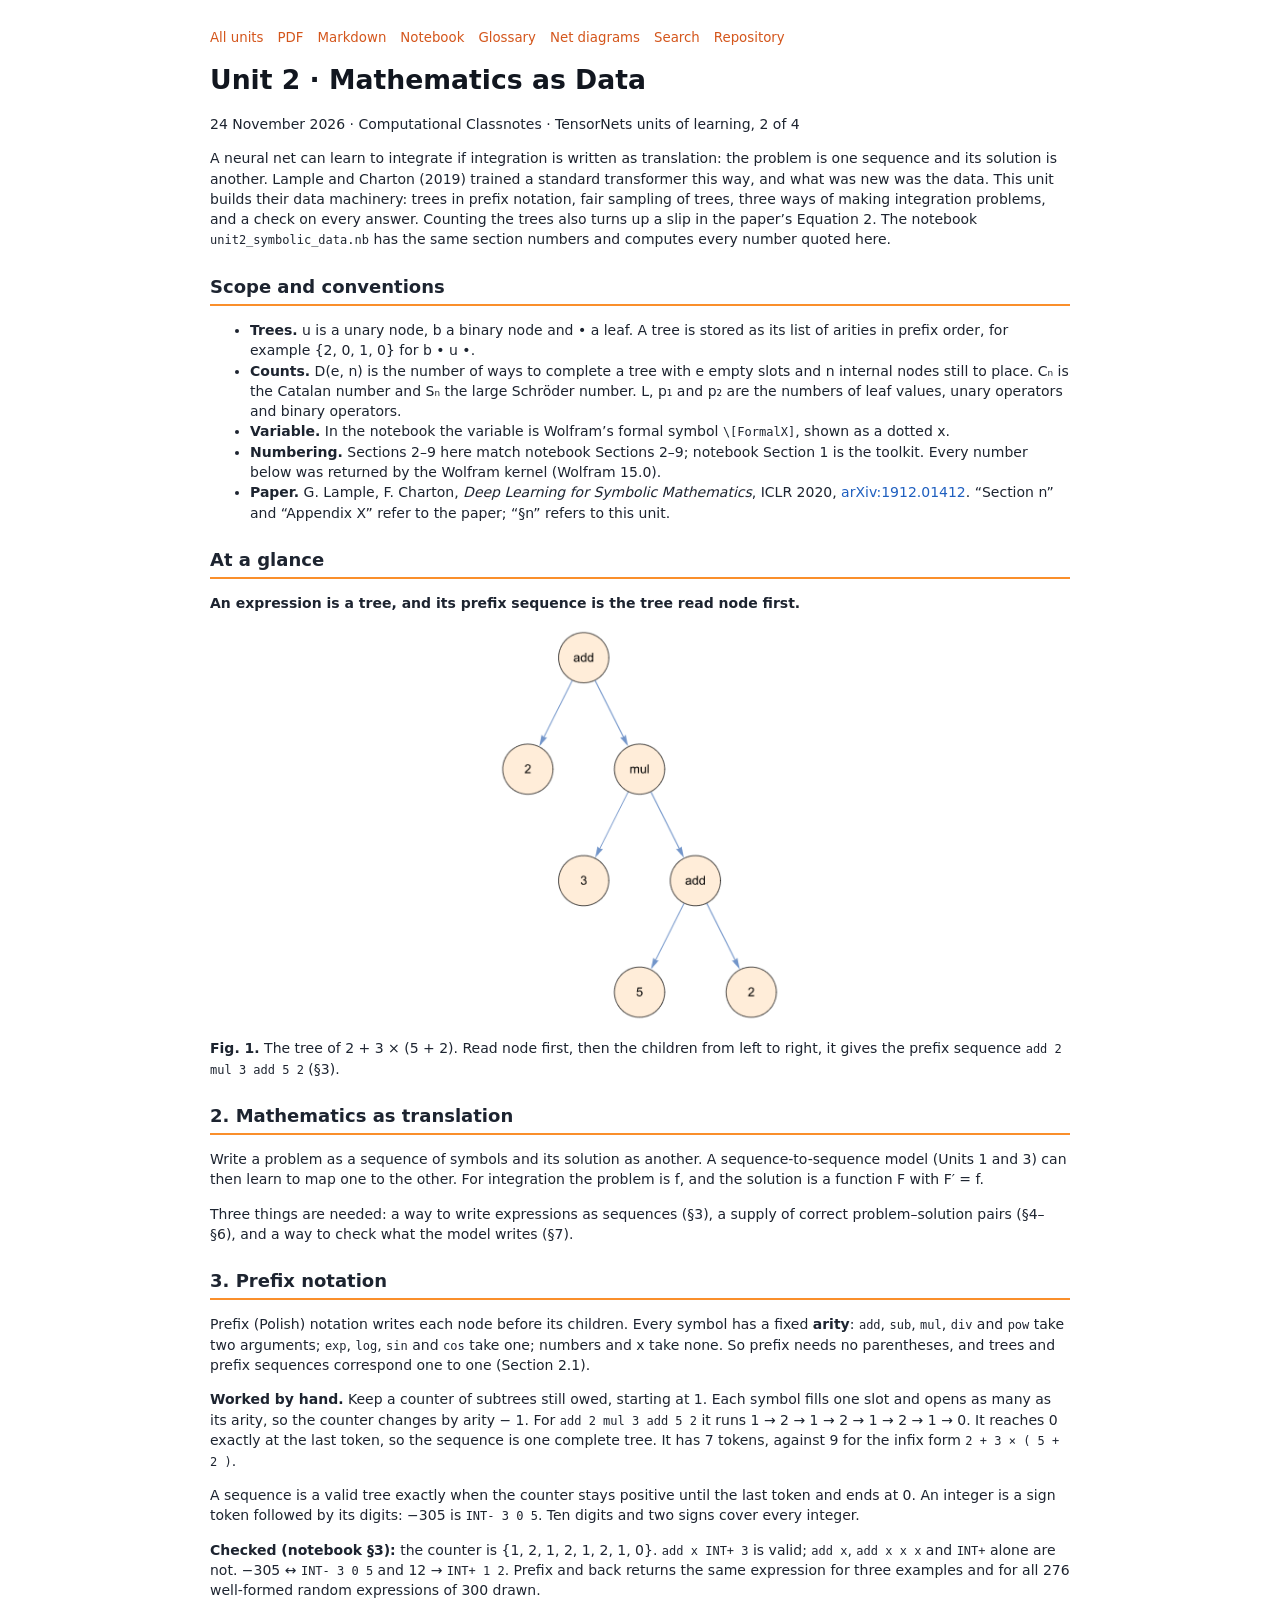
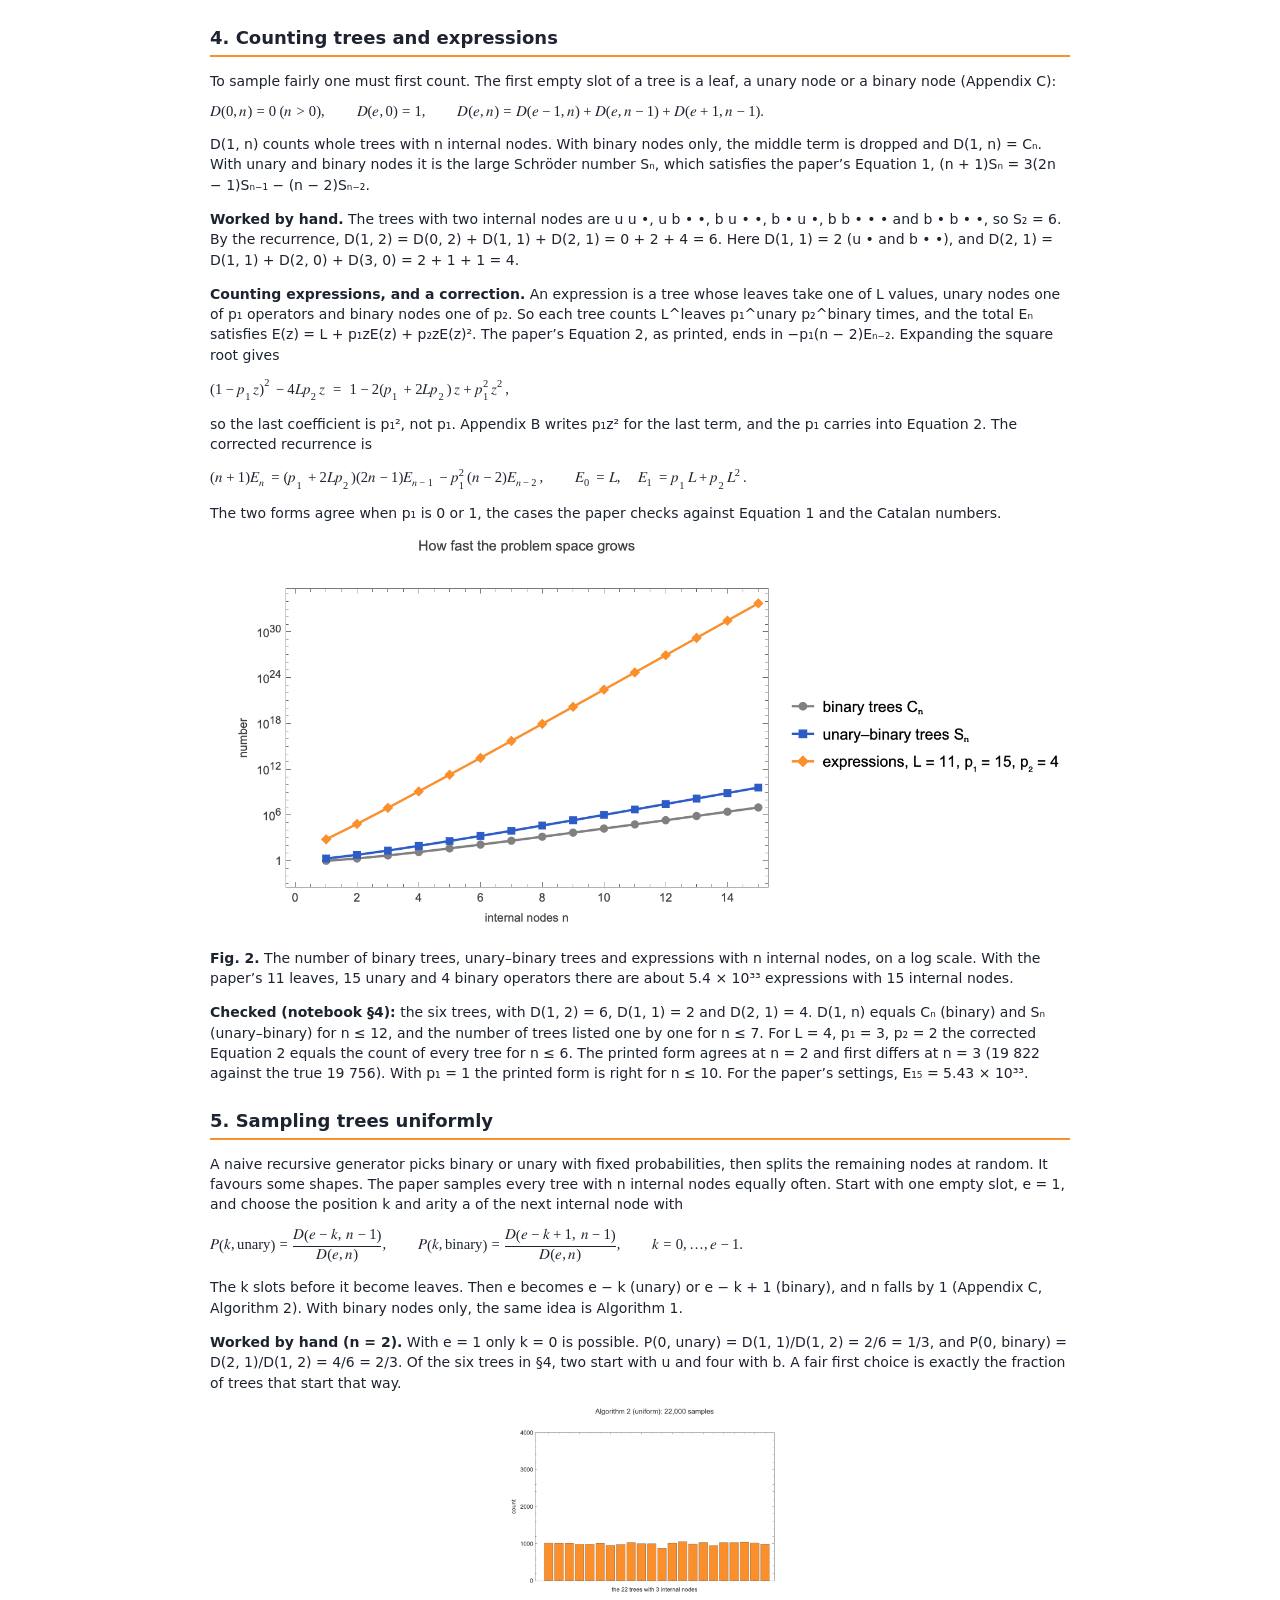
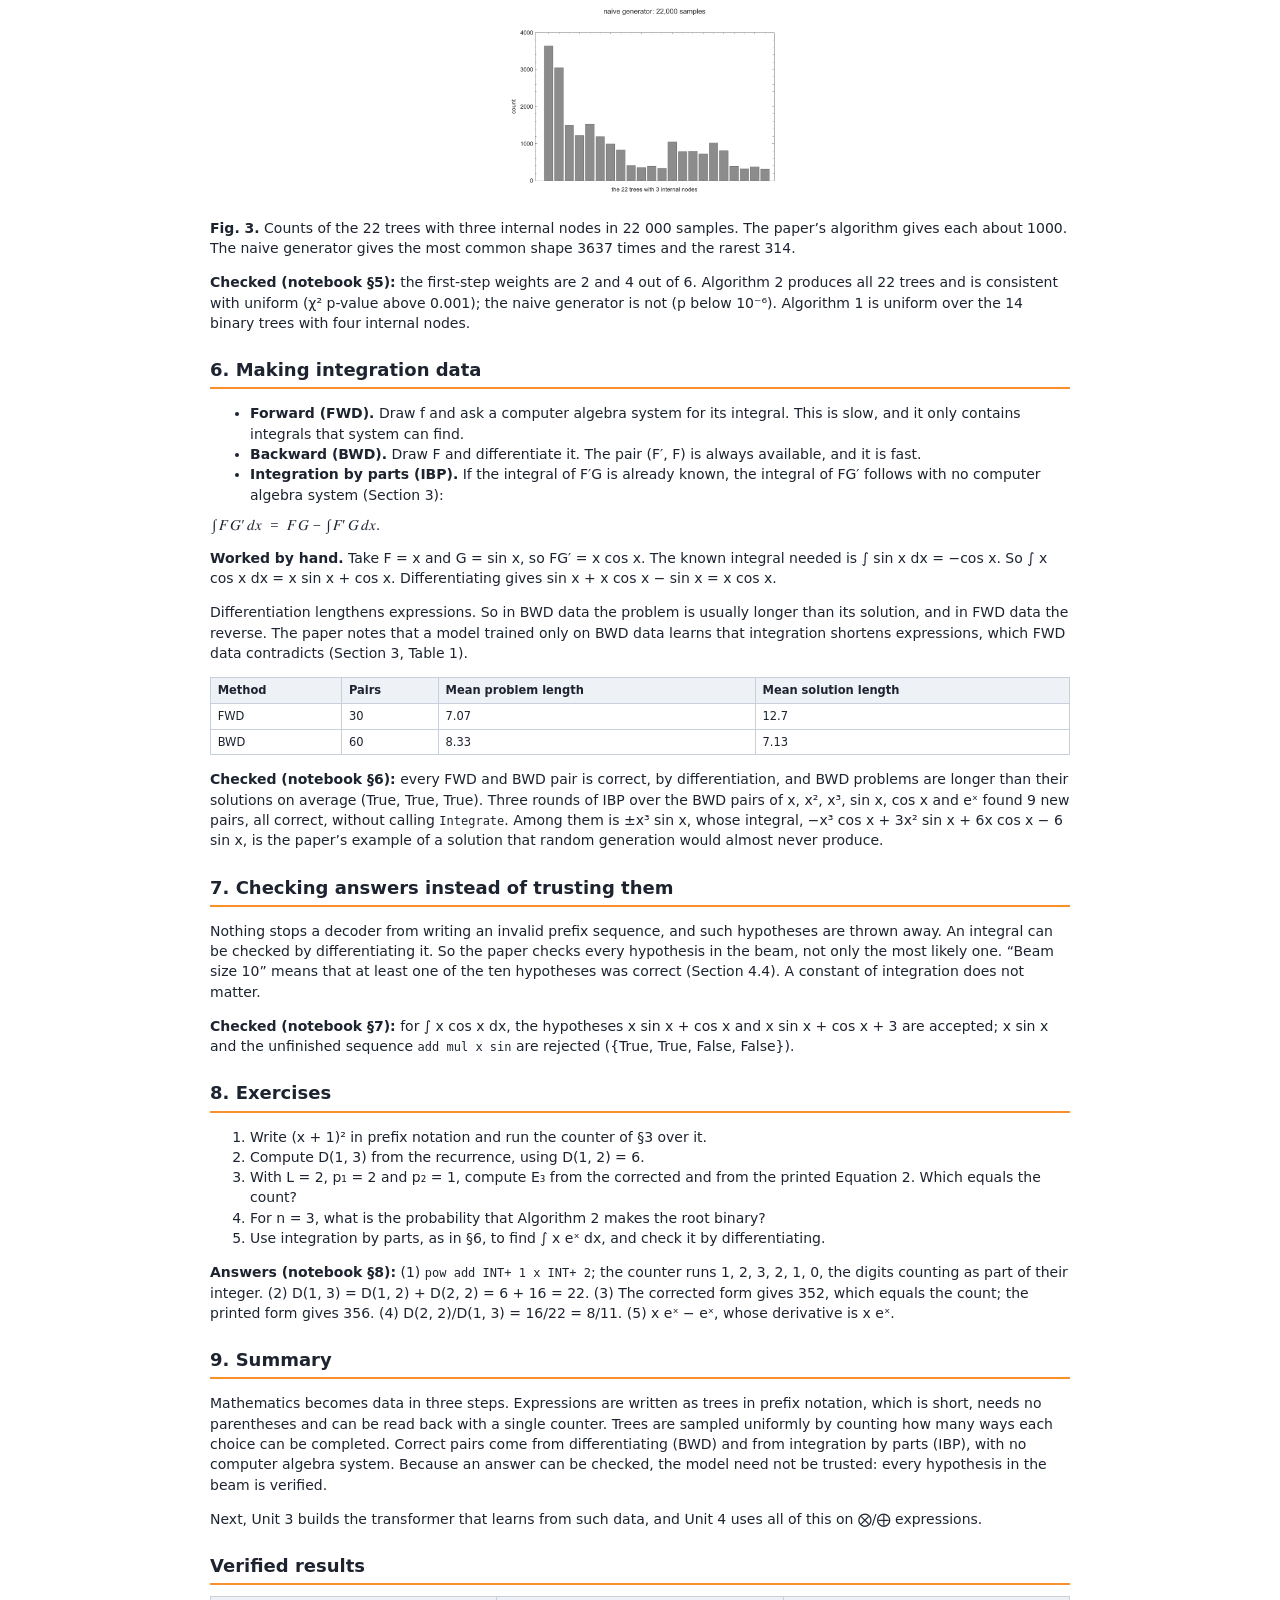
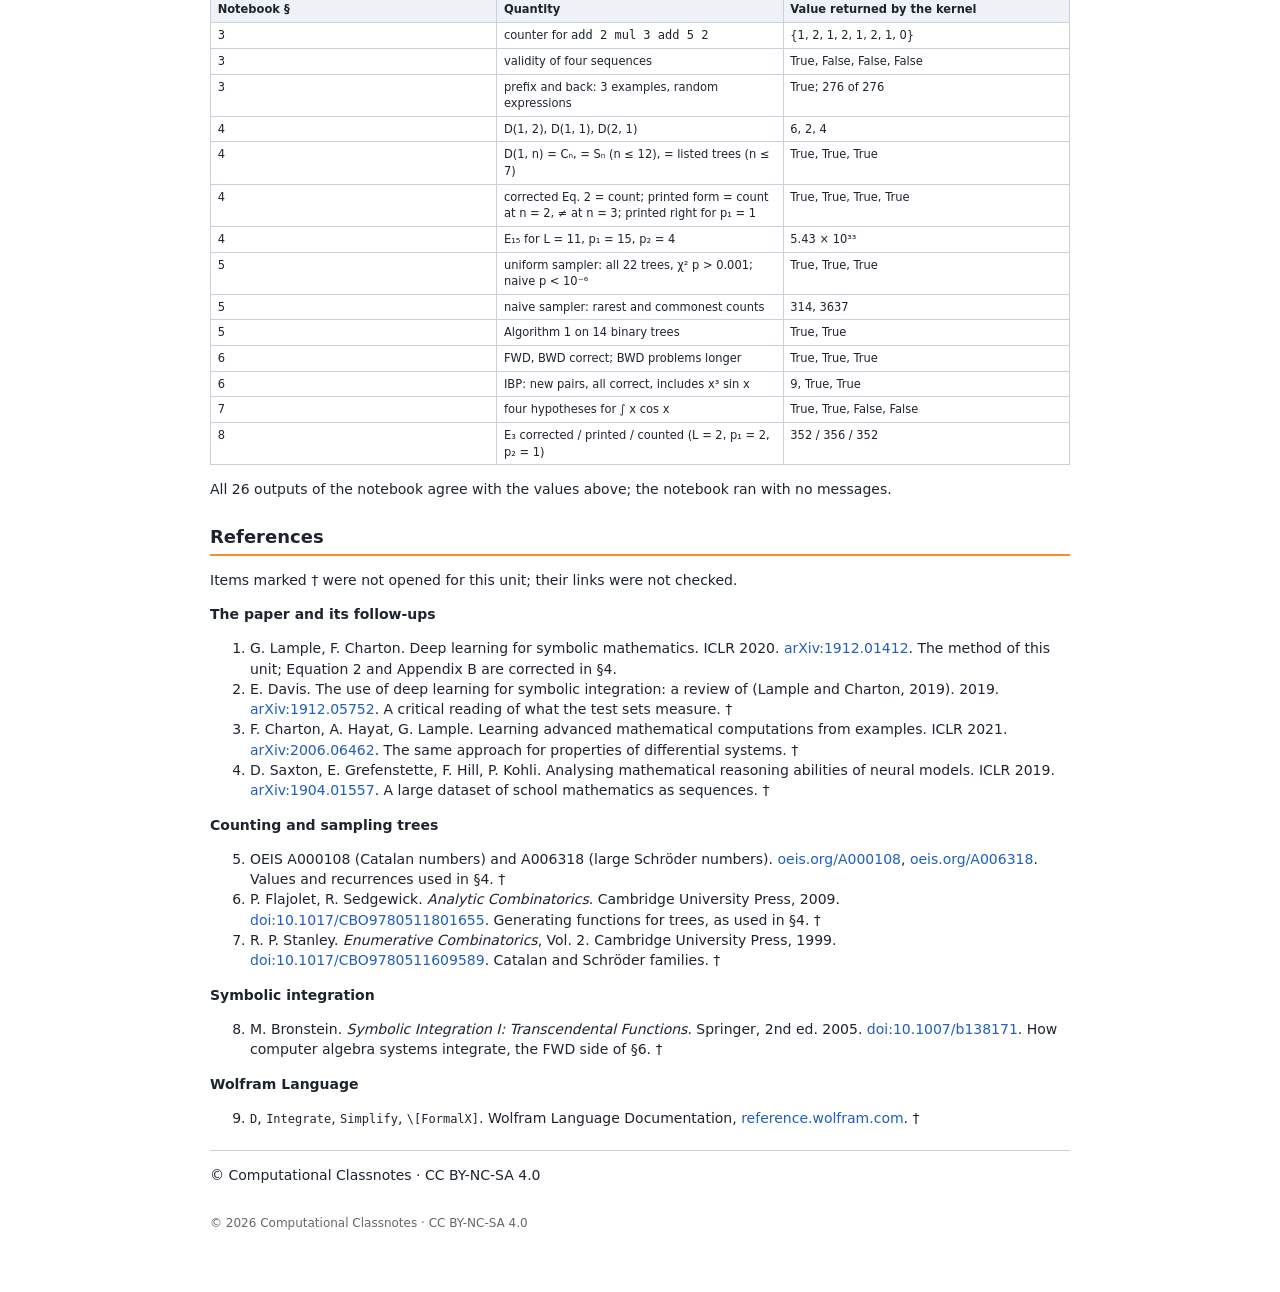
<file: docs/units/02-symbolic-data.html>
<!DOCTYPE html>
<html lang="en"><head><meta charset="utf-8"><meta name="viewport" content="width=device-width, initial-scale=1"><title>Unit 2 · Mathematics as Data — Computational Classnotes</title><style>@page { size: A4; margin: 20mm 18mm 22mm 18mm;
  @bottom-center { content: "© 2026 Computational Classnotes · CC BY-NC-SA 4.0"; } }
body { font-family: "DejaVu Sans", sans-serif; font-size: 10.5pt; line-height: 1.45; color: #1d2430; }
h1 { font-size: 20pt; margin: 0 0 4pt; color: #11161f; }
h2 { font-size: 13.5pt; margin: 18pt 0 6pt; padding-bottom: 3pt; border-bottom: 2px solid rgb(250,143,43); break-after: avoid; }
p, li { orphans: 3; widows: 3; }
code { font-family: "DejaVu Sans Mono", monospace; font-size: 9pt; }
table { border-collapse: collapse; width: 100%; font-size: 8.6pt; margin: 8pt 0; break-inside: auto; }
th, td { border: 1px solid #c9d0db; padding: 3pt 5pt; vertical-align: top; text-align: left; }
th { background: #eef1f6; }
tr { break-inside: avoid; }
img { max-width: 100%; max-height: 105mm; display: block; margin: 4pt auto; }
figure { margin: 6pt 0; }
figcaption { display: none; }
math { font-family: "Latin Modern Math", "STIX Two Math", serif; }
math[display="block"] { display: block; margin: 8pt 0; font-size: 11pt; }
a { color: #1f5fbf; text-decoration: none; }
hr { border: 0; border-top: 1px solid #c9d0db; margin: 16pt 0 8pt; }
table { break-inside: avoid; }

body{max-width:860px;margin:0 auto;padding:28px 22px 60px;background:#fff}
img{max-width:100%;height:auto}
nav.wtop{font-size:10pt;margin-bottom:14px;display:flex;gap:14px;flex-wrap:wrap}
nav.wtop a{color:rgb(212,86,28)}
@media print{nav.wtop{display:none} footer{display:none}}
</style></head><body><nav class="wtop"><a href="index.html">All units</a><a href="02-symbolic-data.pdf">PDF</a><a href="https://github.com/lossofgenerality/monoid-algebra-nets/blob/main/docs/units/02-symbolic-data.md">Markdown</a><a href="../../unit2_symbolic_data.nb" download>Notebook</a><a href="../glossary.html">Glossary</a><a href="../net-diagrams.html">Net diagrams</a><a href="../../search.html">Search</a><a href="https://github.com/lossofgenerality/monoid-algebra-nets">Repository</a></nav><h1 id="unit-2-mathematics-as-data">Unit 2 · Mathematics as Data</h1>
<p>24 November 2026 · Computational Classnotes · TensorNets units of
learning, 2 of 4</p>
<p>A neural net can learn to integrate if integration is written as
translation: the problem is one sequence and its solution is another.
Lample and Charton (2019) trained a standard transformer this way, and
what was new was the data. This unit builds their data machinery: trees
in prefix notation, fair sampling of trees, three ways of making
integration problems, and a check on every answer. Counting the trees
also turns up a slip in the paper’s Equation 2. The notebook
<code>unit2_symbolic_data.nb</code> has the same section numbers and
computes every number quoted here.</p>
<h2 id="scope-and-conventions">Scope and conventions</h2>
<ul>
<li><strong>Trees.</strong> u is a unary node, b a binary node and • a
leaf. A tree is stored as its list of arities in prefix order, for
example {2, 0, 1, 0} for b • u •.</li>
<li><strong>Counts.</strong> D(e, n) is the number of ways to complete a
tree with e empty slots and n internal nodes still to place. Cₙ is the
Catalan number and Sₙ the large Schröder number. L, p₁ and p₂ are the
numbers of leaf values, unary operators and binary operators.</li>
<li><strong>Variable.</strong> In the notebook the variable is Wolfram’s
formal symbol <code>\[FormalX]</code>, shown as a dotted x.</li>
<li><strong>Numbering.</strong> Sections 2–9 here match notebook
Sections 2–9; notebook Section 1 is the toolkit. Every number below was
returned by the Wolfram kernel (Wolfram 15.0).</li>
<li><strong>Paper.</strong> G. Lample, F. Charton, <em>Deep Learning for
Symbolic Mathematics</em>, ICLR 2020, <a
href="https://arxiv.org/abs/1912.01412">arXiv:1912.01412</a>. “Section
n” and “Appendix X” refer to the paper; “§n” refers to this unit.</li>
</ul>
<h2 id="at-a-glance">At a glance</h2>
<p><strong>An expression is a tree, and its prefix sequence is the tree
read node first.</strong></p>
<figure>
<img src="img/unit2-fig1.png" alt="Fig. 1" />
<figcaption aria-hidden="true">Fig. 1</figcaption>
</figure>
<p><strong>Fig. 1.</strong> The tree of 2 + 3 × (5 + 2). Read node
first, then the children from left to right, it gives the prefix
sequence <code>add 2 mul 3 add 5 2</code> (§3).</p>
<h2 id="mathematics-as-translation">2. Mathematics as translation</h2>
<p>Write a problem as a sequence of symbols and its solution as another.
A sequence-to-sequence model (Units 1 and 3) can then learn to map one
to the other. For integration the problem is f, and the solution is a
function F with F′ = f.</p>
<p>Three things are needed: a way to write expressions as sequences
(§3), a supply of correct problem–solution pairs (§4–§6), and a way to
check what the model writes (§7).</p>
<h2 id="prefix-notation">3. Prefix notation</h2>
<p>Prefix (Polish) notation writes each node before its children. Every
symbol has a fixed <strong>arity</strong>: <code>add</code>,
<code>sub</code>, <code>mul</code>, <code>div</code> and
<code>pow</code> take two arguments; <code>exp</code>, <code>log</code>,
<code>sin</code> and <code>cos</code> take one; numbers and x take none.
So prefix needs no parentheses, and trees and prefix sequences
correspond one to one (Section 2.1).</p>
<p><strong>Worked by hand.</strong> Keep a counter of subtrees still
owed, starting at 1. Each symbol fills one slot and opens as many as its
arity, so the counter changes by arity − 1. For
<code>add 2 mul 3 add 5 2</code> it runs 1 → 2 → 1 → 2 → 1 → 2 → 1 → 0.
It reaches 0 exactly at the last token, so the sequence is one complete
tree. It has 7 tokens, against 9 for the infix form
<code>2 + 3 × ( 5 + 2 )</code>.</p>
<p>A sequence is a valid tree exactly when the counter stays positive
until the last token and ends at 0. An integer is a sign token followed
by its digits: −305 is <code>INT- 3 0 5</code>. Ten digits and two signs
cover every integer.</p>
<p><strong>Checked (notebook §3):</strong> the counter is {1, 2, 1, 2,
1, 2, 1, 0}. <code>add x INT+ 3</code> is valid; <code>add x</code>,
<code>add x x x</code> and <code>INT+</code> alone are not. −305 ↔︎
<code>INT- 3 0 5</code> and 12 → <code>INT+ 1 2</code>. Prefix and back
returns the same expression for three examples and for all 276
well-formed random expressions of 300 drawn.</p>
<h2 id="counting-trees-and-expressions">4. Counting trees and
expressions</h2>
<p>To sample fairly one must first count. The first empty slot of a tree
is a leaf, a unary node or a binary node (Appendix C):</p>
<p><math display="block" xmlns="http://www.w3.org/1998/Math/MathML"><semantics><mrow><mi>D</mi><mrow><mo stretchy="true" form="prefix">(</mo><mn>0</mn><mo>,</mo><mi>n</mi><mo stretchy="true" form="postfix">)</mo></mrow><mo>=</mo><mn>0</mn><mspace width="0.222em"></mspace><mrow><mo stretchy="true" form="prefix">(</mo><mi>n</mi><mo>&gt;</mo><mn>0</mn><mo stretchy="true" form="postfix">)</mo></mrow><mo>,</mo><mspace width="2.0em"></mspace><mi>D</mi><mrow><mo stretchy="true" form="prefix">(</mo><mi>e</mi><mo>,</mo><mn>0</mn><mo stretchy="true" form="postfix">)</mo></mrow><mo>=</mo><mn>1</mn><mo>,</mo><mspace width="2.0em"></mspace><mi>D</mi><mrow><mo stretchy="true" form="prefix">(</mo><mi>e</mi><mo>,</mo><mi>n</mi><mo stretchy="true" form="postfix">)</mo></mrow><mo>=</mo><mi>D</mi><mrow><mo stretchy="true" form="prefix">(</mo><mi>e</mi><mo>−</mo><mn>1</mn><mo>,</mo><mi>n</mi><mo stretchy="true" form="postfix">)</mo></mrow><mo>+</mo><mi>D</mi><mrow><mo stretchy="true" form="prefix">(</mo><mi>e</mi><mo>,</mo><mi>n</mi><mo>−</mo><mn>1</mn><mo stretchy="true" form="postfix">)</mo></mrow><mo>+</mo><mi>D</mi><mrow><mo stretchy="true" form="prefix">(</mo><mi>e</mi><mo>+</mo><mn>1</mn><mo>,</mo><mi>n</mi><mo>−</mo><mn>1</mn><mo stretchy="true" form="postfix">)</mo></mrow><mi>.</mi></mrow><annotation encoding="application/x-tex">
D(0,n)=0\ (n&gt;0),\qquad D(e,0)=1,\qquad D(e,n)=D(e-1,n)+D(e,n-1)+D(e+1,n-1).
</annotation></semantics></math></p>
<p>D(1, n) counts whole trees with n internal nodes. With binary nodes
only, the middle term is dropped and D(1, n) = Cₙ. With unary and binary
nodes it is the large Schröder number Sₙ, which satisfies the paper’s
Equation 1, (n + 1)Sₙ = 3(2n − 1)Sₙ₋₁ − (n − 2)Sₙ₋₂.</p>
<p><strong>Worked by hand.</strong> The trees with two internal nodes
are u u •, u b • •, b u • •, b • u •, b b • • • and b • b • •, so S₂ =
6. By the recurrence, D(1, 2) = D(0, 2) + D(1, 1) + D(2, 1) = 0 + 2 + 4
= 6. Here D(1, 1) = 2 (u • and b • •), and D(2, 1) = D(1, 1) + D(2, 0) +
D(3, 0) = 2 + 1 + 1 = 4.</p>
<p><strong>Counting expressions, and a correction.</strong> An
expression is a tree whose leaves take one of L values, unary nodes one
of p₁ operators and binary nodes one of p₂. So each tree counts L^leaves
p₁^unary p₂^binary times, and the total Eₙ satisfies E(z) = L + p₁zE(z)
+ p₂zE(z)². The paper’s Equation 2, as printed, ends in −p₁(n − 2)Eₙ₋₂.
Expanding the square root gives</p>
<p><math display="block" xmlns="http://www.w3.org/1998/Math/MathML"><semantics><mrow><msup><mrow><mo stretchy="true" form="prefix">(</mo><mn>1</mn><mo>−</mo><msub><mi>p</mi><mn>1</mn></msub><mi>z</mi><mo stretchy="true" form="postfix">)</mo></mrow><mn>2</mn></msup><mo>−</mo><mn>4</mn><mi>L</mi><msub><mi>p</mi><mn>2</mn></msub><mi>z</mi><mspace width="0.278em"></mspace><mo>=</mo><mspace width="0.278em"></mspace><mn>1</mn><mo>−</mo><mn>2</mn><mrow><mo stretchy="true" form="prefix">(</mo><msub><mi>p</mi><mn>1</mn></msub><mo>+</mo><mn>2</mn><mi>L</mi><msub><mi>p</mi><mn>2</mn></msub><mo stretchy="true" form="postfix">)</mo></mrow><mspace width="0.167em"></mspace><mi>z</mi><mo>+</mo><msubsup><mi>p</mi><mn>1</mn><mn>2</mn></msubsup><msup><mi>z</mi><mn>2</mn></msup><mo>,</mo></mrow><annotation encoding="application/x-tex">
(1-p_1z)^2-4Lp_2z \;=\; 1-2(p_1+2Lp_2)\,z+p_1^{2}z^{2},
</annotation></semantics></math></p>
<p>so the last coefficient is p₁², not p₁. Appendix B writes p₁z² for
the last term, and the p₁ carries into Equation 2. The corrected
recurrence is</p>
<p><math display="block" xmlns="http://www.w3.org/1998/Math/MathML"><semantics><mrow><mrow><mo stretchy="true" form="prefix">(</mo><mi>n</mi><mo>+</mo><mn>1</mn><mo stretchy="true" form="postfix">)</mo></mrow><msub><mi>E</mi><mi>n</mi></msub><mo>=</mo><mrow><mo stretchy="true" form="prefix">(</mo><msub><mi>p</mi><mn>1</mn></msub><mo>+</mo><mn>2</mn><mi>L</mi><msub><mi>p</mi><mn>2</mn></msub><mo stretchy="true" form="postfix">)</mo></mrow><mrow><mo stretchy="true" form="prefix">(</mo><mn>2</mn><mi>n</mi><mo>−</mo><mn>1</mn><mo stretchy="true" form="postfix">)</mo></mrow><msub><mi>E</mi><mrow><mi>n</mi><mo>−</mo><mn>1</mn></mrow></msub><mo>−</mo><msubsup><mi>p</mi><mn>1</mn><mn>2</mn></msubsup><mrow><mo stretchy="true" form="prefix">(</mo><mi>n</mi><mo>−</mo><mn>2</mn><mo stretchy="true" form="postfix">)</mo></mrow><msub><mi>E</mi><mrow><mi>n</mi><mo>−</mo><mn>2</mn></mrow></msub><mo>,</mo><mspace width="2.0em"></mspace><msub><mi>E</mi><mn>0</mn></msub><mo>=</mo><mi>L</mi><mo>,</mo><mspace width="1.0em"></mspace><msub><mi>E</mi><mn>1</mn></msub><mo>=</mo><msub><mi>p</mi><mn>1</mn></msub><mi>L</mi><mo>+</mo><msub><mi>p</mi><mn>2</mn></msub><msup><mi>L</mi><mn>2</mn></msup><mi>.</mi></mrow><annotation encoding="application/x-tex">
(n+1)E_n=(p_1+2Lp_2)(2n-1)E_{n-1}-p_1^{2}(n-2)E_{n-2},\qquad E_0=L,\quad E_1=p_1L+p_2L^2 .
</annotation></semantics></math></p>
<p>The two forms agree when p₁ is 0 or 1, the cases the paper checks
against Equation 1 and the Catalan numbers.</p>
<figure>
<img src="img/unit2-fig2.png" alt="Fig. 2" />
<figcaption aria-hidden="true">Fig. 2</figcaption>
</figure>
<p><strong>Fig. 2.</strong> The number of binary trees, unary–binary
trees and expressions with n internal nodes, on a log scale. With the
paper’s 11 leaves, 15 unary and 4 binary operators there are about 5.4 ×
10³³ expressions with 15 internal nodes.</p>
<p><strong>Checked (notebook §4):</strong> the six trees, with D(1, 2) =
6, D(1, 1) = 2 and D(2, 1) = 4. D(1, n) equals Cₙ (binary) and Sₙ
(unary–binary) for n ≤ 12, and the number of trees listed one by one for
n ≤ 7. For L = 4, p₁ = 3, p₂ = 2 the corrected Equation 2 equals the
count of every tree for n ≤ 6. The printed form agrees at n = 2 and
first differs at n = 3 (19 822 against the true 19 756). With p₁ = 1 the
printed form is right for n ≤ 10. For the paper’s settings, E₁₅ = 5.43 ×
10³³.</p>
<h2 id="sampling-trees-uniformly">5. Sampling trees uniformly</h2>
<p>A naive recursive generator picks binary or unary with fixed
probabilities, then splits the remaining nodes at random. It favours
some shapes. The paper samples every tree with n internal nodes equally
often. Start with one empty slot, e = 1, and choose the position k and
arity a of the next internal node with</p>
<p><math display="block" xmlns="http://www.w3.org/1998/Math/MathML"><semantics><mrow><mi>P</mi><mrow><mo stretchy="true" form="prefix">(</mo><mi>k</mi><mo>,</mo><mtext mathvariant="normal">unary</mtext><mo stretchy="true" form="postfix">)</mo></mrow><mo>=</mo><mfrac><mrow><mi>D</mi><mrow><mo stretchy="true" form="prefix">(</mo><mi>e</mi><mo>−</mo><mi>k</mi><mo>,</mo><mspace width="0.167em"></mspace><mi>n</mi><mo>−</mo><mn>1</mn><mo stretchy="true" form="postfix">)</mo></mrow></mrow><mrow><mi>D</mi><mrow><mo stretchy="true" form="prefix">(</mo><mi>e</mi><mo>,</mo><mi>n</mi><mo stretchy="true" form="postfix">)</mo></mrow></mrow></mfrac><mo>,</mo><mspace width="2.0em"></mspace><mi>P</mi><mrow><mo stretchy="true" form="prefix">(</mo><mi>k</mi><mo>,</mo><mtext mathvariant="normal">binary</mtext><mo stretchy="true" form="postfix">)</mo></mrow><mo>=</mo><mfrac><mrow><mi>D</mi><mrow><mo stretchy="true" form="prefix">(</mo><mi>e</mi><mo>−</mo><mi>k</mi><mo>+</mo><mn>1</mn><mo>,</mo><mspace width="0.167em"></mspace><mi>n</mi><mo>−</mo><mn>1</mn><mo stretchy="true" form="postfix">)</mo></mrow></mrow><mrow><mi>D</mi><mrow><mo stretchy="true" form="prefix">(</mo><mi>e</mi><mo>,</mo><mi>n</mi><mo stretchy="true" form="postfix">)</mo></mrow></mrow></mfrac><mo>,</mo><mspace width="2.0em"></mspace><mi>k</mi><mo>=</mo><mn>0</mn><mo>,</mo><mi>…</mi><mo>,</mo><mi>e</mi><mo>−</mo><mn>1</mn><mi>.</mi></mrow><annotation encoding="application/x-tex">
P(k,\text{unary})=\frac{D(e-k,\,n-1)}{D(e,n)},\qquad P(k,\text{binary})=\frac{D(e-k+1,\,n-1)}{D(e,n)},\qquad k=0,\dots,e-1 .
</annotation></semantics></math></p>
<p>The k slots before it become leaves. Then e becomes e − k (unary) or
e − k + 1 (binary), and n falls by 1 (Appendix C, Algorithm 2). With
binary nodes only, the same idea is Algorithm 1.</p>
<p><strong>Worked by hand (n = 2).</strong> With e = 1 only k = 0 is
possible. P(0, unary) = D(1, 1)/D(1, 2) = 2/6 = 1/3, and P(0, binary) =
D(2, 1)/D(1, 2) = 4/6 = 2/3. Of the six trees in §4, two start with u
and four with b. A fair first choice is exactly the fraction of trees
that start that way.</p>
<figure>
<img src="img/unit2-fig3.png" alt="Fig. 3" />
<figcaption aria-hidden="true">Fig. 3</figcaption>
</figure>
<p><strong>Fig. 3.</strong> Counts of the 22 trees with three internal
nodes in 22 000 samples. The paper’s algorithm gives each about 1000.
The naive generator gives the most common shape 3637 times and the
rarest 314.</p>
<p><strong>Checked (notebook §5):</strong> the first-step weights are 2
and 4 out of 6. Algorithm 2 produces all 22 trees and is consistent with
uniform (χ² p-value above 0.001); the naive generator is not (p below
10⁻⁶). Algorithm 1 is uniform over the 14 binary trees with four
internal nodes.</p>
<h2 id="making-integration-data">6. Making integration data</h2>
<ul>
<li><strong>Forward (FWD).</strong> Draw f and ask a computer algebra
system for its integral. This is slow, and it only contains integrals
that system can find.</li>
<li><strong>Backward (BWD).</strong> Draw F and differentiate it. The
pair (F′, F) is always available, and it is fast.</li>
<li><strong>Integration by parts (IBP).</strong> If the integral of F′G
is already known, the integral of FG′ follows with no computer algebra
system (Section 3):</li>
</ul>
<p><math display="block" xmlns="http://www.w3.org/1998/Math/MathML"><semantics><mrow><mo>∫</mo><mi>F</mi><mspace width="0.167em"></mspace><mi>G</mi><mi>′</mi><mspace width="0.167em"></mspace><mi>d</mi><mi>x</mi><mspace width="0.278em"></mspace><mo>=</mo><mspace width="0.278em"></mspace><mi>F</mi><mspace width="0.167em"></mspace><mi>G</mi><mo>−</mo><mo>∫</mo><mi>F</mi><mi>′</mi><mspace width="0.167em"></mspace><mi>G</mi><mspace width="0.167em"></mspace><mi>d</mi><mi>x</mi><mi>.</mi></mrow><annotation encoding="application/x-tex">
\int F\,G&#39;\,dx \;=\; F\,G-\int F&#39;\,G\,dx .
</annotation></semantics></math></p>
<p><strong>Worked by hand.</strong> Take F = x and G = sin x, so FG′ = x
cos x. The known integral needed is ∫ sin x dx = −cos x. So ∫ x cos x dx
= x sin x + cos x. Differentiating gives sin x + x cos x − sin x = x cos
x.</p>
<p>Differentiation lengthens expressions. So in BWD data the problem is
usually longer than its solution, and in FWD data the reverse. The paper
notes that a model trained only on BWD data learns that integration
shortens expressions, which FWD data contradicts (Section 3, Table
1).</p>
<table>
<thead>
<tr class="header">
<th>Method</th>
<th>Pairs</th>
<th>Mean problem length</th>
<th>Mean solution length</th>
</tr>
</thead>
<tbody>
<tr class="odd">
<td>FWD</td>
<td>30</td>
<td>7.07</td>
<td>12.7</td>
</tr>
<tr class="even">
<td>BWD</td>
<td>60</td>
<td>8.33</td>
<td>7.13</td>
</tr>
</tbody>
</table>
<p><strong>Checked (notebook §6):</strong> every FWD and BWD pair is
correct, by differentiation, and BWD problems are longer than their
solutions on average (True, True, True). Three rounds of IBP over the
BWD pairs of x, x², x³, sin x, cos x and eˣ found 9 new pairs, all
correct, without calling <code>Integrate</code>. Among them is ±x³ sin
x, whose integral, −x³ cos x + 3x² sin x + 6x cos x − 6 sin x, is the
paper’s example of a solution that random generation would almost never
produce.</p>
<h2 id="checking-answers-instead-of-trusting-them">7. Checking answers
instead of trusting them</h2>
<p>Nothing stops a decoder from writing an invalid prefix sequence, and
such hypotheses are thrown away. An integral can be checked by
differentiating it. So the paper checks every hypothesis in the beam,
not only the most likely one. “Beam size 10” means that at least one of
the ten hypotheses was correct (Section 4.4). A constant of integration
does not matter.</p>
<p><strong>Checked (notebook §7):</strong> for ∫ x cos x dx, the
hypotheses x sin x + cos x and x sin x + cos x + 3 are accepted; x sin x
and the unfinished sequence <code>add mul x sin</code> are rejected
({True, True, False, False}).</p>
<h2 id="exercises">8. Exercises</h2>
<ol type="1">
<li>Write (x + 1)² in prefix notation and run the counter of §3 over
it.</li>
<li>Compute D(1, 3) from the recurrence, using D(1, 2) = 6.</li>
<li>With L = 2, p₁ = 2 and p₂ = 1, compute E₃ from the corrected and
from the printed Equation 2. Which equals the count?</li>
<li>For n = 3, what is the probability that Algorithm 2 makes the root
binary?</li>
<li>Use integration by parts, as in §6, to find ∫ x eˣ dx, and check it
by differentiating.</li>
</ol>
<p><strong>Answers (notebook §8):</strong> (1)
<code>pow add INT+ 1 x INT+ 2</code>; the counter runs 1, 2, 3, 2, 1, 0,
the digits counting as part of their integer. (2) D(1, 3) = D(1, 2) +
D(2, 2) = 6 + 16 = 22. (3) The corrected form gives 352, which equals
the count; the printed form gives 356. (4) D(2, 2)/D(1, 3) = 16/22 =
8/11. (5) x eˣ − eˣ, whose derivative is x eˣ.</p>
<h2 id="summary">9. Summary</h2>
<p>Mathematics becomes data in three steps. Expressions are written as
trees in prefix notation, which is short, needs no parentheses and can
be read back with a single counter. Trees are sampled uniformly by
counting how many ways each choice can be completed. Correct pairs come
from differentiating (BWD) and from integration by parts (IBP), with no
computer algebra system. Because an answer can be checked, the model
need not be trusted: every hypothesis in the beam is verified.</p>
<p>Next, Unit 3 builds the transformer that learns from such data, and
Unit 4 uses all of this on ⨂/⨁ expressions.</p>
<h2 id="verified-results">Verified results</h2>
<table>
<colgroup>
<col style="width: 33%" />
<col style="width: 33%" />
<col style="width: 33%" />
</colgroup>
<thead>
<tr class="header">
<th>Notebook §</th>
<th>Quantity</th>
<th>Value returned by the kernel</th>
</tr>
</thead>
<tbody>
<tr class="odd">
<td>3</td>
<td>counter for <code>add 2 mul 3 add 5 2</code></td>
<td>{1, 2, 1, 2, 1, 2, 1, 0}</td>
</tr>
<tr class="even">
<td>3</td>
<td>validity of four sequences</td>
<td>True, False, False, False</td>
</tr>
<tr class="odd">
<td>3</td>
<td>prefix and back: 3 examples, random expressions</td>
<td>True; 276 of 276</td>
</tr>
<tr class="even">
<td>4</td>
<td>D(1, 2), D(1, 1), D(2, 1)</td>
<td>6, 2, 4</td>
</tr>
<tr class="odd">
<td>4</td>
<td>D(1, n) = Cₙ, = Sₙ (n ≤ 12), = listed trees (n ≤ 7)</td>
<td>True, True, True</td>
</tr>
<tr class="even">
<td>4</td>
<td>corrected Eq. 2 = count; printed form = count at n = 2, ≠ at n = 3;
printed right for p₁ = 1</td>
<td>True, True, True, True</td>
</tr>
<tr class="odd">
<td>4</td>
<td>E₁₅ for L = 11, p₁ = 15, p₂ = 4</td>
<td>5.43 × 10³³</td>
</tr>
<tr class="even">
<td>5</td>
<td>uniform sampler: all 22 trees, χ² p &gt; 0.001; naive p &lt;
10⁻⁶</td>
<td>True, True, True</td>
</tr>
<tr class="odd">
<td>5</td>
<td>naive sampler: rarest and commonest counts</td>
<td>314, 3637</td>
</tr>
<tr class="even">
<td>5</td>
<td>Algorithm 1 on 14 binary trees</td>
<td>True, True</td>
</tr>
<tr class="odd">
<td>6</td>
<td>FWD, BWD correct; BWD problems longer</td>
<td>True, True, True</td>
</tr>
<tr class="even">
<td>6</td>
<td>IBP: new pairs, all correct, includes x³ sin x</td>
<td>9, True, True</td>
</tr>
<tr class="odd">
<td>7</td>
<td>four hypotheses for ∫ x cos x</td>
<td>True, True, False, False</td>
</tr>
<tr class="even">
<td>8</td>
<td>E₃ corrected / printed / counted (L = 2, p₁ = 2, p₂ = 1)</td>
<td>352 / 356 / 352</td>
</tr>
</tbody>
</table>
<p>All 26 outputs of the notebook agree with the values above; the
notebook ran with no messages.</p>
<h2 id="references">References</h2>
<p>Items marked † were not opened for this unit; their links were not
checked.</p>
<p><strong>The paper and its follow-ups</strong></p>
<ol type="1">
<li>G. Lample, F. Charton. Deep learning for symbolic mathematics. ICLR
2020. <a href="https://arxiv.org/abs/1912.01412">arXiv:1912.01412</a>.
The method of this unit; Equation 2 and Appendix B are corrected in
§4.</li>
<li>E. Davis. The use of deep learning for symbolic integration: a
review of (Lample and Charton, 2019). 2019. <a
href="https://arxiv.org/abs/1912.05752">arXiv:1912.05752</a>. A critical
reading of what the test sets measure. †</li>
<li>F. Charton, A. Hayat, G. Lample. Learning advanced mathematical
computations from examples. ICLR 2021. <a
href="https://arxiv.org/abs/2006.06462">arXiv:2006.06462</a>. The same
approach for properties of differential systems. †</li>
<li>D. Saxton, E. Grefenstette, F. Hill, P. Kohli. Analysing
mathematical reasoning abilities of neural models. ICLR 2019. <a
href="https://arxiv.org/abs/1904.01557">arXiv:1904.01557</a>. A large
dataset of school mathematics as sequences. †</li>
</ol>
<p><strong>Counting and sampling trees</strong></p>
<ol start="5" type="1">
<li>OEIS A000108 (Catalan numbers) and A006318 (large Schröder numbers).
<a href="https://oeis.org/A000108">oeis.org/A000108</a>, <a
href="https://oeis.org/A006318">oeis.org/A006318</a>. Values and
recurrences used in §4. †</li>
<li>P. Flajolet, R. Sedgewick. <em>Analytic Combinatorics</em>.
Cambridge University Press, 2009. <a
href="https://doi.org/10.1017/CBO9780511801655">doi:10.1017/CBO9780511801655</a>.
Generating functions for trees, as used in §4. †</li>
<li>R. P. Stanley. <em>Enumerative Combinatorics</em>, Vol. 2. Cambridge
University Press, 1999. <a
href="https://doi.org/10.1017/CBO9780511609589">doi:10.1017/CBO9780511609589</a>.
Catalan and Schröder families. †</li>
</ol>
<p><strong>Symbolic integration</strong></p>
<ol start="8" type="1">
<li>M. Bronstein. <em>Symbolic Integration I: Transcendental
Functions</em>. Springer, 2nd ed. 2005. <a
href="https://doi.org/10.1007/b138171">doi:10.1007/b138171</a>. How
computer algebra systems integrate, the FWD side of §6. †</li>
</ol>
<p><strong>Wolfram Language</strong></p>
<ol start="9" type="1">
<li><code>D</code>, <code>Integrate</code>, <code>Simplify</code>,
<code>\[FormalX]</code>. Wolfram Language Documentation, <a
href="https://reference.wolfram.com/language/ref/D.html">reference.wolfram.com</a>.
†</li>
</ol>
<hr />
<p>© Computational Classnotes · CC BY-NC-SA 4.0</p>
<footer style="margin-top:30px;font-size:9pt;color:#666">© 2026 Computational Classnotes · CC BY-NC-SA 4.0</footer></body></html>
</file>
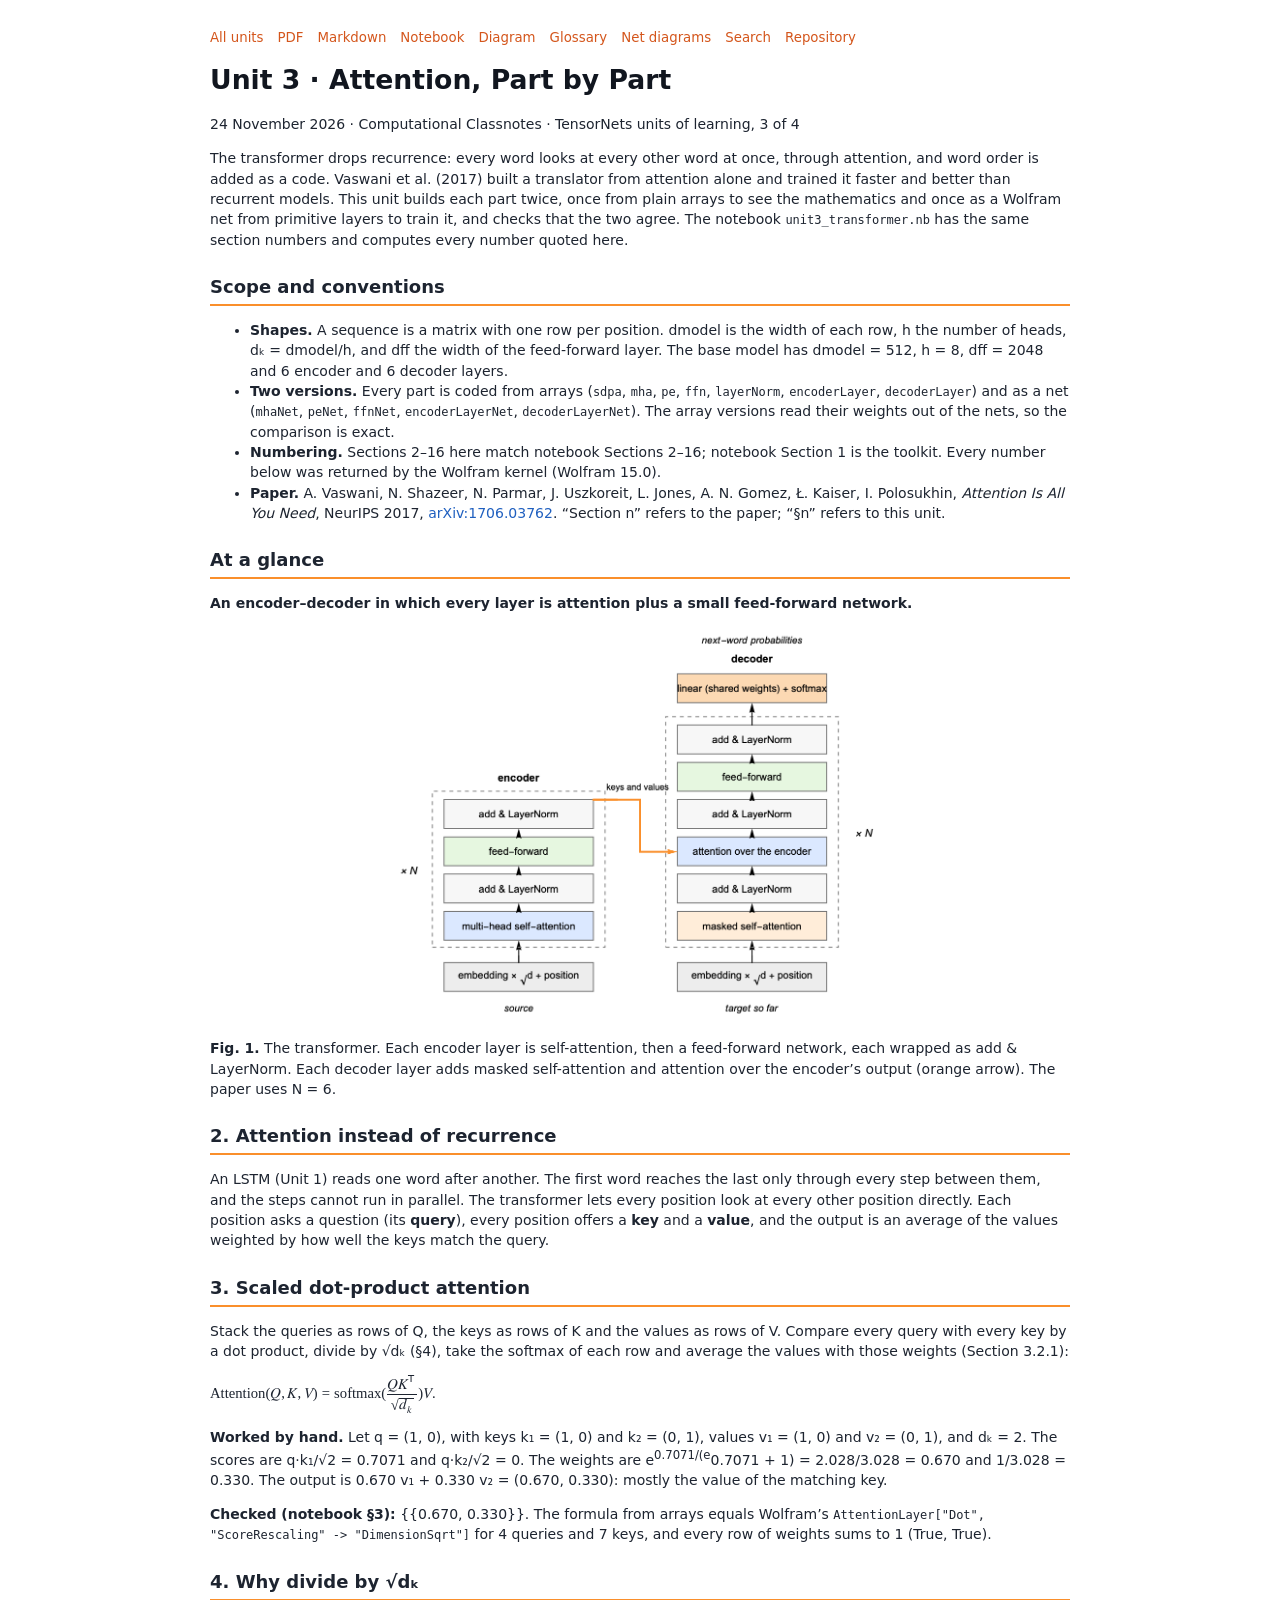
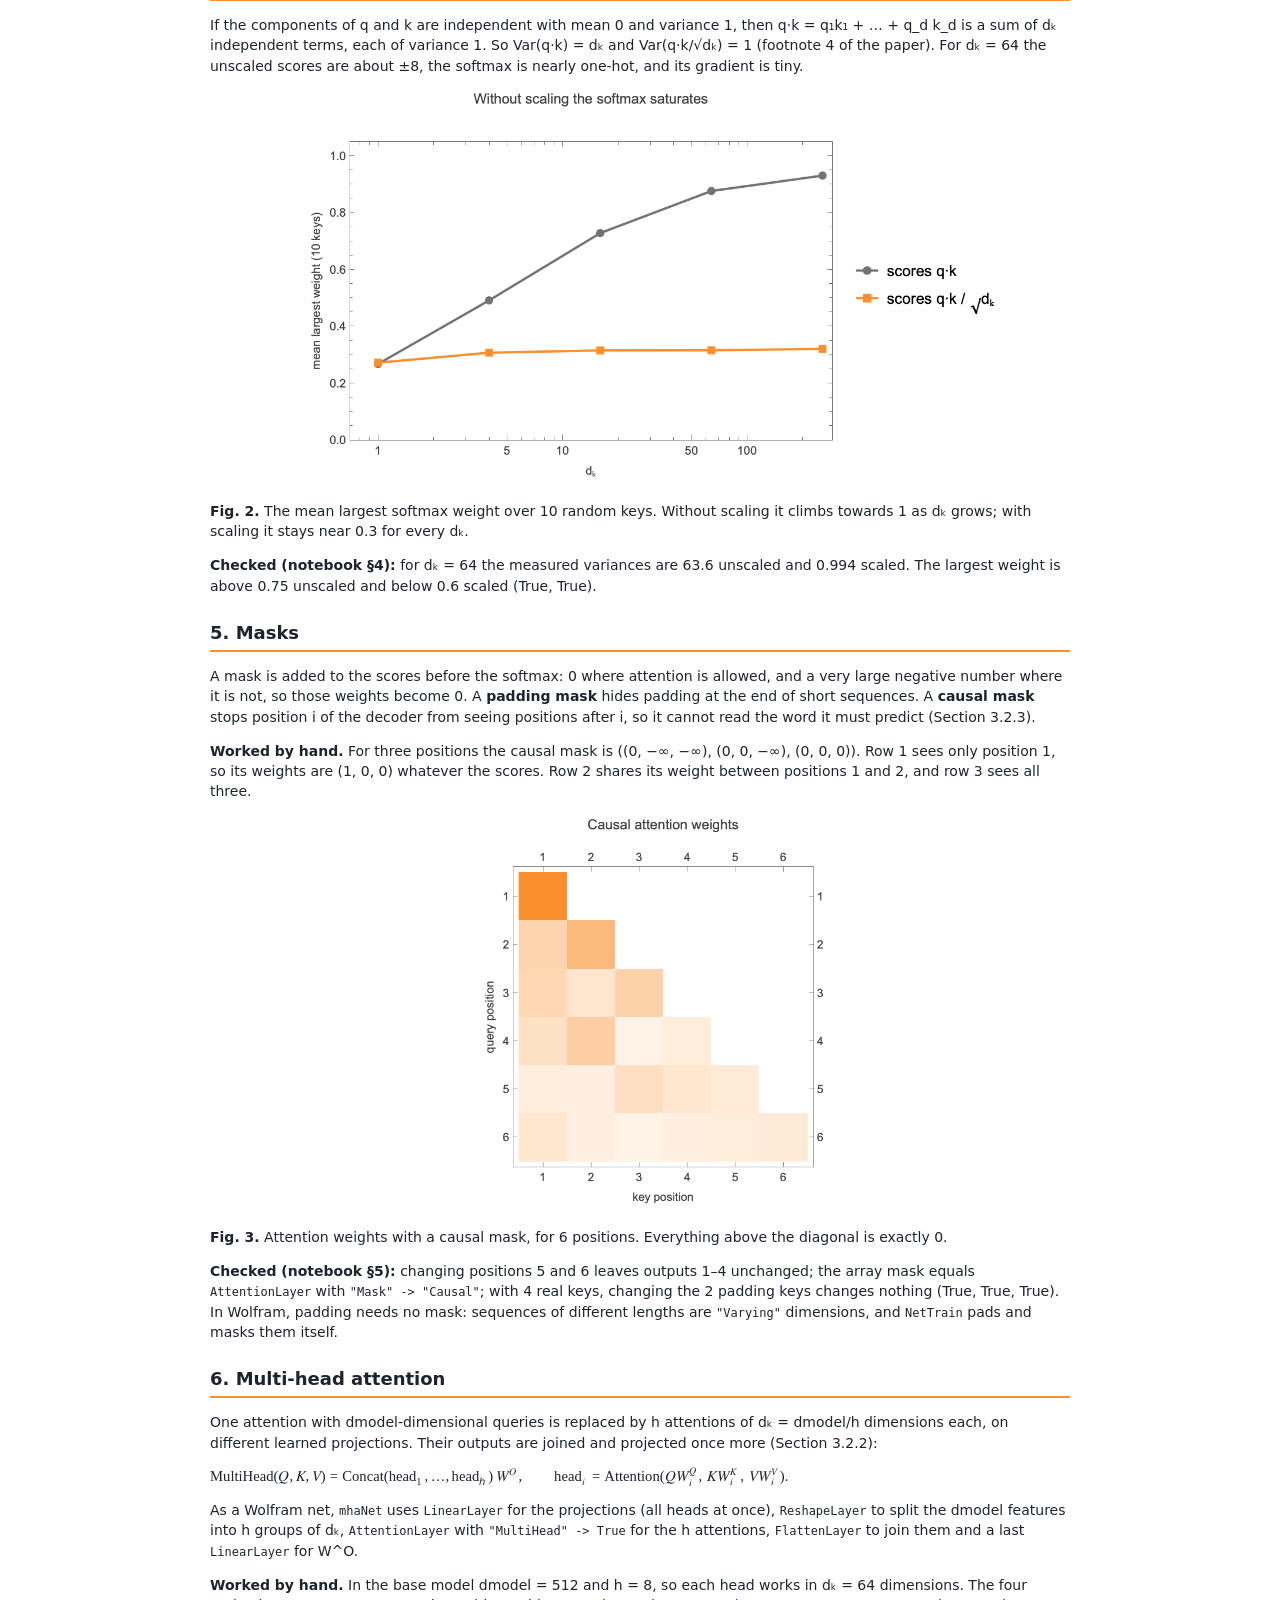
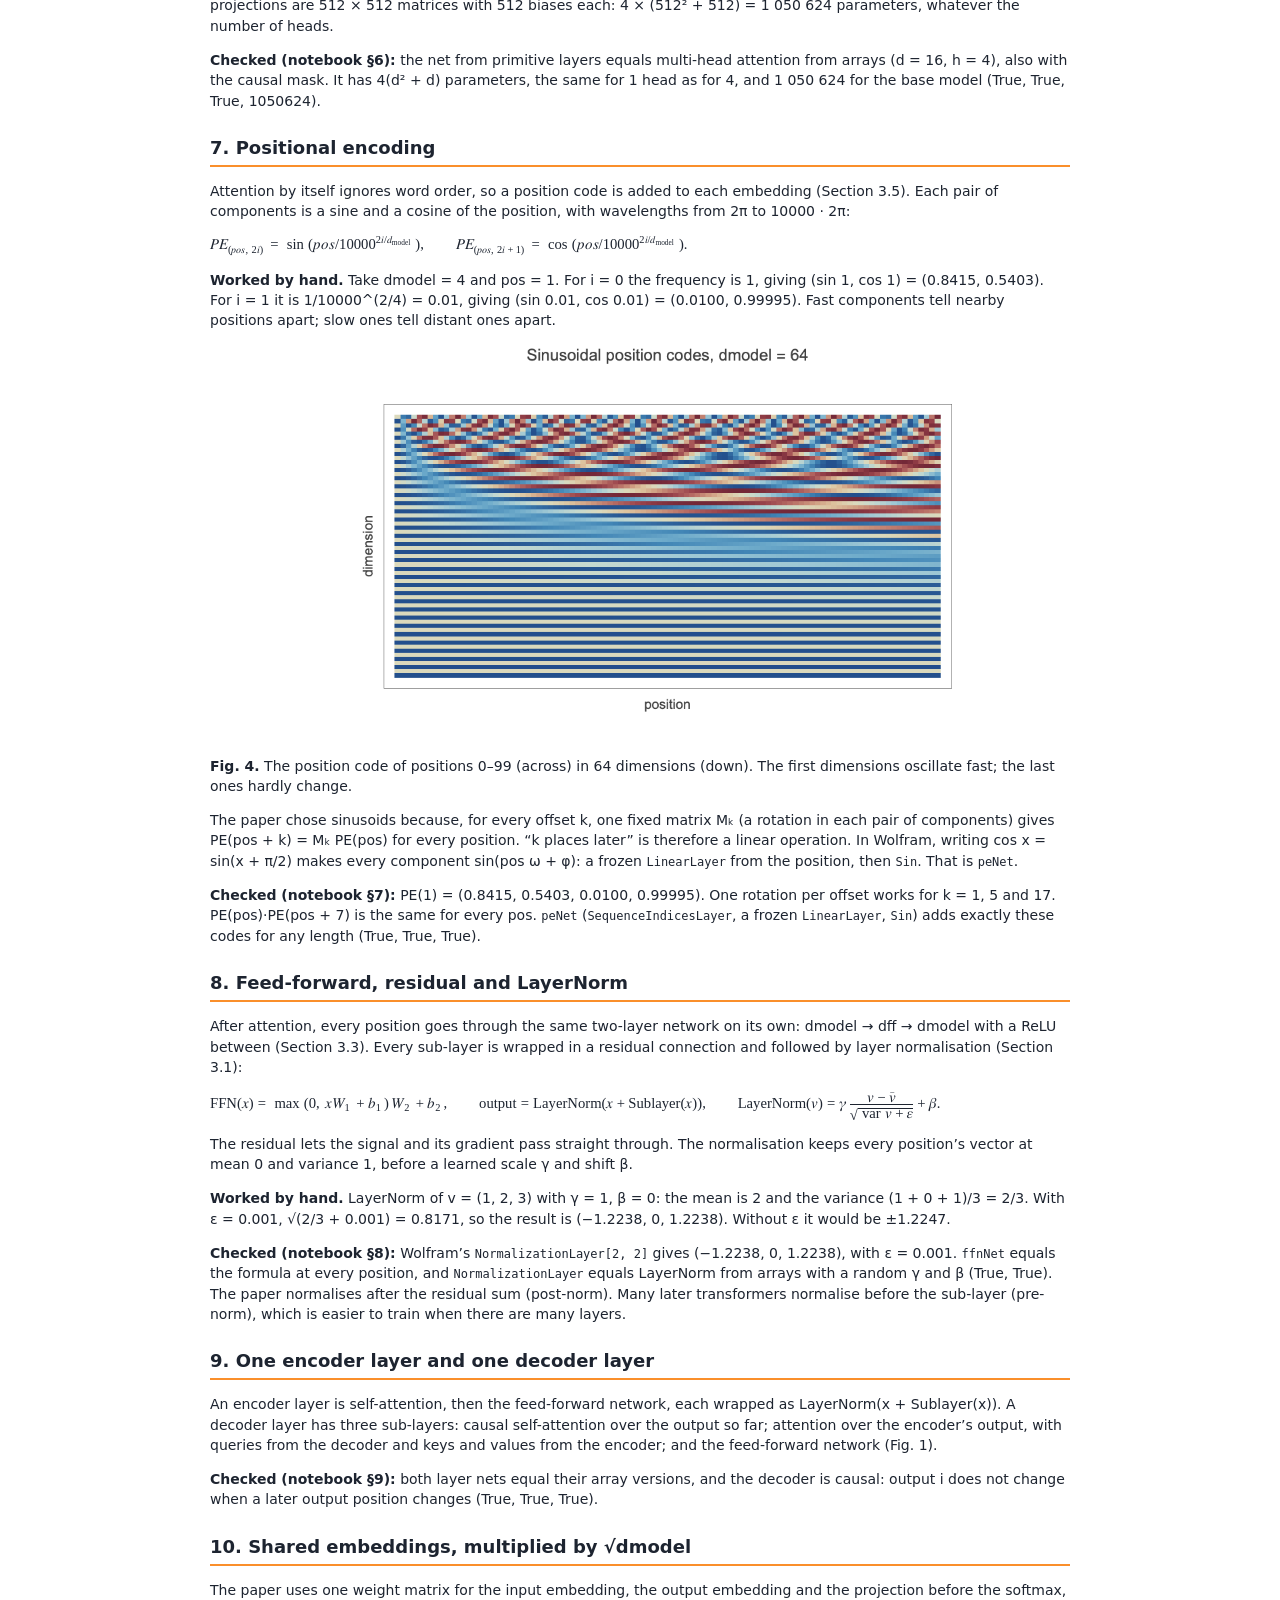
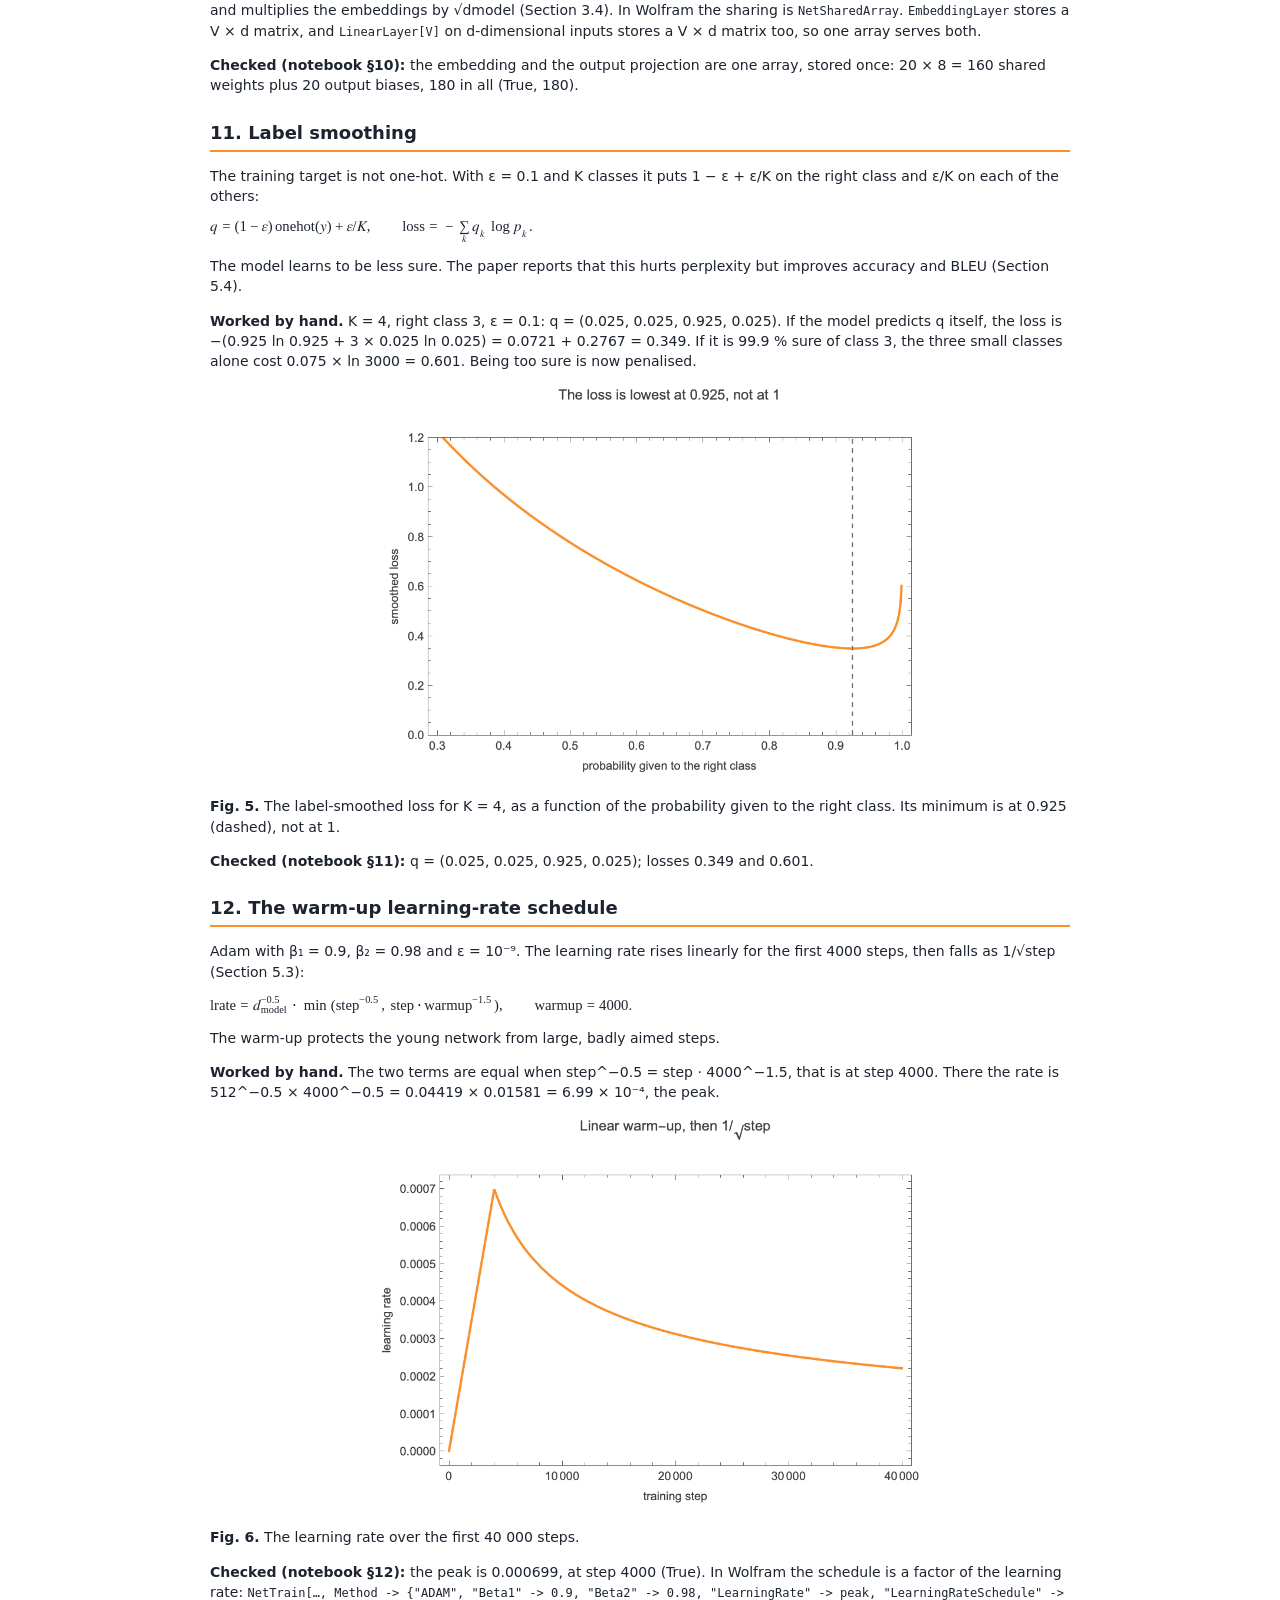
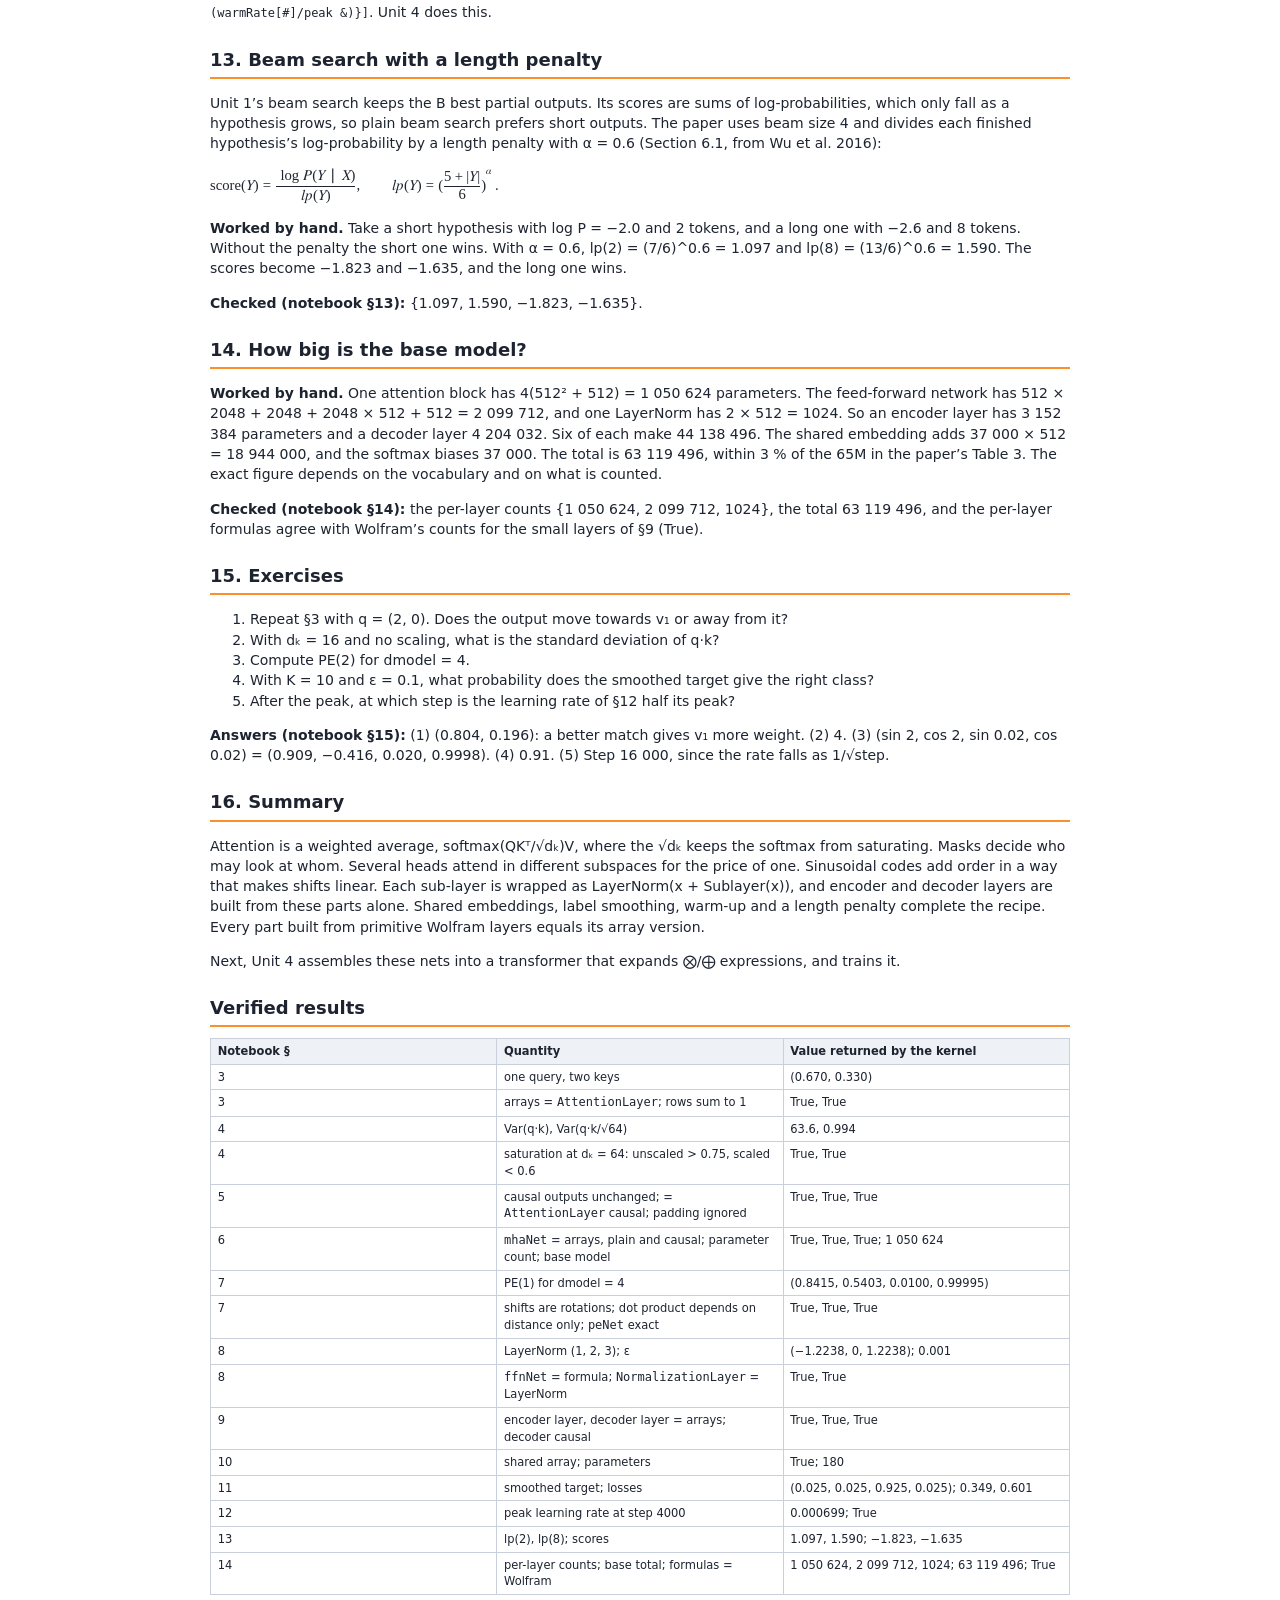
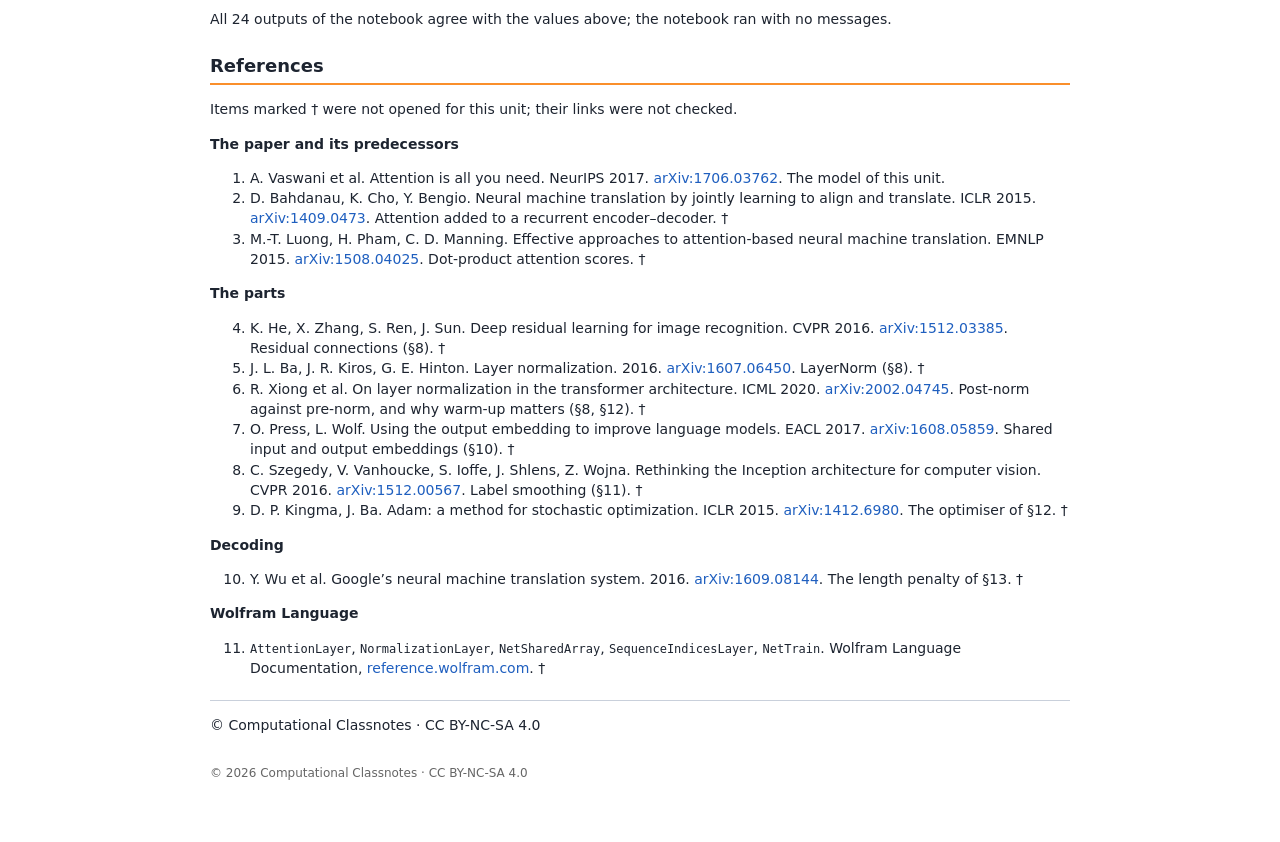
<file: docs/units/03-transformer.html>
<!DOCTYPE html>
<html lang="en"><head><meta charset="utf-8"><meta name="viewport" content="width=device-width, initial-scale=1"><title>Unit 3 · Attention, Part by Part — Computational Classnotes</title><style>@page { size: A4; margin: 20mm 18mm 22mm 18mm;
  @bottom-center { content: "© 2026 Computational Classnotes · CC BY-NC-SA 4.0"; } }
body { font-family: "DejaVu Sans", sans-serif; font-size: 10.5pt; line-height: 1.45; color: #1d2430; }
h1 { font-size: 20pt; margin: 0 0 4pt; color: #11161f; }
h2 { font-size: 13.5pt; margin: 18pt 0 6pt; padding-bottom: 3pt; border-bottom: 2px solid rgb(250,143,43); break-after: avoid; }
p, li { orphans: 3; widows: 3; }
code { font-family: "DejaVu Sans Mono", monospace; font-size: 9pt; }
table { border-collapse: collapse; width: 100%; font-size: 8.6pt; margin: 8pt 0; break-inside: auto; }
th, td { border: 1px solid #c9d0db; padding: 3pt 5pt; vertical-align: top; text-align: left; }
th { background: #eef1f6; }
tr { break-inside: avoid; }
img { max-width: 100%; max-height: 105mm; display: block; margin: 4pt auto; }
figure { margin: 6pt 0; }
figcaption { display: none; }
math { font-family: "Latin Modern Math", "STIX Two Math", serif; }
math[display="block"] { display: block; margin: 8pt 0; font-size: 11pt; }
a { color: #1f5fbf; text-decoration: none; }
hr { border: 0; border-top: 1px solid #c9d0db; margin: 16pt 0 8pt; }
table { break-inside: avoid; }

body{max-width:860px;margin:0 auto;padding:28px 22px 60px;background:#fff}
img{max-width:100%;height:auto}
nav.wtop{font-size:10pt;margin-bottom:14px;display:flex;gap:14px;flex-wrap:wrap}
nav.wtop a{color:rgb(212,86,28)}
@media print{nav.wtop{display:none} footer{display:none}}
</style></head><body><nav class="wtop"><a href="index.html">All units</a><a href="03-transformer.pdf">PDF</a><a href="https://github.com/lossofgenerality/monoid-algebra-nets/blob/main/docs/units/03-transformer.md">Markdown</a><a href="../../unit3_transformer.nb" download>Notebook</a><a href="https://lossofgenerality.github.io/ccn-nets/editor/net-diagram-editor.html?example=transformer">Diagram</a><a href="../glossary.html">Glossary</a><a href="../net-diagrams.html">Net diagrams</a><a href="../../search.html">Search</a><a href="https://github.com/lossofgenerality/monoid-algebra-nets">Repository</a></nav><h1 id="unit-3-attention-part-by-part">Unit 3 · Attention, Part by
Part</h1>
<p>24 November 2026 · Computational Classnotes · TensorNets units of
learning, 3 of 4</p>
<p>The transformer drops recurrence: every word looks at every other
word at once, through attention, and word order is added as a code.
Vaswani et al. (2017) built a translator from attention alone and
trained it faster and better than recurrent models. This unit builds
each part twice, once from plain arrays to see the mathematics and once
as a Wolfram net from primitive layers to train it, and checks that the
two agree. The notebook <code>unit3_transformer.nb</code> has the same
section numbers and computes every number quoted here.</p>
<h2 id="scope-and-conventions">Scope and conventions</h2>
<ul>
<li><strong>Shapes.</strong> A sequence is a matrix with one row per
position. dmodel is the width of each row, h the number of heads, dₖ =
dmodel/h, and dff the width of the feed-forward layer. The base model
has dmodel = 512, h = 8, dff = 2048 and 6 encoder and 6 decoder
layers.</li>
<li><strong>Two versions.</strong> Every part is coded from arrays
(<code>sdpa</code>, <code>mha</code>, <code>pe</code>, <code>ffn</code>,
<code>layerNorm</code>, <code>encoderLayer</code>,
<code>decoderLayer</code>) and as a net (<code>mhaNet</code>,
<code>peNet</code>, <code>ffnNet</code>, <code>encoderLayerNet</code>,
<code>decoderLayerNet</code>). The array versions read their weights out
of the nets, so the comparison is exact.</li>
<li><strong>Numbering.</strong> Sections 2–16 here match notebook
Sections 2–16; notebook Section 1 is the toolkit. Every number below was
returned by the Wolfram kernel (Wolfram 15.0).</li>
<li><strong>Paper.</strong> A. Vaswani, N. Shazeer, N. Parmar, J.
Uszkoreit, L. Jones, A. N. Gomez, Ł. Kaiser, I. Polosukhin,
<em>Attention Is All You Need</em>, NeurIPS 2017, <a
href="https://arxiv.org/abs/1706.03762">arXiv:1706.03762</a>. “Section
n” refers to the paper; “§n” refers to this unit.</li>
</ul>
<h2 id="at-a-glance">At a glance</h2>
<p><strong>An encoder–decoder in which every layer is attention plus a
small feed-forward network.</strong></p>
<figure>
<img src="img/unit3-fig1.png" alt="Fig. 1" />
<figcaption aria-hidden="true">Fig. 1</figcaption>
</figure>
<p><strong>Fig. 1.</strong> The transformer. Each encoder layer is
self-attention, then a feed-forward network, each wrapped as add &amp;
LayerNorm. Each decoder layer adds masked self-attention and attention
over the encoder’s output (orange arrow). The paper uses N = 6.</p>
<h2 id="attention-instead-of-recurrence">2. Attention instead of
recurrence</h2>
<p>An LSTM (Unit 1) reads one word after another. The first word reaches
the last only through every step between them, and the steps cannot run
in parallel. The transformer lets every position look at every other
position directly. Each position asks a question (its
<strong>query</strong>), every position offers a <strong>key</strong>
and a <strong>value</strong>, and the output is an average of the values
weighted by how well the keys match the query.</p>
<h2 id="scaled-dot-product-attention">3. Scaled dot-product
attention</h2>
<p>Stack the queries as rows of Q, the keys as rows of K and the values
as rows of V. Compare every query with every key by a dot product,
divide by √dₖ (§4), take the softmax of each row and average the values
with those weights (Section 3.2.1):</p>
<p><math display="block" xmlns="http://www.w3.org/1998/Math/MathML"><semantics><mrow><mrow><mi mathvariant="normal">A</mi><mi mathvariant="normal">t</mi><mi mathvariant="normal">t</mi><mi mathvariant="normal">e</mi><mi mathvariant="normal">n</mi><mi mathvariant="normal">t</mi><mi mathvariant="normal">i</mi><mi mathvariant="normal">o</mi><mi mathvariant="normal">n</mi></mrow><mrow><mo stretchy="true" form="prefix">(</mo><mi>Q</mi><mo>,</mo><mi>K</mi><mo>,</mo><mi>V</mi><mo stretchy="true" form="postfix">)</mo></mrow><mo>=</mo><mrow><mi mathvariant="normal">s</mi><mi mathvariant="normal">o</mi><mi mathvariant="normal">f</mi><mi mathvariant="normal">t</mi><mi mathvariant="normal">m</mi><mi mathvariant="normal">a</mi><mi mathvariant="normal">x</mi></mrow><mspace width="-0.167em"></mspace><mrow><mo stretchy="true" form="prefix">(</mo><mfrac><mrow><mi>Q</mi><msup><mi>K</mi><mi>𝖳</mi></msup></mrow><msqrt><msub><mi>d</mi><mi>k</mi></msub></msqrt></mfrac><mo stretchy="true" form="postfix">)</mo></mrow><mi>V</mi><mi>.</mi></mrow><annotation encoding="application/x-tex">
\mathrm{Attention}(Q,K,V)=\mathrm{softmax}\!\left(\frac{QK^{\mathsf T}}{\sqrt{d_k}}\right)V .
</annotation></semantics></math></p>
<p><strong>Worked by hand.</strong> Let q = (1, 0), with keys k₁ = (1,
0) and k₂ = (0, 1), values v₁ = (1, 0) and v₂ = (0, 1), and dₖ = 2. The
scores are q·k₁/√2 = 0.7071 and q·k₂/√2 = 0. The weights are
e<sup>0.7071/(e</sup>0.7071 + 1) = 2.028/3.028 = 0.670 and 1/3.028 =
0.330. The output is 0.670 v₁ + 0.330 v₂ = (0.670, 0.330): mostly the
value of the matching key.</p>
<p><strong>Checked (notebook §3):</strong> {{0.670, 0.330}}. The formula
from arrays equals Wolfram’s
<code>AttentionLayer["Dot", "ScoreRescaling" -&gt; "DimensionSqrt"]</code>
for 4 queries and 7 keys, and every row of weights sums to 1 (True,
True).</p>
<h2 id="why-divide-by-dₖ">4. Why divide by √dₖ</h2>
<p>If the components of q and k are independent with mean 0 and variance
1, then q·k = q₁k₁ + … + q_d k_d is a sum of dₖ independent terms, each
of variance 1. So Var(q·k) = dₖ and Var(q·k/√dₖ) = 1 (footnote 4 of the
paper). For dₖ = 64 the unscaled scores are about ±8, the softmax is
nearly one-hot, and its gradient is tiny.</p>
<figure>
<img src="img/unit3-fig2.png" alt="Fig. 2" />
<figcaption aria-hidden="true">Fig. 2</figcaption>
</figure>
<p><strong>Fig. 2.</strong> The mean largest softmax weight over 10
random keys. Without scaling it climbs towards 1 as dₖ grows; with
scaling it stays near 0.3 for every dₖ.</p>
<p><strong>Checked (notebook §4):</strong> for dₖ = 64 the measured
variances are 63.6 unscaled and 0.994 scaled. The largest weight is
above 0.75 unscaled and below 0.6 scaled (True, True).</p>
<h2 id="masks">5. Masks</h2>
<p>A mask is added to the scores before the softmax: 0 where attention
is allowed, and a very large negative number where it is not, so those
weights become 0. A <strong>padding mask</strong> hides padding at the
end of short sequences. A <strong>causal mask</strong> stops position i
of the decoder from seeing positions after i, so it cannot read the word
it must predict (Section 3.2.3).</p>
<p><strong>Worked by hand.</strong> For three positions the causal mask
is ((0, −∞, −∞), (0, 0, −∞), (0, 0, 0)). Row 1 sees only position 1, so
its weights are (1, 0, 0) whatever the scores. Row 2 shares its weight
between positions 1 and 2, and row 3 sees all three.</p>
<figure>
<img src="img/unit3-fig3.png" alt="Fig. 3" />
<figcaption aria-hidden="true">Fig. 3</figcaption>
</figure>
<p><strong>Fig. 3.</strong> Attention weights with a causal mask, for 6
positions. Everything above the diagonal is exactly 0.</p>
<p><strong>Checked (notebook §5):</strong> changing positions 5 and 6
leaves outputs 1–4 unchanged; the array mask equals
<code>AttentionLayer</code> with <code>"Mask" -&gt; "Causal"</code>;
with 4 real keys, changing the 2 padding keys changes nothing (True,
True, True). In Wolfram, padding needs no mask: sequences of different
lengths are <code>"Varying"</code> dimensions, and <code>NetTrain</code>
pads and masks them itself.</p>
<h2 id="multi-head-attention">6. Multi-head attention</h2>
<p>One attention with dmodel-dimensional queries is replaced by h
attentions of dₖ = dmodel/h dimensions each, on different learned
projections. Their outputs are joined and projected once more (Section
3.2.2):</p>
<p><math display="block" xmlns="http://www.w3.org/1998/Math/MathML"><semantics><mrow><mrow><mi mathvariant="normal">M</mi><mi mathvariant="normal">u</mi><mi mathvariant="normal">l</mi><mi mathvariant="normal">t</mi><mi mathvariant="normal">i</mi><mi mathvariant="normal">H</mi><mi mathvariant="normal">e</mi><mi mathvariant="normal">a</mi><mi mathvariant="normal">d</mi></mrow><mrow><mo stretchy="true" form="prefix">(</mo><mi>Q</mi><mo>,</mo><mi>K</mi><mo>,</mo><mi>V</mi><mo stretchy="true" form="postfix">)</mo></mrow><mo>=</mo><mrow><mi mathvariant="normal">C</mi><mi mathvariant="normal">o</mi><mi mathvariant="normal">n</mi><mi mathvariant="normal">c</mi><mi mathvariant="normal">a</mi><mi mathvariant="normal">t</mi></mrow><mrow><mo stretchy="true" form="prefix">(</mo><msub><mrow><mi mathvariant="normal">h</mi><mi mathvariant="normal">e</mi><mi mathvariant="normal">a</mi><mi mathvariant="normal">d</mi></mrow><mn>1</mn></msub><mo>,</mo><mi>…</mi><mo>,</mo><msub><mrow><mi mathvariant="normal">h</mi><mi mathvariant="normal">e</mi><mi mathvariant="normal">a</mi><mi mathvariant="normal">d</mi></mrow><mi>h</mi></msub><mo stretchy="true" form="postfix">)</mo></mrow><mspace width="0.167em"></mspace><msup><mi>W</mi><mi>O</mi></msup><mo>,</mo><mspace width="2.0em"></mspace><msub><mrow><mi mathvariant="normal">h</mi><mi mathvariant="normal">e</mi><mi mathvariant="normal">a</mi><mi mathvariant="normal">d</mi></mrow><mi>i</mi></msub><mo>=</mo><mrow><mi mathvariant="normal">A</mi><mi mathvariant="normal">t</mi><mi mathvariant="normal">t</mi><mi mathvariant="normal">e</mi><mi mathvariant="normal">n</mi><mi mathvariant="normal">t</mi><mi mathvariant="normal">i</mi><mi mathvariant="normal">o</mi><mi mathvariant="normal">n</mi></mrow><mrow><mo stretchy="true" form="prefix">(</mo><mi>Q</mi><msubsup><mi>W</mi><mi>i</mi><mi>Q</mi></msubsup><mo>,</mo><mspace width="0.167em"></mspace><mi>K</mi><msubsup><mi>W</mi><mi>i</mi><mi>K</mi></msubsup><mo>,</mo><mspace width="0.167em"></mspace><mi>V</mi><msubsup><mi>W</mi><mi>i</mi><mi>V</mi></msubsup><mo stretchy="true" form="postfix">)</mo></mrow><mi>.</mi></mrow><annotation encoding="application/x-tex">
\mathrm{MultiHead}(Q,K,V)=\mathrm{Concat}(\mathrm{head}_1,\dots,\mathrm{head}_h)\,W^{O},\qquad
\mathrm{head}_i=\mathrm{Attention}(QW_i^{Q},\,KW_i^{K},\,VW_i^{V}).
</annotation></semantics></math></p>
<p>As a Wolfram net, <code>mhaNet</code> uses <code>LinearLayer</code>
for the projections (all heads at once), <code>ReshapeLayer</code> to
split the dmodel features into h groups of dₖ,
<code>AttentionLayer</code> with <code>"MultiHead" -&gt; True</code> for
the h attentions, <code>FlattenLayer</code> to join them and a last
<code>LinearLayer</code> for W^O.</p>
<p><strong>Worked by hand.</strong> In the base model dmodel = 512 and h
= 8, so each head works in dₖ = 64 dimensions. The four projections are
512 × 512 matrices with 512 biases each: 4 × (512² + 512) = 1 050 624
parameters, whatever the number of heads.</p>
<p><strong>Checked (notebook §6):</strong> the net from primitive layers
equals multi-head attention from arrays (d = 16, h = 4), also with the
causal mask. It has 4(d² + d) parameters, the same for 1 head as for 4,
and 1 050 624 for the base model (True, True, True, 1050624).</p>
<h2 id="positional-encoding">7. Positional encoding</h2>
<p>Attention by itself ignores word order, so a position code is added
to each embedding (Section 3.5). Each pair of components is a sine and a
cosine of the position, with wavelengths from 2π to 10000 · 2π:</p>
<p><math display="block" xmlns="http://www.w3.org/1998/Math/MathML"><semantics><mrow><mi>P</mi><msub><mi>E</mi><mrow><mo stretchy="true" form="prefix">(</mo><mi>p</mi><mi>o</mi><mi>s</mi><mo>,</mo><mspace width="0.167em"></mspace><mn>2</mn><mi>i</mi><mo stretchy="true" form="postfix">)</mo></mrow></msub><mo>=</mo><mo>sin</mo><mspace width="-0.167em"></mspace><mo minsize="1.2" maxsize="1.2" stretchy="false" form="prefix">(</mo><mi>p</mi><mi>o</mi><mi>s</mi><mi>/</mi><msup><mn>10000</mn><mrow><mn>2</mn><mi>i</mi><mi>/</mi><msub><mi>d</mi><mtext mathvariant="normal">model</mtext></msub></mrow></msup><mo minsize="1.2" maxsize="1.2" stretchy="false" form="postfix">)</mo><mo>,</mo><mspace width="2.0em"></mspace><mi>P</mi><msub><mi>E</mi><mrow><mo stretchy="true" form="prefix">(</mo><mi>p</mi><mi>o</mi><mi>s</mi><mo>,</mo><mspace width="0.167em"></mspace><mn>2</mn><mi>i</mi><mo>+</mo><mn>1</mn><mo stretchy="true" form="postfix">)</mo></mrow></msub><mo>=</mo><mo>cos</mo><mspace width="-0.167em"></mspace><mo minsize="1.2" maxsize="1.2" stretchy="false" form="prefix">(</mo><mi>p</mi><mi>o</mi><mi>s</mi><mi>/</mi><msup><mn>10000</mn><mrow><mn>2</mn><mi>i</mi><mi>/</mi><msub><mi>d</mi><mtext mathvariant="normal">model</mtext></msub></mrow></msup><mo minsize="1.2" maxsize="1.2" stretchy="false" form="postfix">)</mo><mi>.</mi></mrow><annotation encoding="application/x-tex">
PE_{(pos,\,2i)}=\sin\!\big(pos/10000^{2i/d_{\text{model}}}\big),\qquad PE_{(pos,\,2i+1)}=\cos\!\big(pos/10000^{2i/d_{\text{model}}}\big).
</annotation></semantics></math></p>
<p><strong>Worked by hand.</strong> Take dmodel = 4 and pos = 1. For i =
0 the frequency is 1, giving (sin 1, cos 1) = (0.8415, 0.5403). For i =
1 it is 1/10000^(2/4) = 0.01, giving (sin 0.01, cos 0.01) = (0.0100,
0.99995). Fast components tell nearby positions apart; slow ones tell
distant ones apart.</p>
<figure>
<img src="img/unit3-fig4.png" alt="Fig. 4" />
<figcaption aria-hidden="true">Fig. 4</figcaption>
</figure>
<p><strong>Fig. 4.</strong> The position code of positions 0–99 (across)
in 64 dimensions (down). The first dimensions oscillate fast; the last
ones hardly change.</p>
<p>The paper chose sinusoids because, for every offset k, one fixed
matrix Mₖ (a rotation in each pair of components) gives PE(pos + k) = Mₖ
PE(pos) for every position. “k places later” is therefore a linear
operation. In Wolfram, writing cos x = sin(x + π/2) makes every
component sin(pos ω + φ): a frozen <code>LinearLayer</code> from the
position, then <code>Sin</code>. That is <code>peNet</code>.</p>
<p><strong>Checked (notebook §7):</strong> PE(1) = (0.8415, 0.5403,
0.0100, 0.99995). One rotation per offset works for k = 1, 5 and 17.
PE(pos)·PE(pos + 7) is the same for every pos. <code>peNet</code>
(<code>SequenceIndicesLayer</code>, a frozen <code>LinearLayer</code>,
<code>Sin</code>) adds exactly these codes for any length (True, True,
True).</p>
<h2 id="feed-forward-residual-and-layernorm">8. Feed-forward, residual
and LayerNorm</h2>
<p>After attention, every position goes through the same two-layer
network on its own: dmodel → dff → dmodel with a ReLU between (Section
3.3). Every sub-layer is wrapped in a residual connection and followed
by layer normalisation (Section 3.1):</p>
<p><math display="block" xmlns="http://www.w3.org/1998/Math/MathML"><semantics><mrow><mrow><mi mathvariant="normal">F</mi><mi mathvariant="normal">F</mi><mi mathvariant="normal">N</mi></mrow><mrow><mo stretchy="true" form="prefix">(</mo><mi>x</mi><mo stretchy="true" form="postfix">)</mo></mrow><mo>=</mo><mo>max</mo><mrow><mo stretchy="true" form="prefix">(</mo><mn>0</mn><mo>,</mo><mspace width="0.167em"></mspace><mi>x</mi><msub><mi>W</mi><mn>1</mn></msub><mo>+</mo><msub><mi>b</mi><mn>1</mn></msub><mo stretchy="true" form="postfix">)</mo></mrow><mspace width="0.167em"></mspace><msub><mi>W</mi><mn>2</mn></msub><mo>+</mo><msub><mi>b</mi><mn>2</mn></msub><mo>,</mo><mspace width="2.0em"></mspace><mtext mathvariant="normal">output</mtext><mo>=</mo><mrow><mi mathvariant="normal">L</mi><mi mathvariant="normal">a</mi><mi mathvariant="normal">y</mi><mi mathvariant="normal">e</mi><mi mathvariant="normal">r</mi><mi mathvariant="normal">N</mi><mi mathvariant="normal">o</mi><mi mathvariant="normal">r</mi><mi mathvariant="normal">m</mi></mrow><mo minsize="1.2" maxsize="1.2" stretchy="false" form="prefix">(</mo><mi>x</mi><mo>+</mo><mrow><mi mathvariant="normal">S</mi><mi mathvariant="normal">u</mi><mi mathvariant="normal">b</mi><mi mathvariant="normal">l</mi><mi mathvariant="normal">a</mi><mi mathvariant="normal">y</mi><mi mathvariant="normal">e</mi><mi mathvariant="normal">r</mi></mrow><mrow><mo stretchy="true" form="prefix">(</mo><mi>x</mi><mo stretchy="true" form="postfix">)</mo></mrow><mo minsize="1.2" maxsize="1.2" stretchy="false" form="postfix">)</mo><mo>,</mo><mspace width="2.0em"></mspace><mrow><mi mathvariant="normal">L</mi><mi mathvariant="normal">a</mi><mi mathvariant="normal">y</mi><mi mathvariant="normal">e</mi><mi mathvariant="normal">r</mi><mi mathvariant="normal">N</mi><mi mathvariant="normal">o</mi><mi mathvariant="normal">r</mi><mi mathvariant="normal">m</mi></mrow><mrow><mo stretchy="true" form="prefix">(</mo><mi>v</mi><mo stretchy="true" form="postfix">)</mo></mrow><mo>=</mo><mi>γ</mi><mspace width="0.167em"></mspace><mfrac><mrow><mi>v</mi><mo>−</mo><mover><mi>v</mi><mo accent="true">‾</mo></mover></mrow><msqrt><mrow><mo>var</mo><mi>v</mi><mo>+</mo><mi>ε</mi></mrow></msqrt></mfrac><mo>+</mo><mi>β</mi><mi>.</mi></mrow><annotation encoding="application/x-tex">
\mathrm{FFN}(x)=\max(0,\,xW_1+b_1)\,W_2+b_2,\qquad
\text{output}=\mathrm{LayerNorm}\big(x+\mathrm{Sublayer}(x)\big),\qquad
\mathrm{LayerNorm}(v)=\gamma\,\frac{v-\bar v}{\sqrt{\operatorname{var}v+\varepsilon}}+\beta .
</annotation></semantics></math></p>
<p>The residual lets the signal and its gradient pass straight through.
The normalisation keeps every position’s vector at mean 0 and variance
1, before a learned scale γ and shift β.</p>
<p><strong>Worked by hand.</strong> LayerNorm of v = (1, 2, 3) with γ =
1, β = 0: the mean is 2 and the variance (1 + 0 + 1)/3 = 2/3. With ε =
0.001, √(2/3 + 0.001) = 0.8171, so the result is (−1.2238, 0, 1.2238).
Without ε it would be ±1.2247.</p>
<p><strong>Checked (notebook §8):</strong> Wolfram’s
<code>NormalizationLayer[2, 2]</code> gives (−1.2238, 0, 1.2238), with ε
= 0.001. <code>ffnNet</code> equals the formula at every position, and
<code>NormalizationLayer</code> equals LayerNorm from arrays with a
random γ and β (True, True). The paper normalises after the residual sum
(post-norm). Many later transformers normalise before the sub-layer
(pre-norm), which is easier to train when there are many layers.</p>
<h2 id="one-encoder-layer-and-one-decoder-layer">9. One encoder layer
and one decoder layer</h2>
<p>An encoder layer is self-attention, then the feed-forward network,
each wrapped as LayerNorm(x + Sublayer(x)). A decoder layer has three
sub-layers: causal self-attention over the output so far; attention over
the encoder’s output, with queries from the decoder and keys and values
from the encoder; and the feed-forward network (Fig. 1).</p>
<p><strong>Checked (notebook §9):</strong> both layer nets equal their
array versions, and the decoder is causal: output i does not change when
a later output position changes (True, True, True).</p>
<h2 id="shared-embeddings-multiplied-by-dmodel">10. Shared embeddings,
multiplied by √dmodel</h2>
<p>The paper uses one weight matrix for the input embedding, the output
embedding and the projection before the softmax, and multiplies the
embeddings by √dmodel (Section 3.4). In Wolfram the sharing is
<code>NetSharedArray</code>. <code>EmbeddingLayer</code> stores a V × d
matrix, and <code>LinearLayer[V]</code> on d-dimensional inputs stores a
V × d matrix too, so one array serves both.</p>
<p><strong>Checked (notebook §10):</strong> the embedding and the output
projection are one array, stored once: 20 × 8 = 160 shared weights plus
20 output biases, 180 in all (True, 180).</p>
<h2 id="label-smoothing">11. Label smoothing</h2>
<p>The training target is not one-hot. With ε = 0.1 and K classes it
puts 1 − ε + ε/K on the right class and ε/K on each of the others:</p>
<p><math display="block" xmlns="http://www.w3.org/1998/Math/MathML"><semantics><mrow><mi>q</mi><mo>=</mo><mrow><mo stretchy="true" form="prefix">(</mo><mn>1</mn><mo>−</mo><mi>ε</mi><mo stretchy="true" form="postfix">)</mo></mrow><mspace width="0.167em"></mspace><mrow><mi mathvariant="normal">o</mi><mi mathvariant="normal">n</mi><mi mathvariant="normal">e</mi><mi mathvariant="normal">h</mi><mi mathvariant="normal">o</mi><mi mathvariant="normal">t</mi></mrow><mrow><mo stretchy="true" form="prefix">(</mo><mi>y</mi><mo stretchy="true" form="postfix">)</mo></mrow><mo>+</mo><mi>ε</mi><mi>/</mi><mi>K</mi><mo>,</mo><mspace width="2.0em"></mspace><mtext mathvariant="normal">loss</mtext><mo>=</mo><mo>−</mo><munder><mo>∑</mo><mi>k</mi></munder><msub><mi>q</mi><mi>k</mi></msub><mo>log</mo><msub><mi>p</mi><mi>k</mi></msub><mi>.</mi></mrow><annotation encoding="application/x-tex">
q=(1-\varepsilon)\,\mathrm{onehot}(y)+\varepsilon/K,\qquad \text{loss}=-\sum_k q_k\log p_k .
</annotation></semantics></math></p>
<p>The model learns to be less sure. The paper reports that this hurts
perplexity but improves accuracy and BLEU (Section 5.4).</p>
<p><strong>Worked by hand.</strong> K = 4, right class 3, ε = 0.1: q =
(0.025, 0.025, 0.925, 0.025). If the model predicts q itself, the loss
is −(0.925 ln 0.925 + 3 × 0.025 ln 0.025) = 0.0721 + 0.2767 = 0.349. If
it is 99.9 % sure of class 3, the three small classes alone cost 0.075 ×
ln 3000 = 0.601. Being too sure is now penalised.</p>
<figure>
<img src="img/unit3-fig5.png" alt="Fig. 5" />
<figcaption aria-hidden="true">Fig. 5</figcaption>
</figure>
<p><strong>Fig. 5.</strong> The label-smoothed loss for K = 4, as a
function of the probability given to the right class. Its minimum is at
0.925 (dashed), not at 1.</p>
<p><strong>Checked (notebook §11):</strong> q = (0.025, 0.025, 0.925,
0.025); losses 0.349 and 0.601.</p>
<h2 id="the-warm-up-learning-rate-schedule">12. The warm-up
learning-rate schedule</h2>
<p>Adam with β₁ = 0.9, β₂ = 0.98 and ε = 10⁻⁹. The learning rate rises
linearly for the first 4000 steps, then falls as 1/√step (Section
5.3):</p>
<p><math display="block" xmlns="http://www.w3.org/1998/Math/MathML"><semantics><mrow><mtext mathvariant="normal">lrate</mtext><mo>=</mo><msubsup><mi>d</mi><mtext mathvariant="normal">model</mtext><mrow><mo>−</mo><mn>0.5</mn></mrow></msubsup><mo>⋅</mo><mo>min</mo><mspace width="-0.167em"></mspace><mo minsize="1.2" maxsize="1.2" stretchy="false" form="prefix">(</mo><msup><mtext mathvariant="normal">step</mtext><mrow><mo>−</mo><mn>0.5</mn></mrow></msup><mo>,</mo><mspace width="0.222em"></mspace><mtext mathvariant="normal">step</mtext><mo>⋅</mo><msup><mtext mathvariant="normal">warmup</mtext><mrow><mo>−</mo><mn>1.5</mn></mrow></msup><mo minsize="1.2" maxsize="1.2" stretchy="false" form="postfix">)</mo><mo>,</mo><mspace width="2.0em"></mspace><mtext mathvariant="normal">warmup</mtext><mo>=</mo><mn>4000</mn><mi>.</mi></mrow><annotation encoding="application/x-tex">
\text{lrate}=d_{\text{model}}^{-0.5}\cdot\min\!\big(\text{step}^{-0.5},\ \text{step}\cdot\text{warmup}^{-1.5}\big),\qquad \text{warmup}=4000 .
</annotation></semantics></math></p>
<p>The warm-up protects the young network from large, badly aimed
steps.</p>
<p><strong>Worked by hand.</strong> The two terms are equal when
step^−0.5 = step · 4000^−1.5, that is at step 4000. There the rate is
512^−0.5 × 4000^−0.5 = 0.04419 × 0.01581 = 6.99 × 10⁻⁴, the peak.</p>
<figure>
<img src="img/unit3-fig6.png" alt="Fig. 6" />
<figcaption aria-hidden="true">Fig. 6</figcaption>
</figure>
<p><strong>Fig. 6.</strong> The learning rate over the first 40 000
steps.</p>
<p><strong>Checked (notebook §12):</strong> the peak is 0.000699, at
step 4000 (True). In Wolfram the schedule is a factor of the learning
rate:
<code>NetTrain[…, Method -&gt; {"ADAM", "Beta1" -&gt; 0.9, "Beta2" -&gt; 0.98, "LearningRate" -&gt; peak, "LearningRateSchedule" -&gt; (warmRate[#]/peak &amp;)}]</code>.
Unit 4 does this.</p>
<h2 id="beam-search-with-a-length-penalty">13. Beam search with a length
penalty</h2>
<p>Unit 1’s beam search keeps the B best partial outputs. Its scores are
sums of log-probabilities, which only fall as a hypothesis grows, so
plain beam search prefers short outputs. The paper uses beam size 4 and
divides each finished hypothesis’s log-probability by a length penalty
with α = 0.6 (Section 6.1, from Wu et al. 2016):</p>
<p><math display="block" xmlns="http://www.w3.org/1998/Math/MathML"><semantics><mrow><mtext mathvariant="normal">score</mtext><mrow><mo stretchy="true" form="prefix">(</mo><mi>Y</mi><mo stretchy="true" form="postfix">)</mo></mrow><mo>=</mo><mfrac><mrow><mo>log</mo><mi>P</mi><mrow><mo stretchy="true" form="prefix">(</mo><mi>Y</mi><mo>∣</mo><mi>X</mi><mo stretchy="true" form="postfix">)</mo></mrow></mrow><mrow><mi>l</mi><mi>p</mi><mrow><mo stretchy="true" form="prefix">(</mo><mi>Y</mi><mo stretchy="true" form="postfix">)</mo></mrow></mrow></mfrac><mo>,</mo><mspace width="2.0em"></mspace><mi>l</mi><mi>p</mi><mrow><mo stretchy="true" form="prefix">(</mo><mi>Y</mi><mo stretchy="true" form="postfix">)</mo></mrow><mo>=</mo><msup><mrow><mo stretchy="true" form="prefix">(</mo><mfrac><mrow><mn>5</mn><mo>+</mo><mrow><mo stretchy="true" form="prefix">|</mo><mi>Y</mi><mo stretchy="true" form="postfix">|</mo></mrow></mrow><mn>6</mn></mfrac><mo stretchy="true" form="postfix">)</mo></mrow><mi>α</mi></msup><mi>.</mi></mrow><annotation encoding="application/x-tex">
\text{score}(Y)=\frac{\log P(Y\mid X)}{lp(Y)},\qquad lp(Y)=\left(\frac{5+|Y|}{6}\right)^{\alpha}.
</annotation></semantics></math></p>
<p><strong>Worked by hand.</strong> Take a short hypothesis with log P =
−2.0 and 2 tokens, and a long one with −2.6 and 8 tokens. Without the
penalty the short one wins. With α = 0.6, lp(2) = (7/6)^0.6 = 1.097 and
lp(8) = (13/6)^0.6 = 1.590. The scores become −1.823 and −1.635, and the
long one wins.</p>
<p><strong>Checked (notebook §13):</strong> {1.097, 1.590, −1.823,
−1.635}.</p>
<h2 id="how-big-is-the-base-model">14. How big is the base model?</h2>
<p><strong>Worked by hand.</strong> One attention block has 4(512² +
512) = 1 050 624 parameters. The feed-forward network has 512 × 2048 +
2048 + 2048 × 512 + 512 = 2 099 712, and one LayerNorm has 2 × 512 =
1024. So an encoder layer has 3 152 384 parameters and a decoder layer 4
204 032. Six of each make 44 138 496. The shared embedding adds 37 000 ×
512 = 18 944 000, and the softmax biases 37 000. The total is 63 119
496, within 3 % of the 65M in the paper’s Table 3. The exact figure
depends on the vocabulary and on what is counted.</p>
<p><strong>Checked (notebook §14):</strong> the per-layer counts {1 050
624, 2 099 712, 1024}, the total 63 119 496, and the per-layer formulas
agree with Wolfram’s counts for the small layers of §9 (True).</p>
<h2 id="exercises">15. Exercises</h2>
<ol type="1">
<li>Repeat §3 with q = (2, 0). Does the output move towards v₁ or away
from it?</li>
<li>With dₖ = 16 and no scaling, what is the standard deviation of
q·k?</li>
<li>Compute PE(2) for dmodel = 4.</li>
<li>With K = 10 and ε = 0.1, what probability does the smoothed target
give the right class?</li>
<li>After the peak, at which step is the learning rate of §12 half its
peak?</li>
</ol>
<p><strong>Answers (notebook §15):</strong> (1) (0.804, 0.196): a better
match gives v₁ more weight. (2) 4. (3) (sin 2, cos 2, sin 0.02, cos
0.02) = (0.909, −0.416, 0.020, 0.9998). (4) 0.91. (5) Step 16 000, since
the rate falls as 1/√step.</p>
<h2 id="summary">16. Summary</h2>
<p>Attention is a weighted average, softmax(QKᵀ/√dₖ)V, where the √dₖ
keeps the softmax from saturating. Masks decide who may look at whom.
Several heads attend in different subspaces for the price of one.
Sinusoidal codes add order in a way that makes shifts linear. Each
sub-layer is wrapped as LayerNorm(x + Sublayer(x)), and encoder and
decoder layers are built from these parts alone. Shared embeddings,
label smoothing, warm-up and a length penalty complete the recipe. Every
part built from primitive Wolfram layers equals its array version.</p>
<p>Next, Unit 4 assembles these nets into a transformer that expands ⨂/⨁
expressions, and trains it.</p>
<h2 id="verified-results">Verified results</h2>
<table>
<colgroup>
<col style="width: 33%" />
<col style="width: 33%" />
<col style="width: 33%" />
</colgroup>
<thead>
<tr class="header">
<th>Notebook §</th>
<th>Quantity</th>
<th>Value returned by the kernel</th>
</tr>
</thead>
<tbody>
<tr class="odd">
<td>3</td>
<td>one query, two keys</td>
<td>(0.670, 0.330)</td>
</tr>
<tr class="even">
<td>3</td>
<td>arrays = <code>AttentionLayer</code>; rows sum to 1</td>
<td>True, True</td>
</tr>
<tr class="odd">
<td>4</td>
<td>Var(q·k), Var(q·k/√64)</td>
<td>63.6, 0.994</td>
</tr>
<tr class="even">
<td>4</td>
<td>saturation at dₖ = 64: unscaled &gt; 0.75, scaled &lt; 0.6</td>
<td>True, True</td>
</tr>
<tr class="odd">
<td>5</td>
<td>causal outputs unchanged; = <code>AttentionLayer</code> causal;
padding ignored</td>
<td>True, True, True</td>
</tr>
<tr class="even">
<td>6</td>
<td><code>mhaNet</code> = arrays, plain and causal; parameter count;
base model</td>
<td>True, True, True; 1 050 624</td>
</tr>
<tr class="odd">
<td>7</td>
<td>PE(1) for dmodel = 4</td>
<td>(0.8415, 0.5403, 0.0100, 0.99995)</td>
</tr>
<tr class="even">
<td>7</td>
<td>shifts are rotations; dot product depends on distance only;
<code>peNet</code> exact</td>
<td>True, True, True</td>
</tr>
<tr class="odd">
<td>8</td>
<td>LayerNorm (1, 2, 3); ε</td>
<td>(−1.2238, 0, 1.2238); 0.001</td>
</tr>
<tr class="even">
<td>8</td>
<td><code>ffnNet</code> = formula; <code>NormalizationLayer</code> =
LayerNorm</td>
<td>True, True</td>
</tr>
<tr class="odd">
<td>9</td>
<td>encoder layer, decoder layer = arrays; decoder causal</td>
<td>True, True, True</td>
</tr>
<tr class="even">
<td>10</td>
<td>shared array; parameters</td>
<td>True; 180</td>
</tr>
<tr class="odd">
<td>11</td>
<td>smoothed target; losses</td>
<td>(0.025, 0.025, 0.925, 0.025); 0.349, 0.601</td>
</tr>
<tr class="even">
<td>12</td>
<td>peak learning rate at step 4000</td>
<td>0.000699; True</td>
</tr>
<tr class="odd">
<td>13</td>
<td>lp(2), lp(8); scores</td>
<td>1.097, 1.590; −1.823, −1.635</td>
</tr>
<tr class="even">
<td>14</td>
<td>per-layer counts; base total; formulas = Wolfram</td>
<td>1 050 624, 2 099 712, 1024; 63 119 496; True</td>
</tr>
</tbody>
</table>
<p>All 24 outputs of the notebook agree with the values above; the
notebook ran with no messages.</p>
<h2 id="references">References</h2>
<p>Items marked † were not opened for this unit; their links were not
checked.</p>
<p><strong>The paper and its predecessors</strong></p>
<ol type="1">
<li>A. Vaswani et al. Attention is all you need. NeurIPS 2017. <a
href="https://arxiv.org/abs/1706.03762">arXiv:1706.03762</a>. The model
of this unit.</li>
<li>D. Bahdanau, K. Cho, Y. Bengio. Neural machine translation by
jointly learning to align and translate. ICLR 2015. <a
href="https://arxiv.org/abs/1409.0473">arXiv:1409.0473</a>. Attention
added to a recurrent encoder–decoder. †</li>
<li>M.-T. Luong, H. Pham, C. D. Manning. Effective approaches to
attention-based neural machine translation. EMNLP 2015. <a
href="https://arxiv.org/abs/1508.04025">arXiv:1508.04025</a>.
Dot-product attention scores. †</li>
</ol>
<p><strong>The parts</strong></p>
<ol start="4" type="1">
<li>K. He, X. Zhang, S. Ren, J. Sun. Deep residual learning for image
recognition. CVPR 2016. <a
href="https://arxiv.org/abs/1512.03385">arXiv:1512.03385</a>. Residual
connections (§8). †</li>
<li>J. L. Ba, J. R. Kiros, G. E. Hinton. Layer normalization. 2016. <a
href="https://arxiv.org/abs/1607.06450">arXiv:1607.06450</a>. LayerNorm
(§8). †</li>
<li>R. Xiong et al. On layer normalization in the transformer
architecture. ICML 2020. <a
href="https://arxiv.org/abs/2002.04745">arXiv:2002.04745</a>. Post-norm
against pre-norm, and why warm-up matters (§8, §12). †</li>
<li>O. Press, L. Wolf. Using the output embedding to improve language
models. EACL 2017. <a
href="https://arxiv.org/abs/1608.05859">arXiv:1608.05859</a>. Shared
input and output embeddings (§10). †</li>
<li>C. Szegedy, V. Vanhoucke, S. Ioffe, J. Shlens, Z. Wojna. Rethinking
the Inception architecture for computer vision. CVPR 2016. <a
href="https://arxiv.org/abs/1512.00567">arXiv:1512.00567</a>. Label
smoothing (§11). †</li>
<li>D. P. Kingma, J. Ba. Adam: a method for stochastic optimization.
ICLR 2015. <a
href="https://arxiv.org/abs/1412.6980">arXiv:1412.6980</a>. The
optimiser of §12. †</li>
</ol>
<p><strong>Decoding</strong></p>
<ol start="10" type="1">
<li>Y. Wu et al. Google’s neural machine translation system. 2016. <a
href="https://arxiv.org/abs/1609.08144">arXiv:1609.08144</a>. The length
penalty of §13. †</li>
</ol>
<p><strong>Wolfram Language</strong></p>
<ol start="11" type="1">
<li><code>AttentionLayer</code>, <code>NormalizationLayer</code>,
<code>NetSharedArray</code>, <code>SequenceIndicesLayer</code>,
<code>NetTrain</code>. Wolfram Language Documentation, <a
href="https://reference.wolfram.com/language/ref/AttentionLayer.html">reference.wolfram.com</a>.
†</li>
</ol>
<hr />
<p>© Computational Classnotes · CC BY-NC-SA 4.0</p>
<footer style="margin-top:30px;font-size:9pt;color:#666">© 2026 Computational Classnotes · CC BY-NC-SA 4.0</footer></body></html>
</file>
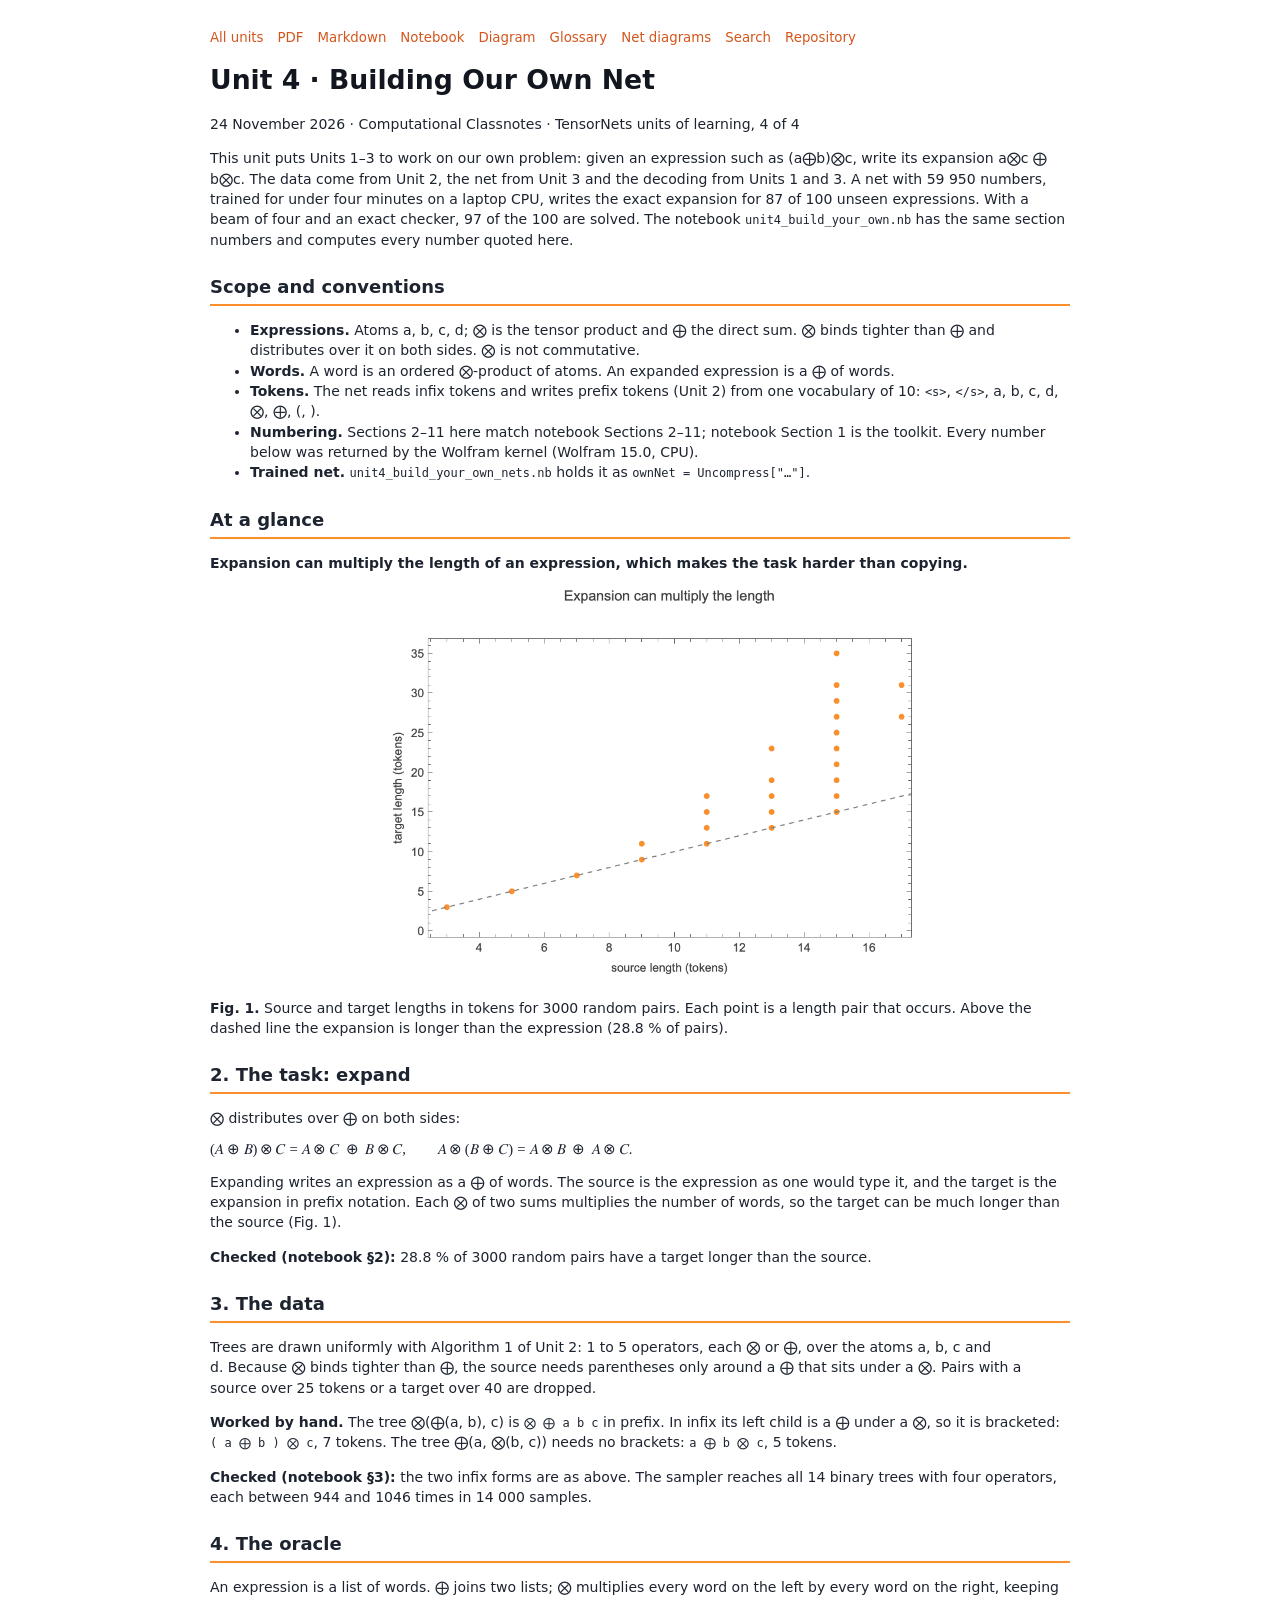
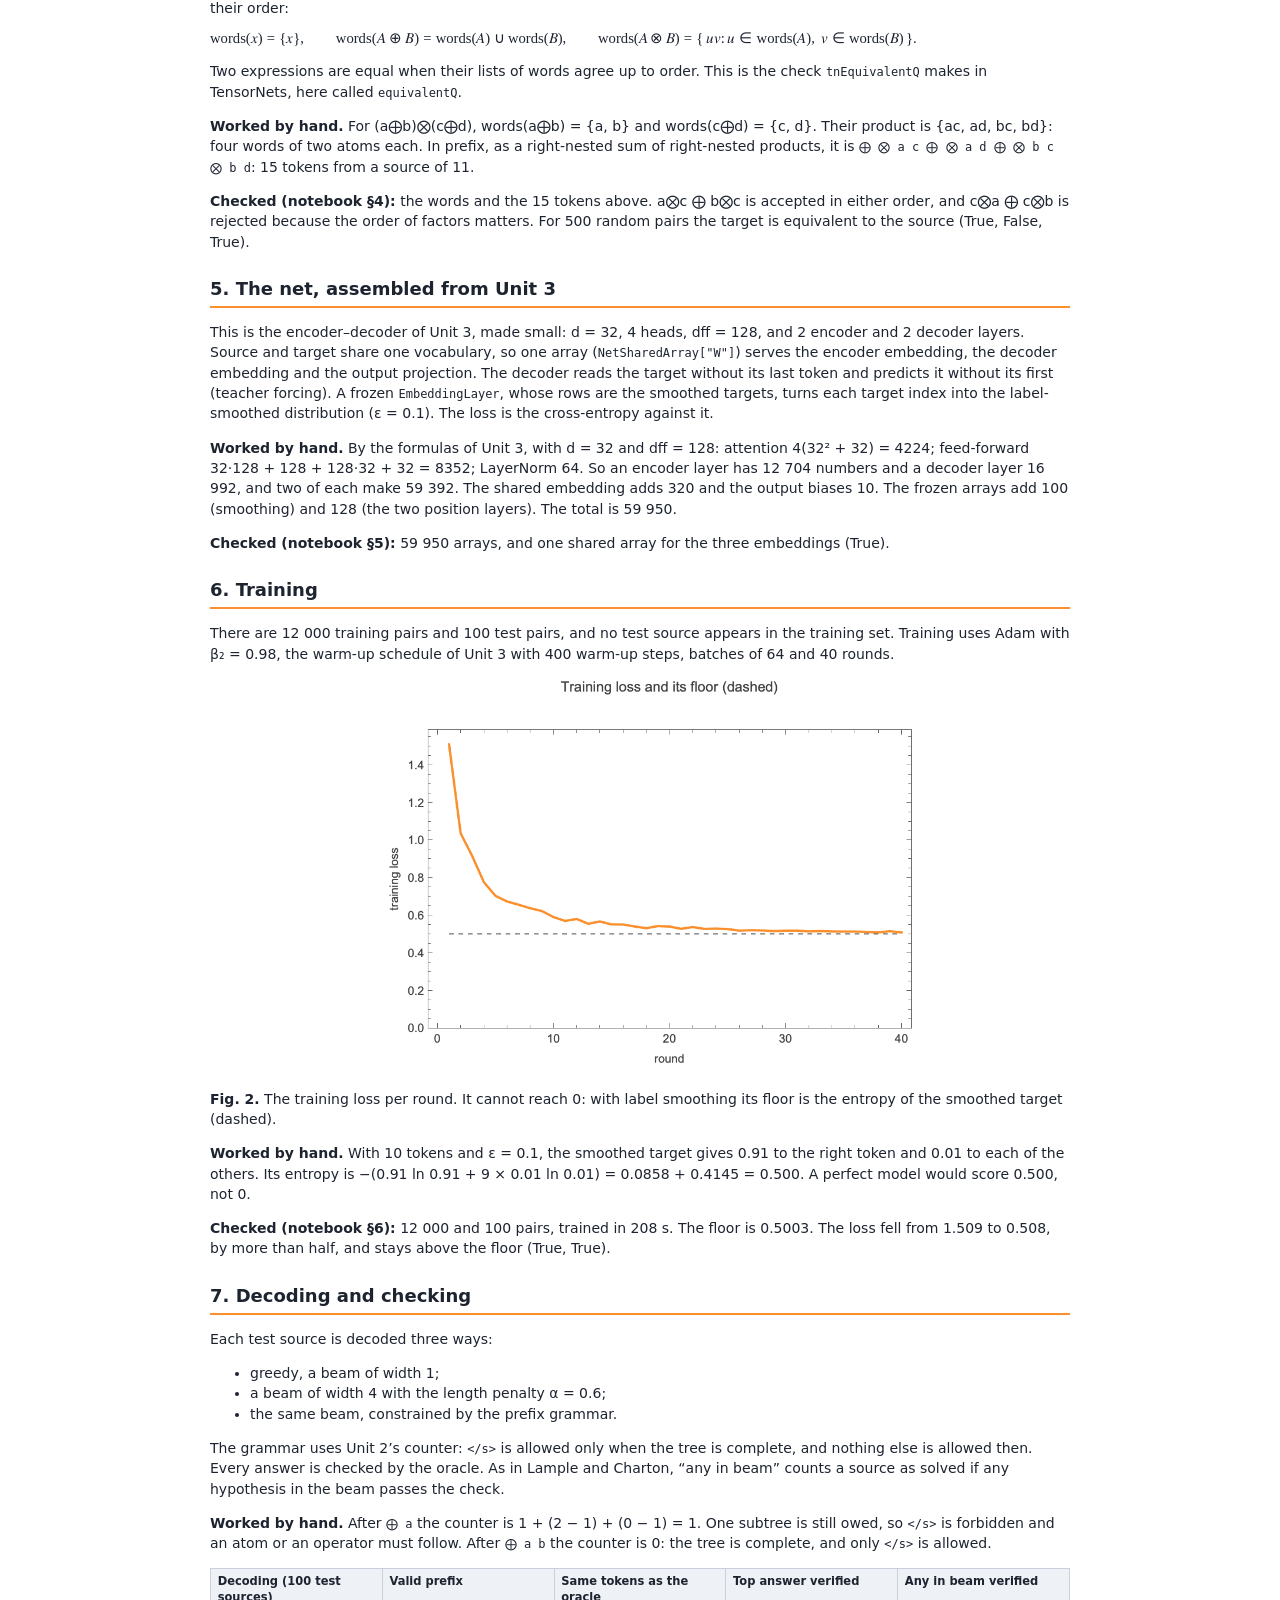
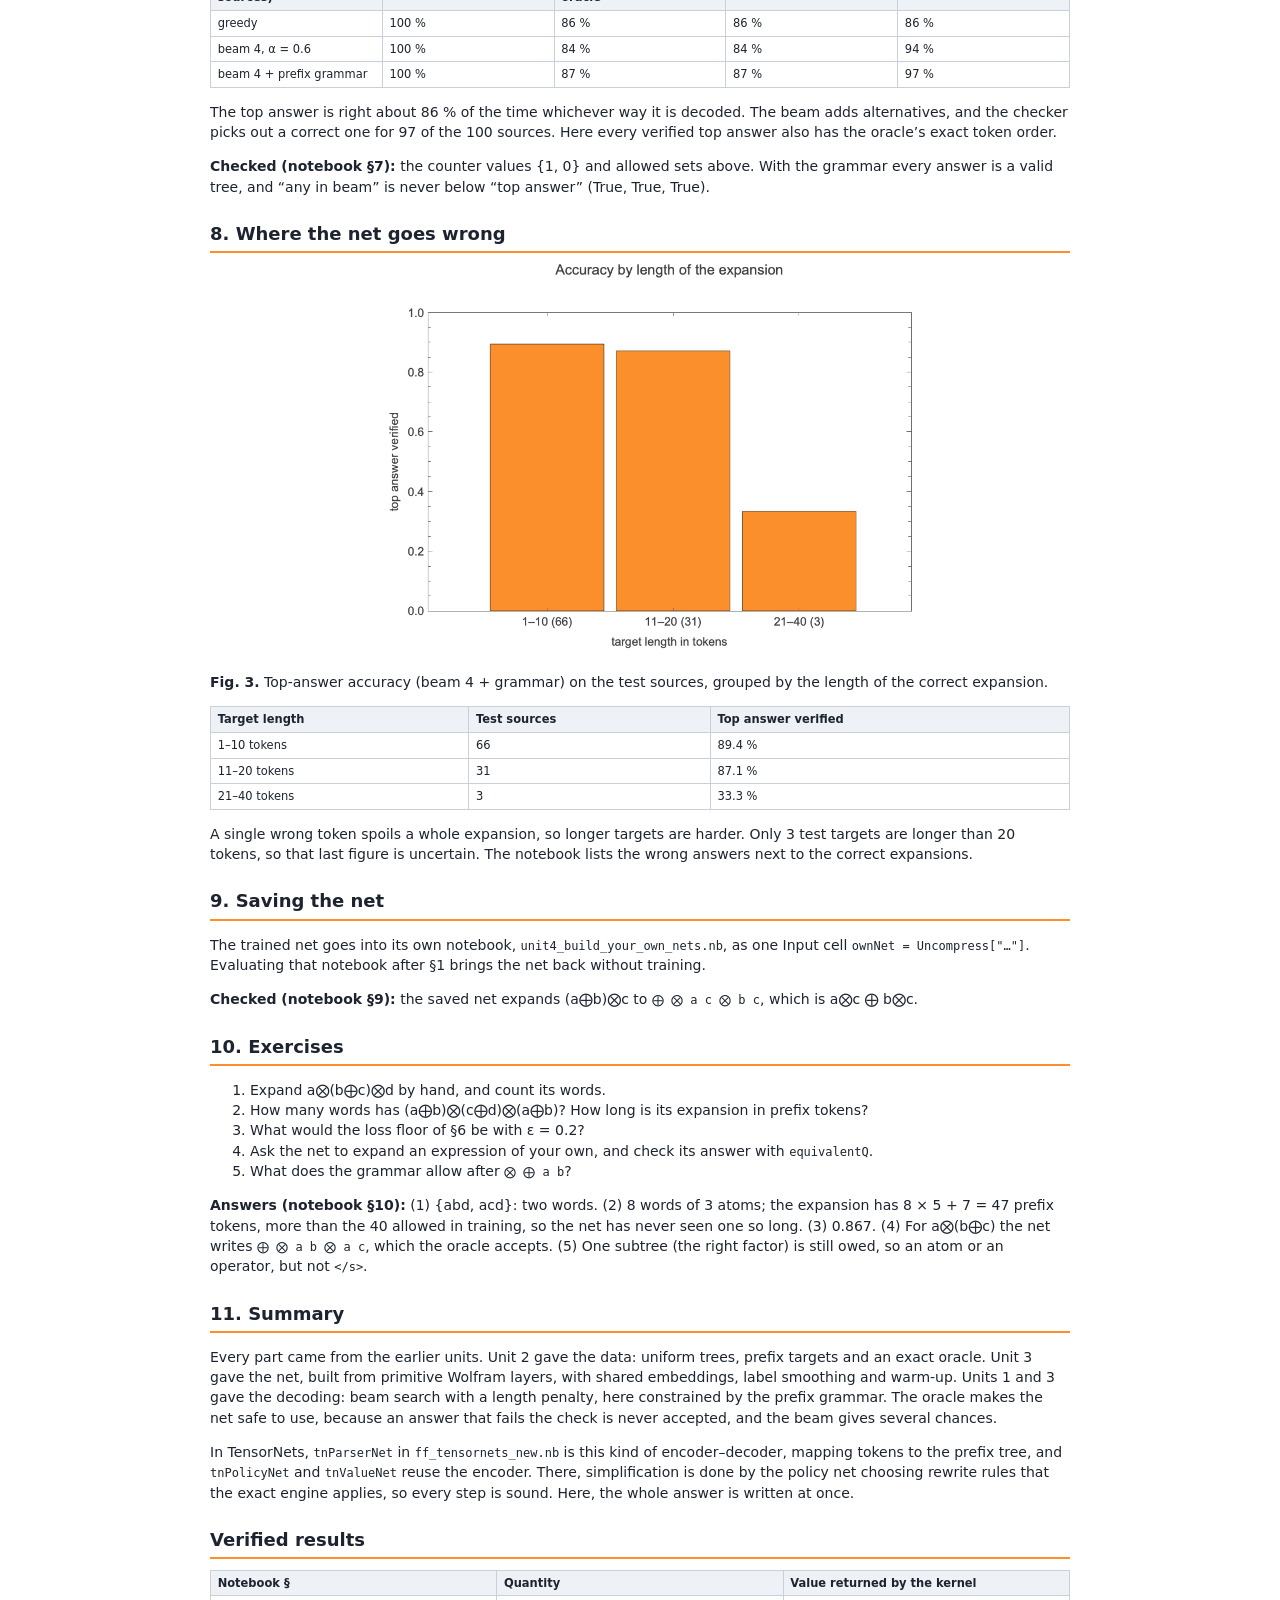
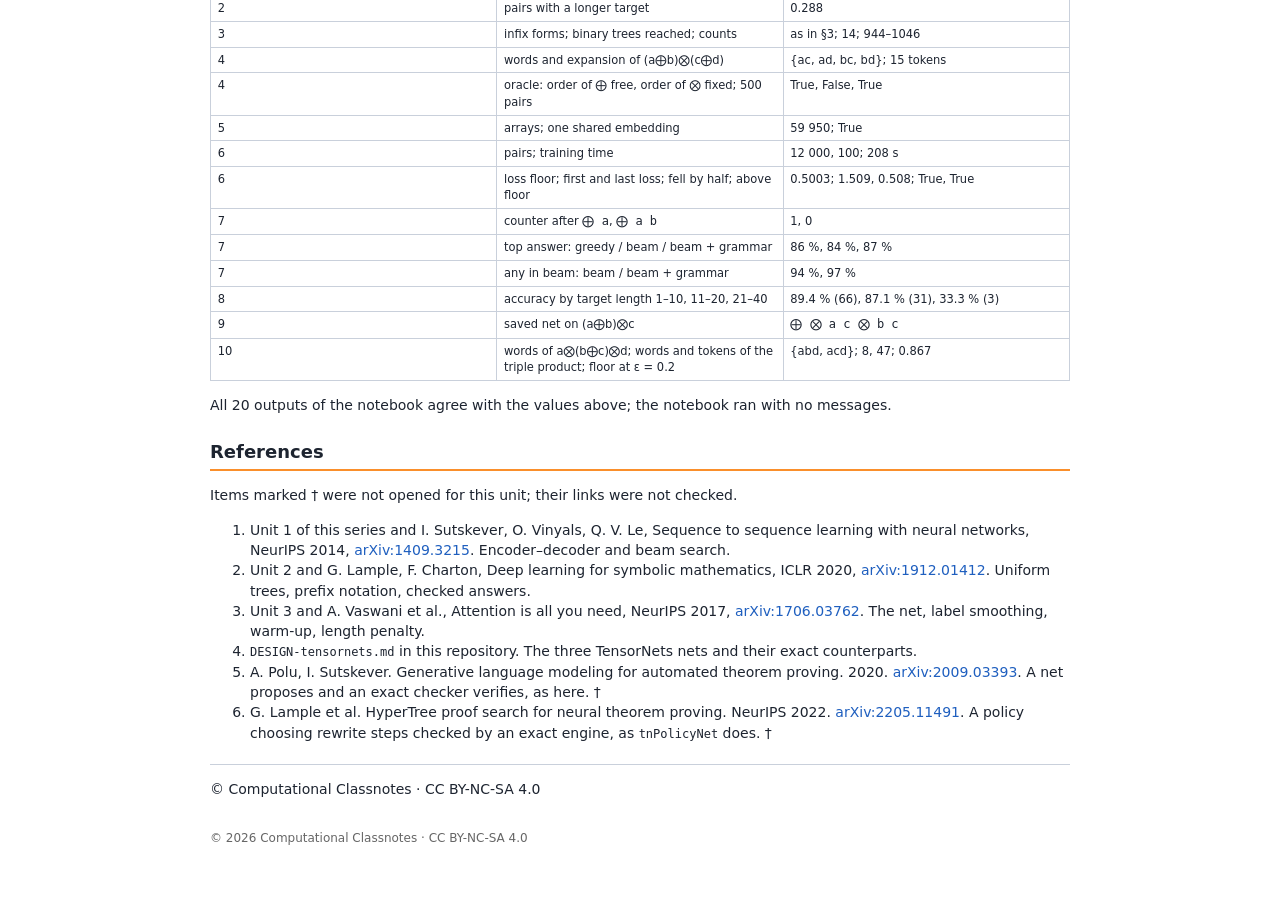
<file: docs/units/04-build-your-own.html>
<!DOCTYPE html>
<html lang="en"><head><meta charset="utf-8"><meta name="viewport" content="width=device-width, initial-scale=1"><title>Unit 4 · Building Our Own Net — Computational Classnotes</title><style>@page { size: A4; margin: 20mm 18mm 22mm 18mm;
  @bottom-center { content: "© 2026 Computational Classnotes · CC BY-NC-SA 4.0"; } }
body { font-family: "DejaVu Sans", sans-serif; font-size: 10.5pt; line-height: 1.45; color: #1d2430; }
h1 { font-size: 20pt; margin: 0 0 4pt; color: #11161f; }
h2 { font-size: 13.5pt; margin: 18pt 0 6pt; padding-bottom: 3pt; border-bottom: 2px solid rgb(250,143,43); break-after: avoid; }
p, li { orphans: 3; widows: 3; }
code { font-family: "DejaVu Sans Mono", monospace; font-size: 9pt; }
table { border-collapse: collapse; width: 100%; font-size: 8.6pt; margin: 8pt 0; break-inside: auto; }
th, td { border: 1px solid #c9d0db; padding: 3pt 5pt; vertical-align: top; text-align: left; }
th { background: #eef1f6; }
tr { break-inside: avoid; }
img { max-width: 100%; max-height: 105mm; display: block; margin: 4pt auto; }
figure { margin: 6pt 0; }
figcaption { display: none; }
math { font-family: "Latin Modern Math", "STIX Two Math", serif; }
math[display="block"] { display: block; margin: 8pt 0; font-size: 11pt; }
a { color: #1f5fbf; text-decoration: none; }
hr { border: 0; border-top: 1px solid #c9d0db; margin: 16pt 0 8pt; }
table { break-inside: avoid; }

body{max-width:860px;margin:0 auto;padding:28px 22px 60px;background:#fff}
img{max-width:100%;height:auto}
nav.wtop{font-size:10pt;margin-bottom:14px;display:flex;gap:14px;flex-wrap:wrap}
nav.wtop a{color:rgb(212,86,28)}
@media print{nav.wtop{display:none} footer{display:none}}
</style></head><body><nav class="wtop"><a href="index.html">All units</a><a href="04-build-your-own.pdf">PDF</a><a href="https://github.com/lossofgenerality/monoid-algebra-nets/blob/main/docs/units/04-build-your-own.md">Markdown</a><a href="../../unit4_build_your_own.nb" download>Notebook</a><a href="https://lossofgenerality.github.io/ccn-nets/editor/net-diagram-editor.html?example=ownet">Diagram</a><a href="../glossary.html">Glossary</a><a href="../net-diagrams.html">Net diagrams</a><a href="../../search.html">Search</a><a href="https://github.com/lossofgenerality/monoid-algebra-nets">Repository</a></nav><h1 id="unit-4-building-our-own-net">Unit 4 · Building Our Own Net</h1>
<p>24 November 2026 · Computational Classnotes · TensorNets units of
learning, 4 of 4</p>
<p>This unit puts Units 1–3 to work on our own problem: given an
expression such as (a⨁b)⨂c, write its expansion a⨂c ⨁ b⨂c. The data come
from Unit 2, the net from Unit 3 and the decoding from Units 1 and 3. A
net with 59 950 numbers, trained for under four minutes on a laptop CPU,
writes the exact expansion for 87 of 100 unseen expressions. With a beam
of four and an exact checker, 97 of the 100 are solved. The notebook
<code>unit4_build_your_own.nb</code> has the same section numbers and
computes every number quoted here.</p>
<h2 id="scope-and-conventions">Scope and conventions</h2>
<ul>
<li><strong>Expressions.</strong> Atoms a, b, c, d; ⨂ is the tensor
product and ⨁ the direct sum. ⨂ binds tighter than ⨁ and distributes
over it on both sides. ⨂ is not commutative.</li>
<li><strong>Words.</strong> A word is an ordered ⨂-product of atoms. An
expanded expression is a ⨁ of words.</li>
<li><strong>Tokens.</strong> The net reads infix tokens and writes
prefix tokens (Unit 2) from one vocabulary of 10:
<code>&lt;s&gt;</code>, <code>&lt;/s&gt;</code>, a, b, c, d, ⨂, ⨁, (,
).</li>
<li><strong>Numbering.</strong> Sections 2–11 here match notebook
Sections 2–11; notebook Section 1 is the toolkit. Every number below was
returned by the Wolfram kernel (Wolfram 15.0, CPU).</li>
<li><strong>Trained net.</strong>
<code>unit4_build_your_own_nets.nb</code> holds it as
<code>ownNet = Uncompress["…"]</code>.</li>
</ul>
<h2 id="at-a-glance">At a glance</h2>
<p><strong>Expansion can multiply the length of an expression, which
makes the task harder than copying.</strong></p>
<figure>
<img src="img/unit4-fig1.png" alt="Fig. 1" />
<figcaption aria-hidden="true">Fig. 1</figcaption>
</figure>
<p><strong>Fig. 1.</strong> Source and target lengths in tokens for 3000
random pairs. Each point is a length pair that occurs. Above the dashed
line the expansion is longer than the expression (28.8 % of pairs).</p>
<h2 id="the-task-expand">2. The task: expand</h2>
<p>⨂ distributes over ⨁ on both sides:</p>
<p><math display="block" xmlns="http://www.w3.org/1998/Math/MathML"><semantics><mrow><mrow><mo stretchy="true" form="prefix">(</mo><mi>A</mi><mo>⊕</mo><mi>B</mi><mo stretchy="true" form="postfix">)</mo></mrow><mo>⊗</mo><mi>C</mi><mo>=</mo><mi>A</mi><mo>⊗</mo><mi>C</mi><mspace width="0.222em"></mspace><mo>⊕</mo><mspace width="0.222em"></mspace><mi>B</mi><mo>⊗</mo><mi>C</mi><mo>,</mo><mspace width="2.0em"></mspace><mi>A</mi><mo>⊗</mo><mrow><mo stretchy="true" form="prefix">(</mo><mi>B</mi><mo>⊕</mo><mi>C</mi><mo stretchy="true" form="postfix">)</mo></mrow><mo>=</mo><mi>A</mi><mo>⊗</mo><mi>B</mi><mspace width="0.222em"></mspace><mo>⊕</mo><mspace width="0.222em"></mspace><mi>A</mi><mo>⊗</mo><mi>C</mi><mi>.</mi></mrow><annotation encoding="application/x-tex">
(A\oplus B)\otimes C=A\otimes C\ \oplus\ B\otimes C,\qquad A\otimes(B\oplus C)=A\otimes B\ \oplus\ A\otimes C .
</annotation></semantics></math></p>
<p>Expanding writes an expression as a ⨁ of words. The source is the
expression as one would type it, and the target is the expansion in
prefix notation. Each ⨂ of two sums multiplies the number of words, so
the target can be much longer than the source (Fig. 1).</p>
<p><strong>Checked (notebook §2):</strong> 28.8 % of 3000 random pairs
have a target longer than the source.</p>
<h2 id="the-data">3. The data</h2>
<p>Trees are drawn uniformly with Algorithm 1 of Unit 2: 1 to 5
operators, each ⨂ or ⨁, over the atoms a, b, c and d. Because ⨂ binds
tighter than ⨁, the source needs parentheses only around a ⨁ that sits
under a ⨂. Pairs with a source over 25 tokens or a target over 40 are
dropped.</p>
<p><strong>Worked by hand.</strong> The tree ⨂(⨁(a, b), c) is
<code>⨂ ⨁ a b c</code> in prefix. In infix its left child is a ⨁ under a
⨂, so it is bracketed: <code>( a ⨁ b ) ⨂ c</code>, 7 tokens. The tree
⨁(a, ⨂(b, c)) needs no brackets: <code>a ⨁ b ⨂ c</code>, 5 tokens.</p>
<p><strong>Checked (notebook §3):</strong> the two infix forms are as
above. The sampler reaches all 14 binary trees with four operators, each
between 944 and 1046 times in 14 000 samples.</p>
<h2 id="the-oracle">4. The oracle</h2>
<p>An expression is a list of words. ⨁ joins two lists; ⨂ multiplies
every word on the left by every word on the right, keeping their
order:</p>
<p><math display="block" xmlns="http://www.w3.org/1998/Math/MathML"><semantics><mrow><mrow><mi mathvariant="normal">w</mi><mi mathvariant="normal">o</mi><mi mathvariant="normal">r</mi><mi mathvariant="normal">d</mi><mi mathvariant="normal">s</mi></mrow><mrow><mo stretchy="true" form="prefix">(</mo><mi>x</mi><mo stretchy="true" form="postfix">)</mo></mrow><mo>=</mo><mo stretchy="false" form="prefix">{</mo><mi>x</mi><mo stretchy="false" form="postfix">}</mo><mo>,</mo><mspace width="2.0em"></mspace><mrow><mi mathvariant="normal">w</mi><mi mathvariant="normal">o</mi><mi mathvariant="normal">r</mi><mi mathvariant="normal">d</mi><mi mathvariant="normal">s</mi></mrow><mrow><mo stretchy="true" form="prefix">(</mo><mi>A</mi><mo>⊕</mo><mi>B</mi><mo stretchy="true" form="postfix">)</mo></mrow><mo>=</mo><mrow><mi mathvariant="normal">w</mi><mi mathvariant="normal">o</mi><mi mathvariant="normal">r</mi><mi mathvariant="normal">d</mi><mi mathvariant="normal">s</mi></mrow><mrow><mo stretchy="true" form="prefix">(</mo><mi>A</mi><mo stretchy="true" form="postfix">)</mo></mrow><mo>∪</mo><mrow><mi mathvariant="normal">w</mi><mi mathvariant="normal">o</mi><mi mathvariant="normal">r</mi><mi mathvariant="normal">d</mi><mi mathvariant="normal">s</mi></mrow><mrow><mo stretchy="true" form="prefix">(</mo><mi>B</mi><mo stretchy="true" form="postfix">)</mo></mrow><mo>,</mo><mspace width="2.0em"></mspace><mrow><mi mathvariant="normal">w</mi><mi mathvariant="normal">o</mi><mi mathvariant="normal">r</mi><mi mathvariant="normal">d</mi><mi mathvariant="normal">s</mi></mrow><mrow><mo stretchy="true" form="prefix">(</mo><mi>A</mi><mo>⊗</mo><mi>B</mi><mo stretchy="true" form="postfix">)</mo></mrow><mo>=</mo><mo stretchy="false" form="prefix">{</mo><mspace width="0.167em"></mspace><mi>u</mi><mi>v</mi><mo>:</mo><mi>u</mi><mo>∈</mo><mrow><mi mathvariant="normal">w</mi><mi mathvariant="normal">o</mi><mi mathvariant="normal">r</mi><mi mathvariant="normal">d</mi><mi mathvariant="normal">s</mi></mrow><mrow><mo stretchy="true" form="prefix">(</mo><mi>A</mi><mo stretchy="true" form="postfix">)</mo></mrow><mo>,</mo><mspace width="0.222em"></mspace><mi>v</mi><mo>∈</mo><mrow><mi mathvariant="normal">w</mi><mi mathvariant="normal">o</mi><mi mathvariant="normal">r</mi><mi mathvariant="normal">d</mi><mi mathvariant="normal">s</mi></mrow><mrow><mo stretchy="true" form="prefix">(</mo><mi>B</mi><mo stretchy="true" form="postfix">)</mo></mrow><mspace width="0.167em"></mspace><mo stretchy="false" form="postfix">}</mo><mi>.</mi></mrow><annotation encoding="application/x-tex">
\mathrm{words}(x)=\{x\},\qquad \mathrm{words}(A\oplus B)=\mathrm{words}(A)\cup\mathrm{words}(B),\qquad
\mathrm{words}(A\otimes B)=\{\,uv : u\in\mathrm{words}(A),\ v\in\mathrm{words}(B)\,\}.
</annotation></semantics></math></p>
<p>Two expressions are equal when their lists of words agree up to
order. This is the check <code>tnEquivalentQ</code> makes in TensorNets,
here called <code>equivalentQ</code>.</p>
<p><strong>Worked by hand.</strong> For (a⨁b)⨂(c⨁d), words(a⨁b) = {a, b}
and words(c⨁d) = {c, d}. Their product is {ac, ad, bc, bd}: four words
of two atoms each. In prefix, as a right-nested sum of right-nested
products, it is <code>⨁ ⨂ a c ⨁ ⨂ a d ⨁ ⨂ b c ⨂ b d</code>: 15 tokens
from a source of 11.</p>
<p><strong>Checked (notebook §4):</strong> the words and the 15 tokens
above. a⨂c ⨁ b⨂c is accepted in either order, and c⨂a ⨁ c⨂b is rejected
because the order of factors matters. For 500 random pairs the target is
equivalent to the source (True, False, True).</p>
<h2 id="the-net-assembled-from-unit-3">5. The net, assembled from Unit
3</h2>
<p>This is the encoder–decoder of Unit 3, made small: d = 32, 4 heads,
dff = 128, and 2 encoder and 2 decoder layers. Source and target share
one vocabulary, so one array (<code>NetSharedArray["W"]</code>) serves
the encoder embedding, the decoder embedding and the output projection.
The decoder reads the target without its last token and predicts it
without its first (teacher forcing). A frozen
<code>EmbeddingLayer</code>, whose rows are the smoothed targets, turns
each target index into the label-smoothed distribution (ε = 0.1). The
loss is the cross-entropy against it.</p>
<p><strong>Worked by hand.</strong> By the formulas of Unit 3, with d =
32 and dff = 128: attention 4(32² + 32) = 4224; feed-forward 32·128 +
128 + 128·32 + 32 = 8352; LayerNorm 64. So an encoder layer has 12 704
numbers and a decoder layer 16 992, and two of each make 59 392. The
shared embedding adds 320 and the output biases 10. The frozen arrays
add 100 (smoothing) and 128 (the two position layers). The total is 59
950.</p>
<p><strong>Checked (notebook §5):</strong> 59 950 arrays, and one shared
array for the three embeddings (True).</p>
<h2 id="training">6. Training</h2>
<p>There are 12 000 training pairs and 100 test pairs, and no test
source appears in the training set. Training uses Adam with β₂ = 0.98,
the warm-up schedule of Unit 3 with 400 warm-up steps, batches of 64 and
40 rounds.</p>
<figure>
<img src="img/unit4-fig2.png" alt="Fig. 2" />
<figcaption aria-hidden="true">Fig. 2</figcaption>
</figure>
<p><strong>Fig. 2.</strong> The training loss per round. It cannot reach
0: with label smoothing its floor is the entropy of the smoothed target
(dashed).</p>
<p><strong>Worked by hand.</strong> With 10 tokens and ε = 0.1, the
smoothed target gives 0.91 to the right token and 0.01 to each of the
others. Its entropy is −(0.91 ln 0.91 + 9 × 0.01 ln 0.01) = 0.0858 +
0.4145 = 0.500. A perfect model would score 0.500, not 0.</p>
<p><strong>Checked (notebook §6):</strong> 12 000 and 100 pairs, trained
in 208 s. The floor is 0.5003. The loss fell from 1.509 to 0.508, by
more than half, and stays above the floor (True, True).</p>
<h2 id="decoding-and-checking">7. Decoding and checking</h2>
<p>Each test source is decoded three ways:</p>
<ul>
<li>greedy, a beam of width 1;</li>
<li>a beam of width 4 with the length penalty α = 0.6;</li>
<li>the same beam, constrained by the prefix grammar.</li>
</ul>
<p>The grammar uses Unit 2’s counter: <code>&lt;/s&gt;</code> is allowed
only when the tree is complete, and nothing else is allowed then. Every
answer is checked by the oracle. As in Lample and Charton, “any in beam”
counts a source as solved if any hypothesis in the beam passes the
check.</p>
<p><strong>Worked by hand.</strong> After <code>⨁ a</code> the counter
is 1 + (2 − 1) + (0 − 1) = 1. One subtree is still owed, so
<code>&lt;/s&gt;</code> is forbidden and an atom or an operator must
follow. After <code>⨁ a b</code> the counter is 0: the tree is complete,
and only <code>&lt;/s&gt;</code> is allowed.</p>
<table>
<colgroup>
<col style="width: 20%" />
<col style="width: 20%" />
<col style="width: 20%" />
<col style="width: 20%" />
<col style="width: 20%" />
</colgroup>
<thead>
<tr class="header">
<th>Decoding (100 test sources)</th>
<th>Valid prefix</th>
<th>Same tokens as the oracle</th>
<th>Top answer verified</th>
<th>Any in beam verified</th>
</tr>
</thead>
<tbody>
<tr class="odd">
<td>greedy</td>
<td>100 %</td>
<td>86 %</td>
<td>86 %</td>
<td>86 %</td>
</tr>
<tr class="even">
<td>beam 4, α = 0.6</td>
<td>100 %</td>
<td>84 %</td>
<td>84 %</td>
<td>94 %</td>
</tr>
<tr class="odd">
<td>beam 4 + prefix grammar</td>
<td>100 %</td>
<td>87 %</td>
<td>87 %</td>
<td>97 %</td>
</tr>
</tbody>
</table>
<p>The top answer is right about 86 % of the time whichever way it is
decoded. The beam adds alternatives, and the checker picks out a correct
one for 97 of the 100 sources. Here every verified top answer also has
the oracle’s exact token order.</p>
<p><strong>Checked (notebook §7):</strong> the counter values {1, 0} and
allowed sets above. With the grammar every answer is a valid tree, and
“any in beam” is never below “top answer” (True, True, True).</p>
<h2 id="where-the-net-goes-wrong">8. Where the net goes wrong</h2>
<figure>
<img src="img/unit4-fig3.png" alt="Fig. 3" />
<figcaption aria-hidden="true">Fig. 3</figcaption>
</figure>
<p><strong>Fig. 3.</strong> Top-answer accuracy (beam 4 + grammar) on
the test sources, grouped by the length of the correct expansion.</p>
<table>
<thead>
<tr class="header">
<th>Target length</th>
<th>Test sources</th>
<th>Top answer verified</th>
</tr>
</thead>
<tbody>
<tr class="odd">
<td>1–10 tokens</td>
<td>66</td>
<td>89.4 %</td>
</tr>
<tr class="even">
<td>11–20 tokens</td>
<td>31</td>
<td>87.1 %</td>
</tr>
<tr class="odd">
<td>21–40 tokens</td>
<td>3</td>
<td>33.3 %</td>
</tr>
</tbody>
</table>
<p>A single wrong token spoils a whole expansion, so longer targets are
harder. Only 3 test targets are longer than 20 tokens, so that last
figure is uncertain. The notebook lists the wrong answers next to the
correct expansions.</p>
<h2 id="saving-the-net">9. Saving the net</h2>
<p>The trained net goes into its own notebook,
<code>unit4_build_your_own_nets.nb</code>, as one Input cell
<code>ownNet = Uncompress["…"]</code>. Evaluating that notebook after §1
brings the net back without training.</p>
<p><strong>Checked (notebook §9):</strong> the saved net expands (a⨁b)⨂c
to <code>⨁ ⨂ a c ⨂ b c</code>, which is a⨂c ⨁ b⨂c.</p>
<h2 id="exercises">10. Exercises</h2>
<ol type="1">
<li>Expand a⨂(b⨁c)⨂d by hand, and count its words.</li>
<li>How many words has (a⨁b)⨂(c⨁d)⨂(a⨁b)? How long is its expansion in
prefix tokens?</li>
<li>What would the loss floor of §6 be with ε = 0.2?</li>
<li>Ask the net to expand an expression of your own, and check its
answer with <code>equivalentQ</code>.</li>
<li>What does the grammar allow after <code>⨂ ⨁ a b</code>?</li>
</ol>
<p><strong>Answers (notebook §10):</strong> (1) {abd, acd}: two words.
(2) 8 words of 3 atoms; the expansion has 8 × 5 + 7 = 47 prefix tokens,
more than the 40 allowed in training, so the net has never seen one so
long. (3) 0.867. (4) For a⨂(b⨁c) the net writes
<code>⨁ ⨂ a b ⨂ a c</code>, which the oracle accepts. (5) One subtree
(the right factor) is still owed, so an atom or an operator, but not
<code>&lt;/s&gt;</code>.</p>
<h2 id="summary">11. Summary</h2>
<p>Every part came from the earlier units. Unit 2 gave the data: uniform
trees, prefix targets and an exact oracle. Unit 3 gave the net, built
from primitive Wolfram layers, with shared embeddings, label smoothing
and warm-up. Units 1 and 3 gave the decoding: beam search with a length
penalty, here constrained by the prefix grammar. The oracle makes the
net safe to use, because an answer that fails the check is never
accepted, and the beam gives several chances.</p>
<p>In TensorNets, <code>tnParserNet</code> in
<code>ff_tensornets_new.nb</code> is this kind of encoder–decoder,
mapping tokens to the prefix tree, and <code>tnPolicyNet</code> and
<code>tnValueNet</code> reuse the encoder. There, simplification is done
by the policy net choosing rewrite rules that the exact engine applies,
so every step is sound. Here, the whole answer is written at once.</p>
<h2 id="verified-results">Verified results</h2>
<table>
<colgroup>
<col style="width: 33%" />
<col style="width: 33%" />
<col style="width: 33%" />
</colgroup>
<thead>
<tr class="header">
<th>Notebook §</th>
<th>Quantity</th>
<th>Value returned by the kernel</th>
</tr>
</thead>
<tbody>
<tr class="odd">
<td>2</td>
<td>pairs with a longer target</td>
<td>0.288</td>
</tr>
<tr class="even">
<td>3</td>
<td>infix forms; binary trees reached; counts</td>
<td>as in §3; 14; 944–1046</td>
</tr>
<tr class="odd">
<td>4</td>
<td>words and expansion of (a⨁b)⨂(c⨁d)</td>
<td>{ac, ad, bc, bd}; 15 tokens</td>
</tr>
<tr class="even">
<td>4</td>
<td>oracle: order of ⨁ free, order of ⨂ fixed; 500 pairs</td>
<td>True, False, True</td>
</tr>
<tr class="odd">
<td>5</td>
<td>arrays; one shared embedding</td>
<td>59 950; True</td>
</tr>
<tr class="even">
<td>6</td>
<td>pairs; training time</td>
<td>12 000, 100; 208 s</td>
</tr>
<tr class="odd">
<td>6</td>
<td>loss floor; first and last loss; fell by half; above floor</td>
<td>0.5003; 1.509, 0.508; True, True</td>
</tr>
<tr class="even">
<td>7</td>
<td>counter after <code>⨁ a</code>, <code>⨁ a b</code></td>
<td>1, 0</td>
</tr>
<tr class="odd">
<td>7</td>
<td>top answer: greedy / beam / beam + grammar</td>
<td>86 %, 84 %, 87 %</td>
</tr>
<tr class="even">
<td>7</td>
<td>any in beam: beam / beam + grammar</td>
<td>94 %, 97 %</td>
</tr>
<tr class="odd">
<td>8</td>
<td>accuracy by target length 1–10, 11–20, 21–40</td>
<td>89.4 % (66), 87.1 % (31), 33.3 % (3)</td>
</tr>
<tr class="even">
<td>9</td>
<td>saved net on (a⨁b)⨂c</td>
<td><code>⨁ ⨂ a c ⨂ b c</code></td>
</tr>
<tr class="odd">
<td>10</td>
<td>words of a⨂(b⨁c)⨂d; words and tokens of the triple product; floor at
ε = 0.2</td>
<td>{abd, acd}; 8, 47; 0.867</td>
</tr>
</tbody>
</table>
<p>All 20 outputs of the notebook agree with the values above; the
notebook ran with no messages.</p>
<h2 id="references">References</h2>
<p>Items marked † were not opened for this unit; their links were not
checked.</p>
<ol type="1">
<li>Unit 1 of this series and I. Sutskever, O. Vinyals, Q. V. Le,
Sequence to sequence learning with neural networks, NeurIPS 2014, <a
href="https://arxiv.org/abs/1409.3215">arXiv:1409.3215</a>.
Encoder–decoder and beam search.</li>
<li>Unit 2 and G. Lample, F. Charton, Deep learning for symbolic
mathematics, ICLR 2020, <a
href="https://arxiv.org/abs/1912.01412">arXiv:1912.01412</a>. Uniform
trees, prefix notation, checked answers.</li>
<li>Unit 3 and A. Vaswani et al., Attention is all you need, NeurIPS
2017, <a href="https://arxiv.org/abs/1706.03762">arXiv:1706.03762</a>.
The net, label smoothing, warm-up, length penalty.</li>
<li><code>DESIGN-tensornets.md</code> in this repository. The three
TensorNets nets and their exact counterparts.</li>
<li>A. Polu, I. Sutskever. Generative language modeling for automated
theorem proving. 2020. <a
href="https://arxiv.org/abs/2009.03393">arXiv:2009.03393</a>. A net
proposes and an exact checker verifies, as here. †</li>
<li>G. Lample et al. HyperTree proof search for neural theorem proving.
NeurIPS 2022. <a
href="https://arxiv.org/abs/2205.11491">arXiv:2205.11491</a>. A policy
choosing rewrite steps checked by an exact engine, as
<code>tnPolicyNet</code> does. †</li>
</ol>
<hr />
<p>© Computational Classnotes · CC BY-NC-SA 4.0</p>
<footer style="margin-top:30px;font-size:9pt;color:#666">© 2026 Computational Classnotes · CC BY-NC-SA 4.0</footer></body></html>
</file>
<file: brand/ccn-tokens.css>
/* CCN design tokens v1 — Computational Classnotes. © Computational Classnotes · CC BY-NC-SA 4.0
   One file for every CCN web page. Light and dark come from one declaration via light-dark(). */
@font-face { font-family: "Bricolage Grotesque"; font-weight: 400; font-display: swap; src: url(fonts/bricolage-grotesque-latin-400-normal.woff2) format("woff2"); }
@font-face { font-family: "Bricolage Grotesque"; font-weight: 700; font-display: swap; src: url(fonts/bricolage-grotesque-latin-700-normal.woff2) format("woff2"); }
@font-face { font-family: "IBM Plex Sans"; font-weight: 400; font-display: swap; src: url(fonts/ibm-plex-sans-latin-400-normal.woff2) format("woff2"); }
@font-face { font-family: "IBM Plex Sans"; font-weight: 400; font-style: italic; font-display: swap; src: url(fonts/ibm-plex-sans-latin-400-italic.woff2) format("woff2"); }
@font-face { font-family: "IBM Plex Sans"; font-weight: 500; font-display: swap; src: url(fonts/ibm-plex-sans-latin-500-normal.woff2) format("woff2"); }
@font-face { font-family: "IBM Plex Sans"; font-weight: 600; font-display: swap; src: url(fonts/ibm-plex-sans-latin-600-normal.woff2) format("woff2"); }
@font-face { font-family: "JetBrains Mono"; font-weight: 400; font-display: swap; src: url(fonts/jetbrains-mono-latin-400-normal.woff2) format("woff2"); }
@font-face { font-family: "JetBrains Mono"; font-weight: 600; font-display: swap; src: url(fonts/jetbrains-mono-latin-600-normal.woff2) format("woff2"); }

:root {
  color-scheme: light dark;
  /* brand */
  --ccn-orange: #fa8f2b;                              /* RGB(0.98, 0.56, 0.17): fills, highlights, marks on dark */
  --ccn-orange-ink: light-dark(#a35206, #ffb26b);     /* text, links, thin lines (5.57:1 on white, 10.5:1 on dark) */
  --ccn-orange-mark: light-dark(#d4701a, #fa8f2b);    /* chart lines and icons (≥ 3:1) */
  --ccn-orange-tint: light-dark(#fff3e6, #2a1d10);    /* callouts, active tab, selection */
  --ccn-blue: light-dark(#2e5cc7, #6f97ff);           /* RGB(0.18, 0.36, 0.78): negative values, the cold end */
  /* neutrals */
  --ccn-page: light-dark(#f3f5f8, #0e131a);
  --ccn-panel: light-dark(#ffffff, #151c25);
  --ccn-code: light-dark(#f6f7f9, #0b1016);
  --ccn-ink: light-dark(#17202b, #e5eaf0);
  --ccn-soft: light-dark(#566273, #9aa7b6);
  --ccn-line: light-dark(#d9dfe7, #263241);
  --ccn-zero: light-dark(#f4f4f4, #2a313a);           /* the middle of the diverging scale */
  /* semantic */
  --ccn-good: light-dark(#1f7a3a, #6fd68f);
  --ccn-bad: light-dark(#b3261e, #ff8a80);
  --ccn-caution: light-dark(#8a6d0b, #e8c35a);
  /* categorical data series, in order */
  --ccn-c1: var(--ccn-orange-mark); --ccn-c2: var(--ccn-blue); --ccn-c3: light-dark(#177373, #5fc4c4);
  --ccn-c4: light-dark(#7a4bb0, #c9a6ff); --ccn-c5: light-dark(#566273, #9aa7b6); --ccn-c6: light-dark(#8a6d0b, #e8c35a);
  /* type */
  --ccn-f-display: "Bricolage Grotesque", "Segoe UI", system-ui, sans-serif;
  --ccn-f-body: "IBM Plex Sans", "Segoe UI", system-ui, sans-serif;
  --ccn-f-mono: "JetBrains Mono", ui-monospace, "SFMono-Regular", Menlo, monospace;
  --ccn-t-xs: 12px; --ccn-t-sm: 13.5px; --ccn-t-base: 16px; --ccn-t-lg: 20px; --ccn-t-xl: clamp(26px, 3.4vw, 36px); --ccn-t-2xl: clamp(30px, 4.4vw, 48px);
  /* space, shape, motion */
  --ccn-s1: 4px; --ccn-s2: 8px; --ccn-s3: 12px; --ccn-s4: 16px; --ccn-s5: 24px; --ccn-s6: 32px; --ccn-s7: 48px;
  --ccn-r-sm: 6px; --ccn-r: 10px; --ccn-r-pill: 999px;
  --ccn-measure: 72ch; --ccn-page-max: 1240px;
  --ccn-ease: cubic-bezier(.2, .7, .2, 1); --ccn-fast: 120ms; --ccn-slow: 240ms;
}
:root[data-theme=light] { color-scheme: light; }
:root[data-theme=dark] { color-scheme: dark; }
@media (prefers-reduced-motion: reduce) { :root { --ccn-fast: 0ms; --ccn-slow: 0ms; } }
</file>
